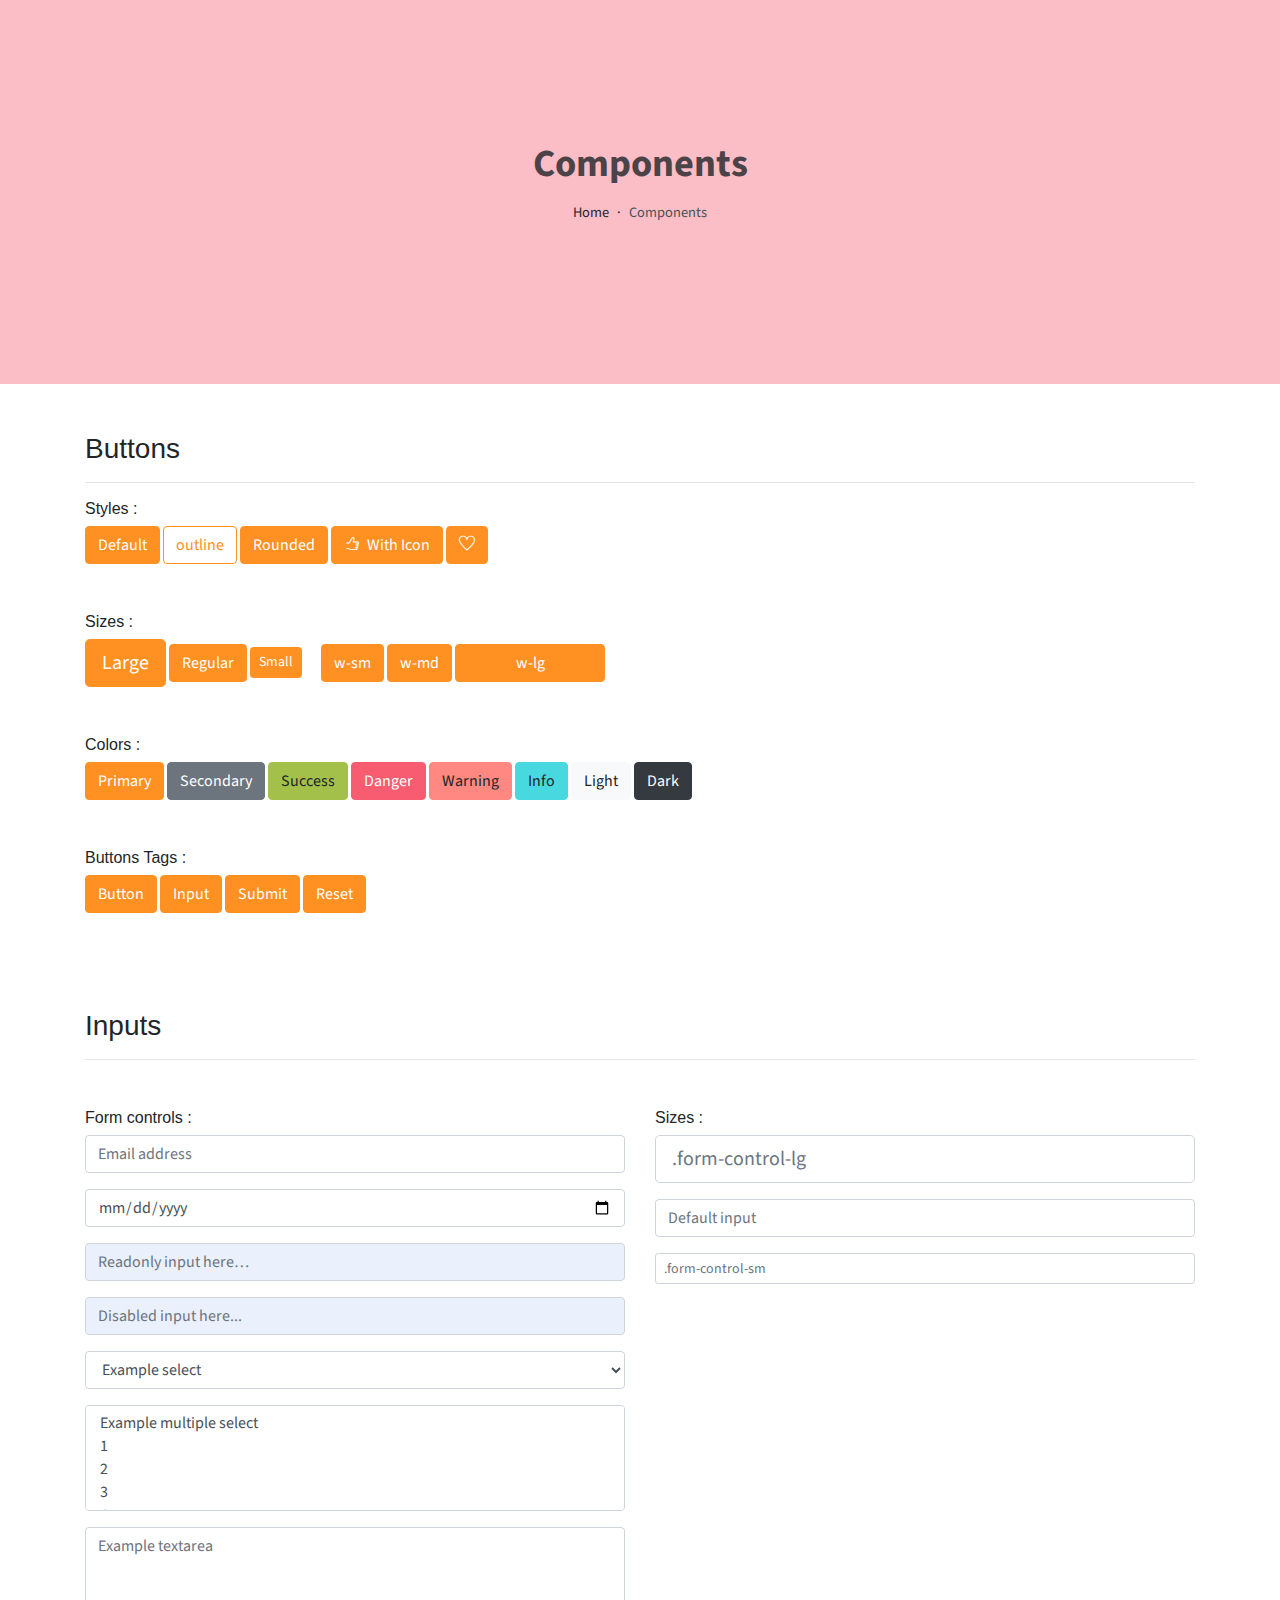
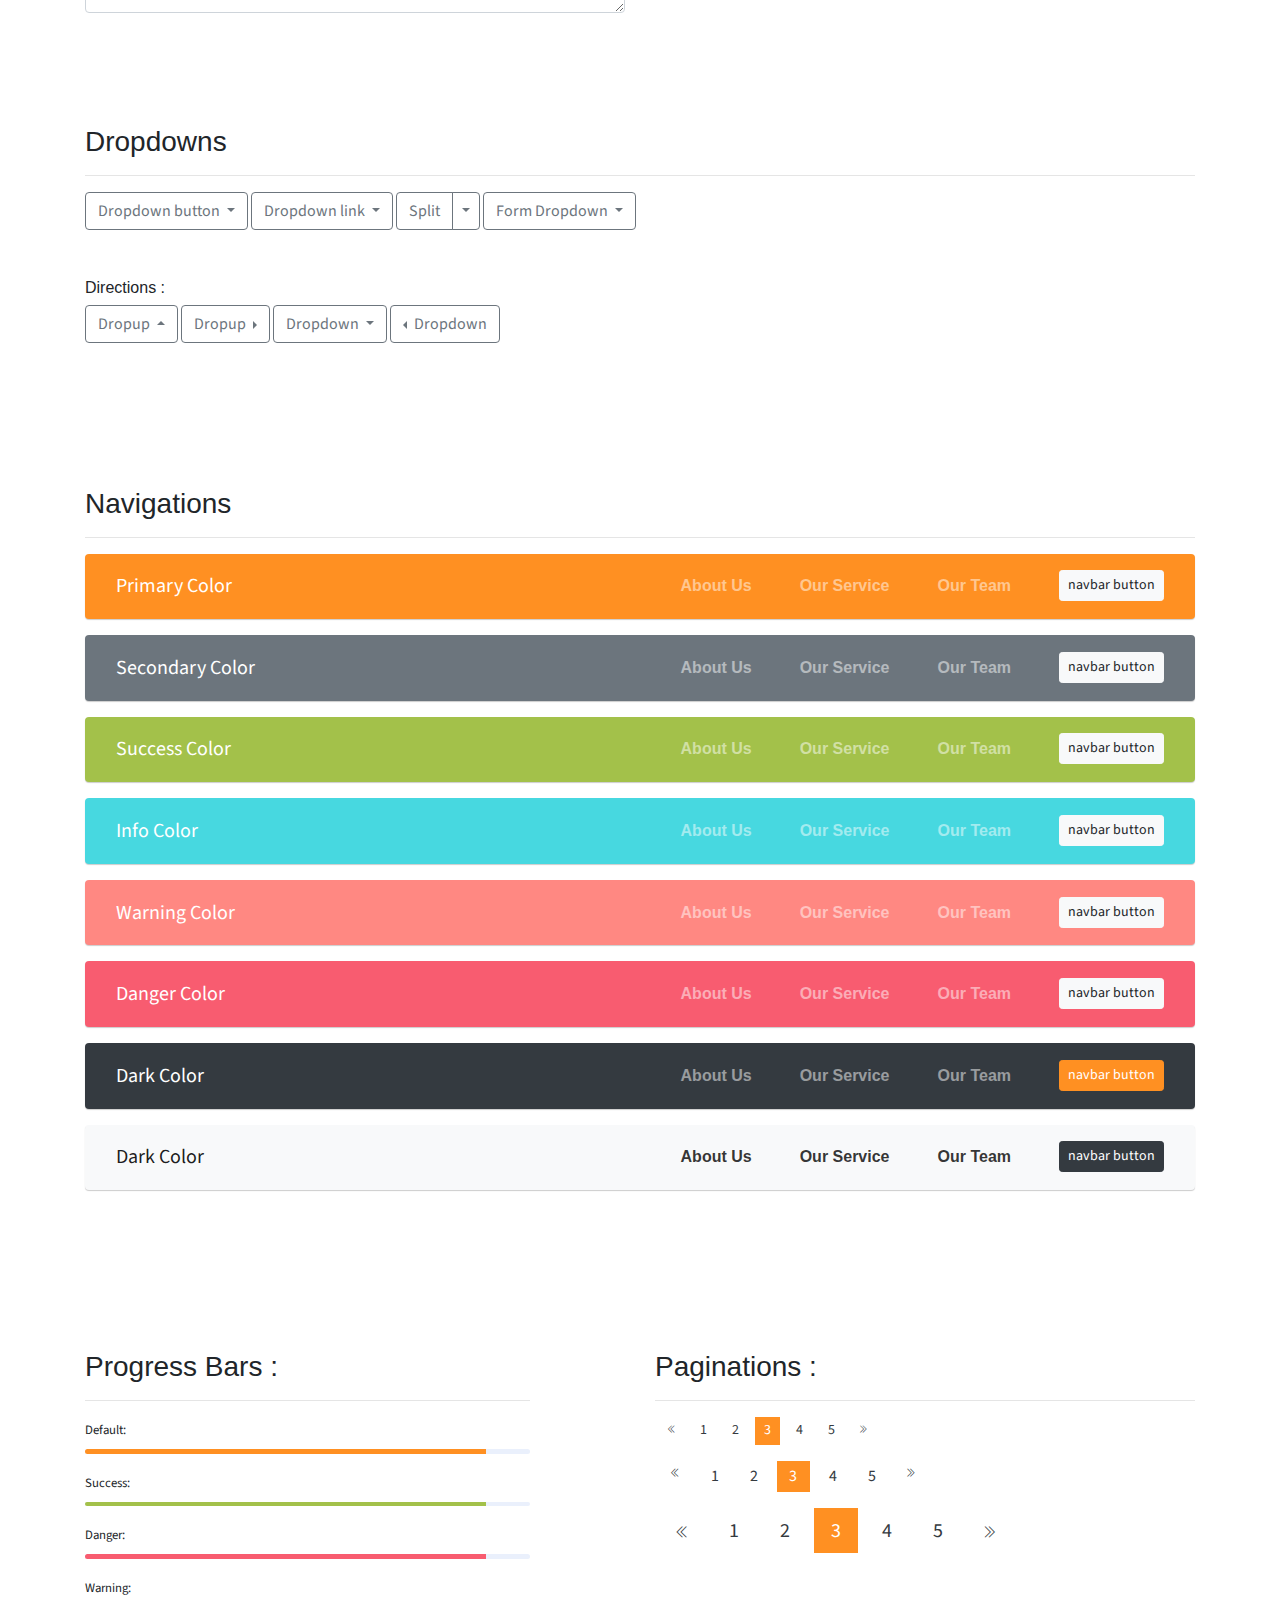
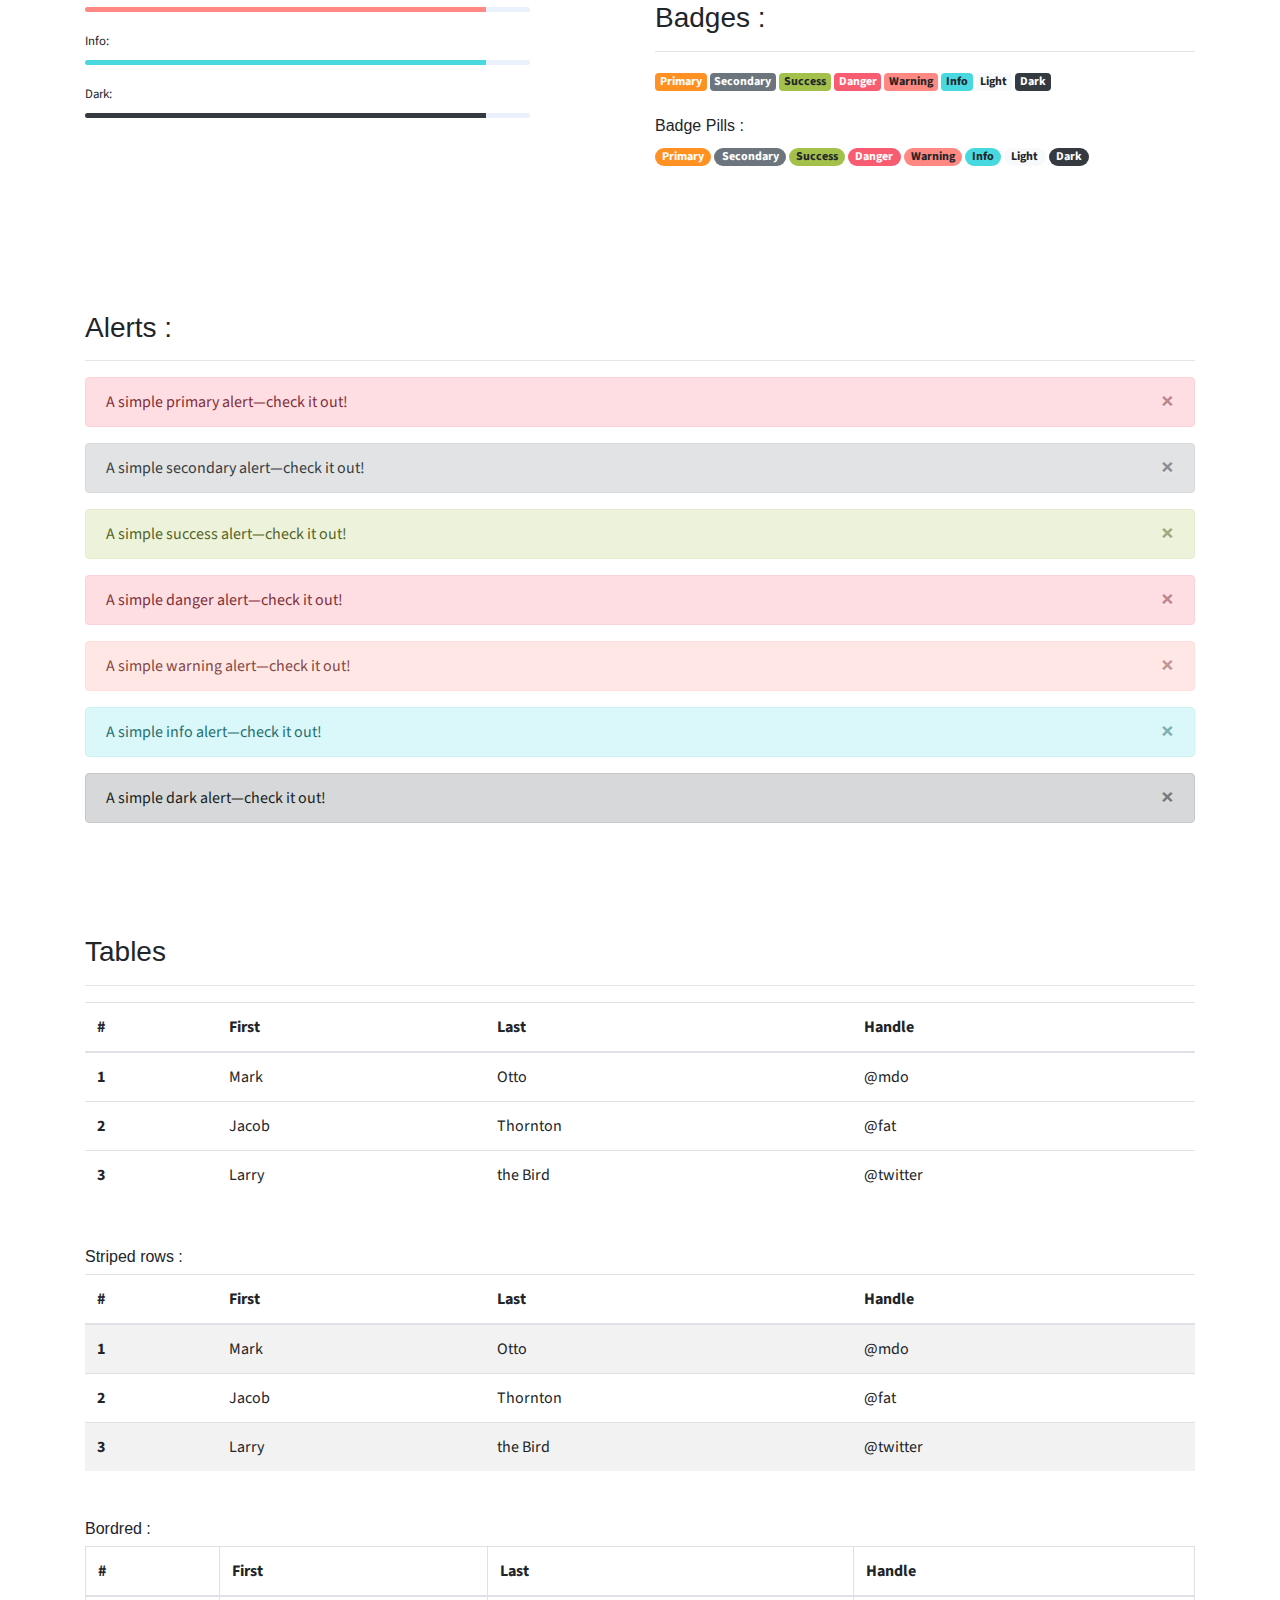
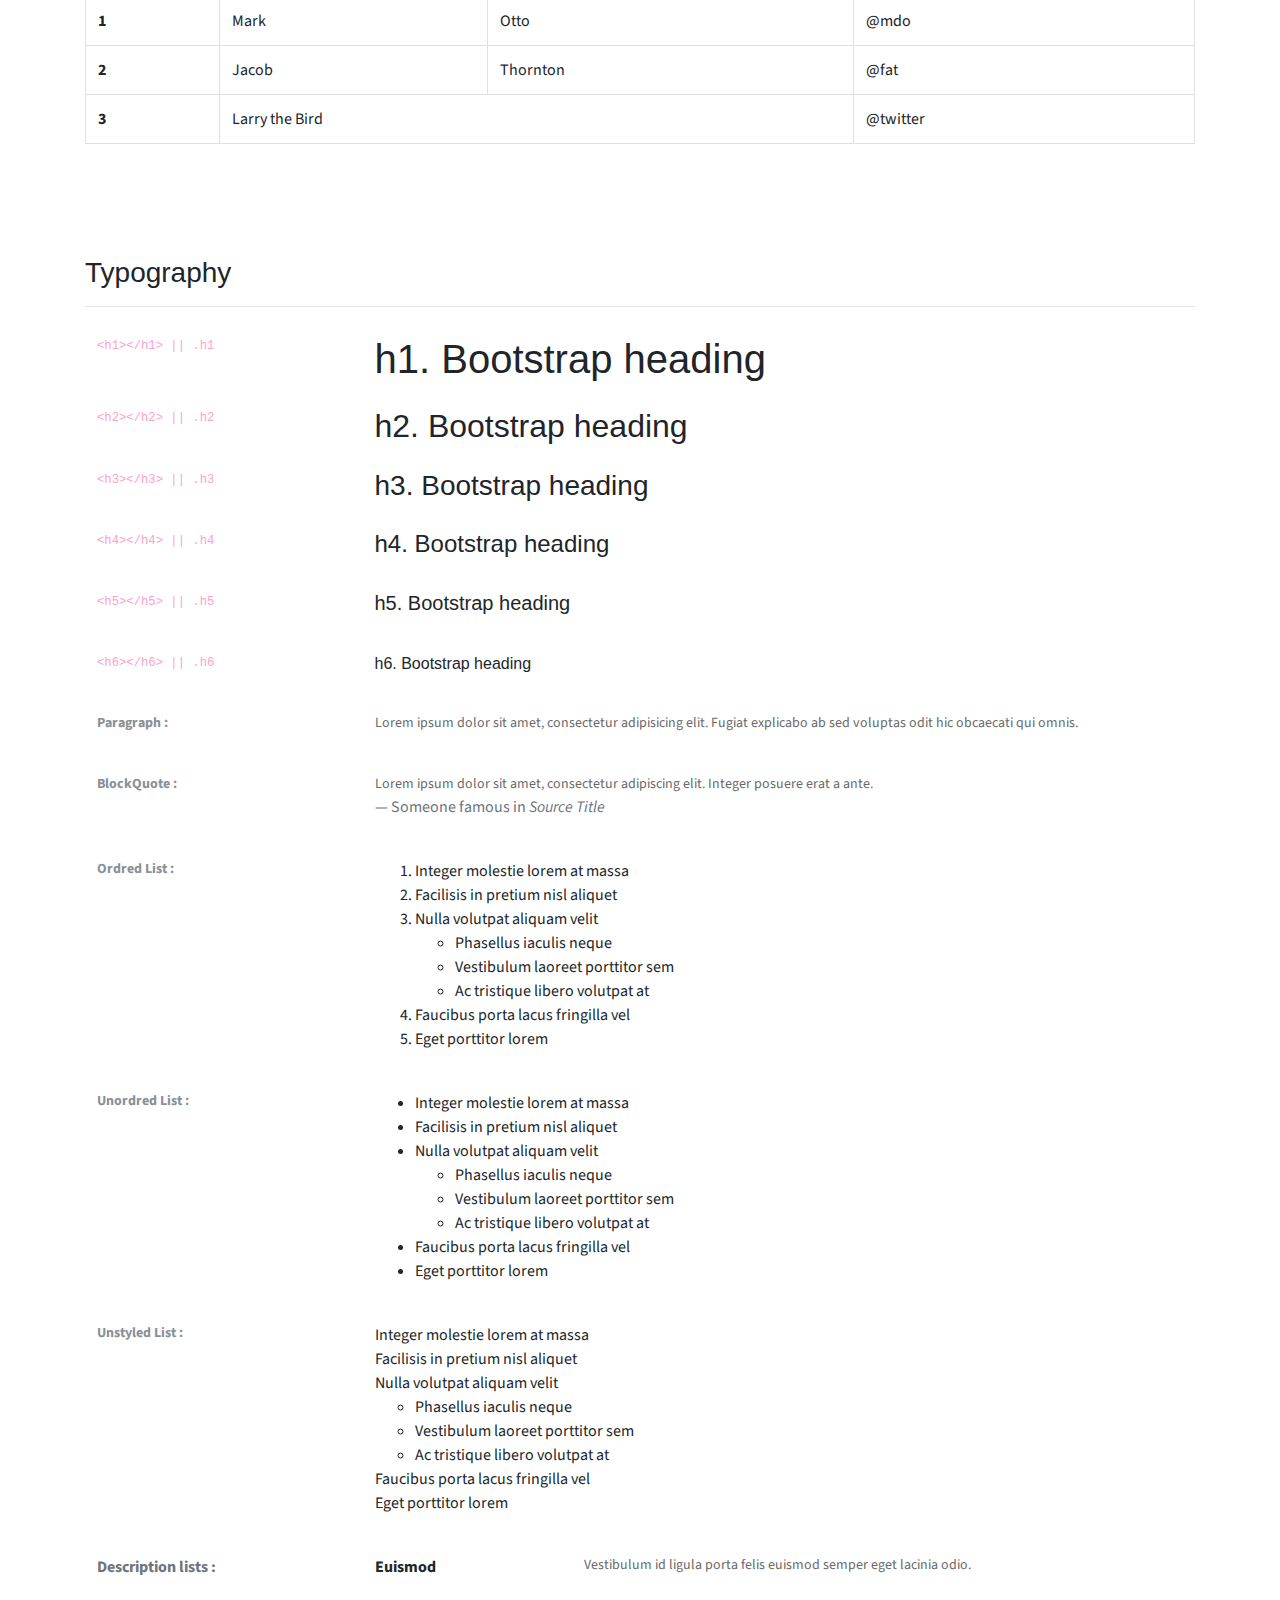
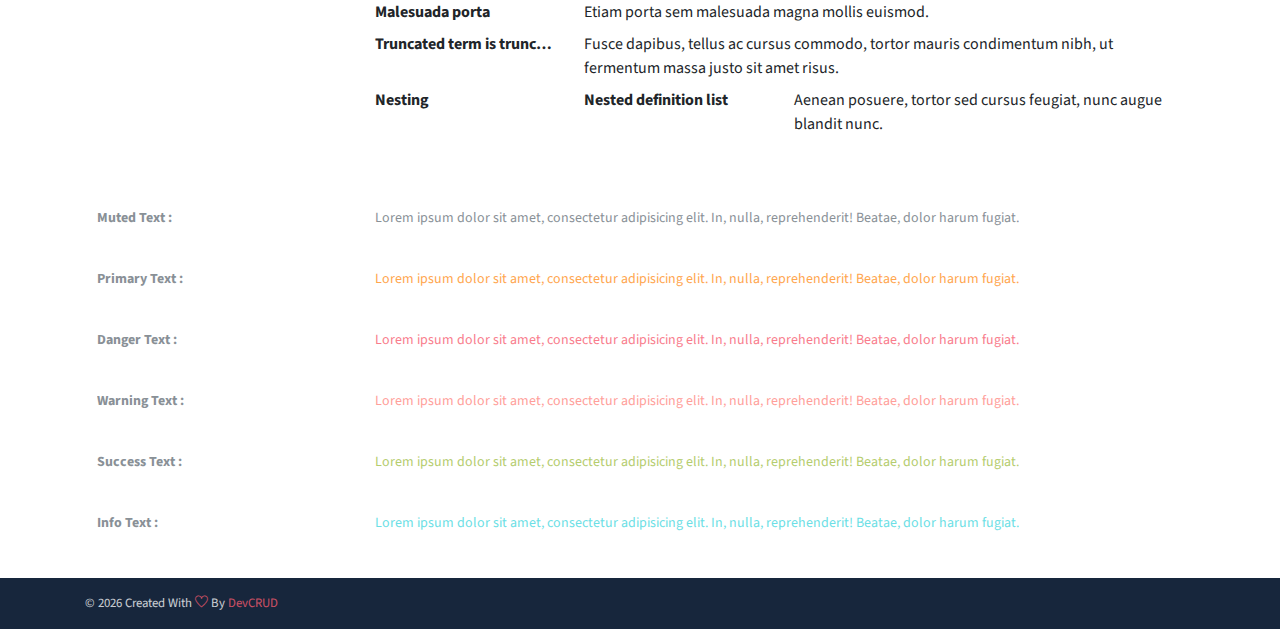
<file: components.html>
<!DOCTYPE html>
<html lang="en">
<head>
	<meta charset="utf-8">
    <meta name="viewport" content="width=device-width, initial-scale=1, shrink-to-fit=no">
    <meta name="description" content="Seu negócio quer crescer? Integre tecnologia, comunicação e desenvolvimento de pessoas. Sou Gabriel, entre em contato para alavancar seus empreendimentos.">
    <meta name="author" content="Devcrud">
    <title>Gabriel Mello | Componentes</title>
   <link rel="icon" href="assets/imgs/favicon.png" type="image/png">
   <!-- font icons -->
   <link rel="stylesheet" href="assets/vendors/themify-icons/css/themify-icons.css">
   <!-- Bootstrap + Steller  -->
   <link rel="stylesheet" href="assets/css/johndoe.css">
</head>
<body>

   <!-- Page Header -->
   <header class="header header-mini"> 
      <div class="header-title">Components</div> 
      <nav aria-label="breadcrumb">
         <ol class="breadcrumb">
            <li class="breadcrumb-item"><a href="/">Home</a></li>
            <li class="breadcrumb-item active" aria-current="page">Components</li>
         </ol>
      </nav>
   </header> <!-- End Of Page Header -->

   <!-- main content -->
   <div class="container">

      <!-- Buttons -->
      <h3 class="mt-5">Buttons</h3>
      <hr>
      <h6 class="section-secondary-title">Styles :</h6>
      <button class="btn btn-primary">Default</button>
      <button class="btn btn-outline-primary">outline</button>
      <button class="btn btn-primary rounded">Rounded</button>
      <button class="btn btn-primary rounded"><i class="ti-thumb-up pr-1"></i> With Icon</button>
      <button class="btn btn-primary circle"><i class="ti-heart"></i></button>

      <h6 class="section-secondary-title mt-5">Sizes :</h6>
      <button class="btn btn-primary btn-lg">Large</button>
      <button class="btn btn-primary ">Regular</button>
      <button class="btn btn-primary btn-sm">Small</button>
      <button class="btn btn-primary w-sm ml-3">w-sm</button>
      <button class="btn btn-primary w-md">w-md</button>
      <button class="btn btn-primary w-lg">w-lg</button>

      <h6 class="section-secondary-title mt-5">Colors :</h6>          
      <button type="button" class="btn btn-primary">Primary</button>
      <button type="button" class="btn btn-secondary">Secondary</button>
      <button type="button" class="btn btn-success">Success</button>
      <button type="button" class="btn btn-danger">Danger</button>
      <button type="button" class="btn btn-warning">Warning</button>
      <button type="button" class="btn btn-info">Info</button>
      <button type="button" class="btn btn-light">Light</button>
      <button type="button" class="btn btn-dark">Dark</button>

      <h6 class="section-secondary-title mt-5">Buttons Tags :</h6>
      <button class="btn btn-primary" type="submit">Button</button>
      <input class="btn btn-primary" type="button" value="Input">
      <input class="btn btn-primary" type="submit" value="Submit">
      <input class="btn btn-primary" type="reset" value="Reset">
      
      <!-- devider -->
      <div class="py-5"></div>

      <!-- Inputs -->
      <h3>Inputs</h3>
      <hr>
      <div class="row mt-5">
         <div class="col-md-6">
            <h6 class="section-secondary-title">Form controls :</h6>        
            <div class="form-group">
               <input type="email" class="form-control" id="exampleFormControlInput1" placeholder="Email address">
            </div>
            <div class="form-group">
               <input type="date" class="form-control" id="exampleFormControlInput1" placeholder="Date">
            </div>
            <div class="form-group">
               <input class="form-control" type="text" placeholder="Readonly input here…" readonly>
            </div>
            <div class="form-group">
               <input class="form-control" id="disabledInput" type="text" placeholder="Disabled input here..." disabled>
            </div>
            <div class="form-group">
               <select class="form-control" id="exampleFormControlSelect1">
                  <option>Example select</option>
                  <option>1</option>
                  <option>2</option>
                  <option>3</option>
                  <option>4</option>
                  <option>5</option>
               </select>
            </div>
            <div class="form-group">
               <select multiple class="form-control" id="exampleFormControlSelect2">
                  <option>Example multiple select</option>
                  <option>1</option>
                  <option>2</option>
                  <option>3</option>
                  <option>4</option>
                  <option>5</option>
               </select>
            </div>
            <div class="form-group">
               <textarea class="form-control" id="exampleFormControlTextarea1" rows="3" placeholder="Example textarea"></textarea>
            </div>
         </div>
         <div class="col-md-6">
            <h6 class="section-secondary-title">Sizes :</h6>    
            <div class="form-group">
               <input class="form-control form-control-lg" type="text" placeholder=".form-control-lg">             
            </div>
            <div class="form-group">
               <input class="form-control" type="text" placeholder="Default input">
            </div>
            <div class="form-group">
               <input class="form-control form-control-sm" type="text" placeholder=".form-control-sm"> 
            </div>
         </div>
      </div> <!-- end of inputs -->   

      <!-- devider -->
      <div class="py-5"></div>             

      <!-- Dropdowns -->
      <h3 class="components-section-title font-weight-normal">Dropdowns</h3>
      <hr>
      <div class="dropdown d-inline-block">
         <button class="btn btn-outline-secondary dropdown-toggle" type="button" id="dropdownMenuButton" data-toggle="dropdown" aria-haspopup="true" aria-expanded="false">
         Dropdown button
         </button>
         <div class="dropdown-menu" aria-labelledby="dropdownMenuButton">
         <a class="dropdown-item" href="#">Action</a>
         <a class="dropdown-item" href="#">Another action</a>
         <a class="dropdown-item" href="#">Something else here</a>
         </div>
      </div>
      <div class="dropdown d-inline-block">
         <a class="btn btn-outline-secondary dropdown-toggle" href="#" role="button" id="dropdownMenuLink" data-toggle="dropdown" aria-haspopup="true" aria-expanded="false">
            Dropdown link
         </a>
         <div class="dropdown-menu" aria-labelledby="dropdownMenuLink">
            <a class="dropdown-item" href="#">Action</a>
            <a class="dropdown-item" href="#">Another action</a>
            <a class="dropdown-item" href="#">Something else here</a>
         </div>
      </div>
      <div class="btn-group">
         <button type="button" class="btn btn-outline-secondary">Split</button>
         <button type="button" class="btn btn-outline-secondary dropdown-toggle dropdown-toggle-split" data-toggle="dropdown" aria-haspopup="true" aria-expanded="false">
         <span class="sr-only">Toggle Dropdown</span>
         </button>
         <div class="dropdown-menu">
            <a class="dropdown-item" href="#">Action</a>
            <a class="dropdown-item" href="#">Another action</a>
            <a class="dropdown-item" href="#">Something else here</a>
            <div class="dropdown-divider"></div>
            <a class="dropdown-item" href="#">Separated link</a>
         </div>
      </div>
      <div class="btn-group">
         <button class="btn btn-outline-secondary dropdown-toggle" type="button" id="dropdownMenuButton" data-toggle="dropdown" aria-haspopup="true" aria-expanded="false">
            Form Dropdown
         </button>
         <div class="dropdown-menu form">
            <form class="px-4 py-3">
               <div class="form-group">
                  <input type="email" class="form-control" id="exampleDropdownFormEmail1" placeholder="email@example.com">
               </div>
               <div class="form-group">
                  <input type="password" class="form-control" id="exampleDropdownFormPassword1" placeholder="Password">
               </div>
               <div class="form-check mb-3">
                  <input type="checkbox" class="form-check-input" id="dropdownCheck">
                  <label class="form-check-label" for="dropdownCheck">
                     Remember me
                  </label>
               </div>
               <button type="submit" class="btn btn-primary btn-block">Sign in</button>
            </form>
            <div class="dropdown-divider"></div>
            <a class="dropdown-item" href="#"><small>New around here? Sign up</small></a>
            <a class="dropdown-item" href="#"><small>Forgot password?</small></a>
         </div>
      </div>       
      <h6 class="section-secondary-title mt-5">Directions :</h6>  
      <div class="btn-group dropup">
         <button type="button" class="btn btn-outline-secondary dropdown-toggle" data-toggle="dropdown" aria-haspopup="true" aria-expanded="false">
            Dropup
         </button>
         <div class="dropdown-menu">
            <a class="dropdown-item" href="#">Action</a>
            <a class="dropdown-item" href="#">Another action</a>
            <a class="dropdown-item" href="#">Something else here</a>
            <div class="dropdown-divider"></div>
            <a class="dropdown-item" href="#">Separated link</a>
         </div>
      </div>
      <div class="btn-group dropright">
         <button type="button" class="btn btn-outline-secondary dropdown-toggle" data-toggle="dropdown" aria-haspopup="true" aria-expanded="false">
            Dropup
         </button>
         <div class="dropdown-menu">
            <a class="dropdown-item" href="#">Action</a>
            <a class="dropdown-item" href="#">Another action</a>
            <a class="dropdown-item" href="#">Something else here</a>
            <div class="dropdown-divider"></div>
            <a class="dropdown-item" href="#">Separated link</a>
         </div>
      </div>
      <div class="btn-group">
         <button type="button" class="btn btn-outline-secondary dropdown-toggle" data-toggle="dropdown" aria-haspopup="true" aria-expanded="false">
            Dropdown
         </button>
         <div class="dropdown-menu">
            <a class="dropdown-item" href="#">Action</a>
            <a class="dropdown-item" href="#">Another action</a>
            <a class="dropdown-item" href="#">Something else here</a>
            <div class="dropdown-divider"></div>
            <a class="dropdown-item" href="#">Separated link</a>
         </div>
      </div>
      <div class="btn-group dropleft">
         <button type="button" class="btn btn-outline-secondary dropdown-toggle" data-toggle="dropdown" aria-haspopup="true" aria-expanded="false">
            Dropdown
         </button>
         <div class="dropdown-menu">
            <a class="dropdown-item" href="#">Action</a>
            <a class="dropdown-item" href="#">Another action</a>
            <a class="dropdown-item" href="#">Something else here</a>
            <div class="dropdown-divider"></div>
            <a class="dropdown-item" href="#">Separated link</a>
         </div>
      </div> <!-- end of Dropdowns -->  

      <!-- devider -->
      <div class="py-5"></div>   

      <!-- navbars -->
      <h3 class="components-section-title font-weight-normal mt-5">Navigations</h3>
      <hr>
      <nav class="navbar navbar-expand-sm navbar-dark bg-primary rounded shadow mb-3">
         <div class="container">
            <a class="navbar-brand" href="#">Primary Color</a>
            <button class="navbar-toggler ml-auto" type="button" data-toggle="collapse" data-target="#navbarSupportedContent" aria-controls="navbarSupportedContent" aria-expanded="false" aria-label="Toggle navigation">
            <span class="navbar-toggler-icon"></span>
            </button>
            <div class="collapse navbar-collapse" id="navbarSupportedContent">
               <ul class="navbar-nav ml-auto"> 
                  <li class="nav-item">
                     <a class="nav-link" href="#about">About Us</a>
                  </li>
                  <li class="nav-item">
                     <a class="nav-link" href="#service">Our Service</a>
                  </li>
                  <li class="nav-item">
                     <a class="nav-link" href="#team">Our Team</a>
                  </li>
                  <li class="nav-item">
                     <a href="#book-table" class="ml-4 mt-1 btn btn-light btn-sm">navbar button</a>
                  </li>
               </ul>                       
            </div>
         </div>
      </nav>
      <nav class="navbar navbar-expand-sm navbar-dark bg-secondary rounded shadow mb-3">
         <div class="container">
            <a class="navbar-brand" href="#">Secondary Color</a>
            <button class="navbar-toggler ml-auto" type="button" data-toggle="collapse" data-target="#navbarSupportedContent" aria-controls="navbarSupportedContent" aria-expanded="false" aria-label="Toggle navigation">
            <span class="navbar-toggler-icon"></span>
            </button>
            <div class="collapse navbar-collapse" id="navbarSupportedContent">
               <ul class="navbar-nav ml-auto"> 
                  <li class="nav-item">
                     <a class="nav-link" href="#about">About Us</a>
                  </li>
                  <li class="nav-item">
                     <a class="nav-link" href="#service">Our Service</a>
                  </li>
                  <li class="nav-item">
                     <a class="nav-link" href="#team">Our Team</a>
                  </li>
                  <li class="nav-item">
                     <a href="#book-table" class="ml-4 mt-1 btn btn-light btn-sm">navbar button</a>
                  </li>
               </ul>                       
            </div>
         </div>
      </nav>
      <nav class="navbar navbar-expand-sm navbar-dark bg-success rounded shadow mb-3">
         <div class="container">
            <a class="navbar-brand" href="#">Success Color</a>
            <button class="navbar-toggler ml-auto" type="button" data-toggle="collapse" data-target="#navbarSupportedContent" aria-controls="navbarSupportedContent" aria-expanded="false" aria-label="Toggle navigation">
            <span class="navbar-toggler-icon"></span>
            </button>
            <div class="collapse navbar-collapse" id="navbarSupportedContent">
               <ul class="navbar-nav ml-auto"> 
                  <li class="nav-item">
                     <a class="nav-link" href="#about">About Us</a>
                  </li>
                  <li class="nav-item">
                     <a class="nav-link" href="#service">Our Service</a>
                  </li>
                  <li class="nav-item">
                     <a class="nav-link" href="#team">Our Team</a>
                  </li>
                  <li class="nav-item">
                     <a href="#book-table" class="ml-4 mt-1 btn btn-light btn-sm">navbar button</a>
                  </li>
               </ul>                       
            </div>
         </div>
      </nav>
      <nav class="navbar navbar-expand-sm navbar-dark bg-info rounded shadow mb-3">
         <div class="container">
            <a class="navbar-brand" href="#">Info Color</a>
            <button class="navbar-toggler ml-auto" type="button" data-toggle="collapse" data-target="#navbarSupportedContent" aria-controls="navbarSupportedContent" aria-expanded="false" aria-label="Toggle navigation">
            <span class="navbar-toggler-icon"></span>
            </button>
            <div class="collapse navbar-collapse" id="navbarSupportedContent">
               <ul class="navbar-nav ml-auto"> 
                  <li class="nav-item">
                     <a class="nav-link" href="#about">About Us</a>
                  </li>
                  <li class="nav-item">
                     <a class="nav-link" href="#service">Our Service</a>
                  </li>
                  <li class="nav-item">
                     <a class="nav-link" href="#team">Our Team</a>
                  </li>
                  <li class="nav-item">
                     <a href="#book-table" class="ml-4 mt-1 btn btn-light btn-sm">navbar button</a>
                  </li>
               </ul>                       
            </div>
         </div>
      </nav>
      <nav class="navbar navbar-expand-sm navbar-dark bg-warning rounded shadow mb-3">
         <div class="container">
            <a class="navbar-brand" href="#">Warning Color</a>
            <button class="navbar-toggler ml-auto" type="button" data-toggle="collapse" data-target="#navbarSupportedContent" aria-controls="navbarSupportedContent" aria-expanded="false" aria-label="Toggle navigation">
            <span class="navbar-toggler-icon"></span>
            </button>
            <div class="collapse navbar-collapse" id="navbarSupportedContent">
               <ul class="navbar-nav ml-auto"> 
                  <li class="nav-item">
                     <a class="nav-link" href="#about">About Us</a>
                  </li>
                  <li class="nav-item">
                     <a class="nav-link" href="#service">Our Service</a>
                  </li>
                  <li class="nav-item">
                     <a class="nav-link" href="#team">Our Team</a>
                  </li>
                  <li class="nav-item">
                     <a href="#book-table" class="ml-4 mt-1 btn btn-light btn-sm">navbar button</a>
                  </li>
               </ul>                       
            </div>
         </div>
      </nav>
      <nav class="navbar navbar-expand-sm navbar-dark bg-danger rounded shadow mb-3">
         <div class="container">
            <a class="navbar-brand" href="#">Danger Color</a>
            <button class="navbar-toggler ml-auto" type="button" data-toggle="collapse" data-target="#navbarSupportedContent" aria-controls="navbarSupportedContent" aria-expanded="false" aria-label="Toggle navigation">
            <span class="navbar-toggler-icon"></span>
            </button>
            <div class="collapse navbar-collapse" id="navbarSupportedContent">
               <ul class="navbar-nav ml-auto"> 
                  <li class="nav-item">
                     <a class="nav-link" href="#about">About Us</a>
                  </li>
                  <li class="nav-item">
                     <a class="nav-link" href="#service">Our Service</a>
                  </li>
                  <li class="nav-item">
                     <a class="nav-link" href="#team">Our Team</a>
                  </li>
                  <li class="nav-item">
                     <a href="#book-table" class="ml-4 mt-1 btn btn-light btn-sm">navbar button</a>
                  </li>
               </ul>                       
            </div>
         </div>
      </nav>
      <nav class="navbar navbar-expand-sm navbar-dark bg-dark rounded shadow mb-3">
         <div class="container">
            <a class="navbar-brand" href="#">Dark Color</a>
            <button class="navbar-toggler ml-auto" type="button" data-toggle="collapse" data-target="#navbarSupportedContent" aria-controls="navbarSupportedContent" aria-expanded="false" aria-label="Toggle navigation">
            <span class="navbar-toggler-icon"></span>
            </button>
            <div class="collapse navbar-collapse" id="navbarSupportedContent">
               <ul class="navbar-nav ml-auto"> 
                  <li class="nav-item">
                     <a class="nav-link" href="#about">About Us</a>
                  </li>
                  <li class="nav-item">
                     <a class="nav-link" href="#service">Our Service</a>
                  </li>
                  <li class="nav-item">
                     <a class="nav-link" href="#team">Our Team</a>
                  </li>
                  <li class="nav-item">
                     <a href="#book-table" class="ml-4 mt-1 btn btn-primary btn-sm">navbar button</a>
                  </li>
               </ul>                       
            </div>
         </div>
      </nav>
      <nav class="navbar navbar-expand-sm navbar-light bg-light rounded shadow mb-3">
         <div class="container">
            <a class="navbar-brand" href="#">Dark Color</a>
            <button class="navbar-toggler ml-auto" type="button" data-toggle="collapse" data-target="#navbarSupportedContent" aria-controls="navbarSupportedContent" aria-expanded="false" aria-label="Toggle navigation">
            <span class="navbar-toggler-icon"></span>
            </button>
            <div class="collapse navbar-collapse" id="navbarSupportedContent">
               <ul class="navbar-nav ml-auto"> 
                  <li class="nav-item">
                     <a class="nav-link" href="#about">About Us</a>
                  </li>
                  <li class="nav-item">
                     <a class="nav-link" href="#service">Our Service</a>
                  </li>
                  <li class="nav-item">
                     <a class="nav-link" href="#team">Our Team</a>
                  </li>
                  <li class="nav-item">
                     <a href="#book-table" class="ml-4 mt-1 btn btn-dark btn-sm">navbar button</a>
                  </li>
               </ul>                       
            </div>
         </div>
      </nav>
      <!-- End of navbars -->

      <!-- devider -->
      <div class="py-5"></div>   
      
      <!-- progress bars -->
      <div class="row justify-content-between">
         <div class="col-md-5">
            <h3 class="components-section-title font-weight-normal mt-5">Progress Bars :</h3>
            <hr>
            <small>Default: </small>
            <div class="progress mt-2 mb-3">
               <div class="progress-bar" role="progressbar" style="width: 90%" aria-valuenow="25" aria-valuemin="0" aria-valuemax="100"></div>
            </div>
            <small>Success:</small>
            <div class="progress mt-2 mb-3">
               <div class="progress-bar bg-success" role="progressbar" style="width: 90%" aria-valuenow="25" aria-valuemin="0" aria-valuemax="100"></div>
            </div>
            <small>Danger:</small>
            <div class="progress mt-2 mb-3">
               <div class="progress-bar bg-danger" role="progressbar" style="width: 90%" aria-valuenow="25" aria-valuemin="0" aria-valuemax="100"></div>
            </div>
            <small>Warning:</small>
            <div class="progress mt-2 mb-3">
               <div class="progress-bar bg-warning" role="progressbar" style="width: 90%" aria-valuenow="25" aria-valuemin="0" aria-valuemax="100"></div>
            </div>
            <small>Info:</small>
            <div class="progress mt-2 mb-3">
               <div class="progress-bar bg-info" role="progressbar" style="width: 90%" aria-valuenow="25" aria-valuemin="0" aria-valuemax="100"></div>
            </div>
            <small>Dark:</small>
            <div class="progress mt-2 mb-3">
               <div class="progress-bar bg-dark" role="progressbar" style="width: 90%" aria-valuenow="25" aria-valuemin="0" aria-valuemax="100"></div>
            </div>
         </div>
         <div class="col-md-6">
            <h3 class="components-section-title font-weight-normal mt-5">Paginations :</h3>
            <hr>
            <nav aria-label="Page navigation example">
               <ul class="pagination pagination-sm">
                  <li class="page-item"><a class="page-link" href="#"><i class="ti-angle-double-left"></i></a></li>
                  <li class="page-item"><a class="page-link" href="#">1</a></li>
                  <li class="page-item"><a class="page-link" href="#">2</a></li>
                  <li class="page-item active"><a class="page-link" href="#">3</a></li>
                  <li class="page-item"><a class="page-link" href="#">4</a></li>
                  <li class="page-item"><a class="page-link" href="#">5</a></li>
                  <li class="page-item"><a class="page-link" href="#"><i class="ti-angle-double-right"></i></a></li>
               </ul>
            </nav>
            <nav aria-label="Page navigation example">
               <ul class="pagination">
               <li class="page-item"><a class="page-link" href="#"><i class="ti-angle-double-left"></i></a></li>
                  <li class="page-item"><a class="page-link" href="#">1</a></li>
                  <li class="page-item"><a class="page-link" href="#">2</a></li>
                  <li class="page-item active"><a class="page-link" href="#">3</a></li>
                  <li class="page-item"><a class="page-link" href="#">4</a></li>
                  <li class="page-item"><a class="page-link" href="#">5</a></li>
                  <li class="page-item"><a class="page-link" href="#"><i class="ti-angle-double-right"></i></a></li>
               </ul>
            </nav>
            <nav aria-label="Page navigation example">
               <ul class="pagination pagination-lg">
                  <li class="page-item"><a class="page-link" href="#"><i class="ti-angle-double-left"></i></a></li>
                  <li class="page-item"><a class="page-link" href="#">1</a></li>
                  <li class="page-item"><a class="page-link" href="#">2</a></li>
                  <li class="page-item active"><a class="page-link" href="#">3</a></li>
                  <li class="page-item"><a class="page-link" href="#">4</a></li>
                  <li class="page-item"><a class="page-link" href="#">5</a></li>
                  <li class="page-item"><a class="page-link" href="#"><i class="ti-angle-double-right"></i></a></li>
               </ul>
            </nav>

            <!-- Badges -->
            <h3 class="components-section-title font-weight-normal mt-5">Badges :</h3>
            <hr>
            <span class="badge badge-primary">Primary</span>
            <span class="badge badge-secondary">Secondary</span>
            <span class="badge badge-success">Success</span>
            <span class="badge badge-danger">Danger</span>
            <span class="badge badge-warning">Warning</span>
            <span class="badge badge-info">Info</span>
            <span class="badge badge-light">Light</span>
            <span class="badge badge-dark">Dark</span>
            <h6 class="section-secondary-title mt-4 mb-2">Badge Pills :</h6>
            <span class="badge badge-pill badge-primary">Primary</span>
            <span class="badge badge-pill badge-secondary">Secondary</span>
            <span class="badge badge-pill badge-success">Success</span>
            <span class="badge badge-pill badge-danger">Danger</span>
            <span class="badge badge-pill badge-warning">Warning</span>
            <span class="badge badge-pill badge-info">Info</span>
            <span class="badge badge-pill badge-light">Light</span>
            <span class="badge badge-pill badge-dark">Dark</span>
         </div>
      </div> <!-- End of Progress bars -->

      <!-- devider -->
      <div class="py-5"></div>  

      <!-- Alerts -->
      <h3 class="components-section-title font-weight-normal mt-5">Alerts :</h3>
      <hr>
      <div class="alert alert-primary alert-dismissible fade show" role="alert">
         A simple primary alert—check it out!
         <button type="button" class="close" data-dismiss="alert" aria-label="Close">
            <span aria-hidden="true">&times;</span>
         </button>
      </div>
      <div class="alert alert-secondary alert-dismissible fade show" role="alert">
         A simple secondary alert—check it out!
         <button type="button" class="close" data-dismiss="alert" aria-label="Close">
            <span aria-hidden="true">&times;</span>
         </button>
      </div>
      <div class="alert alert-success alert-dismissible fade show" role="alert">
         A simple success alert—check it out!
         <button type="button" class="close" data-dismiss="alert" aria-label="Close">
            <span aria-hidden="true">&times;</span>
         </button>
      </div>
      <div class="alert alert-danger alert-dismissible fade show" role="alert">
         A simple danger alert—check it out!
         <button type="button" class="close" data-dismiss="alert" aria-label="Close">
            <span aria-hidden="true">&times;</span>
         </button>
      </div>
      <div class="alert alert-warning alert-dismissible fade show" role="alert">
         A simple warning alert—check it out!
         <button type="button" class="close" data-dismiss="alert" aria-label="Close">
            <span aria-hidden="true">&times;</span>
         </button>
      </div>
      <div class="alert alert-info alert-dismissible fade show" role="alert">
         A simple info alert—check it out!
         <button type="button" class="close" data-dismiss="alert" aria-label="Close">
            <span aria-hidden="true">&times;</span>
         </button>
      </div>
      <div class="alert alert-dark alert-dismissible fade show" role="alert">
         A simple dark alert—check it out!
         <button type="button" class="close" data-dismiss="alert" aria-label="Close">
            <span aria-hidden="true">&times;</span>
         </button>
      </div>
      <!-- end of alerts -->

      <!-- devider -->
      <div class="py-5"></div> 
   
      <!-- tables -->
      <h3 class="components-section-title">Tables</h3>
      <hr>
      <table class="table">
         <thead>
            <tr>
               <th scope="col">#</th>
               <th scope="col">First</th>
               <th scope="col">Last</th>
               <th scope="col">Handle</th>
            </tr>
         </thead>
         <tbody>
            <tr>
               <th scope="row">1</th>
               <td>Mark</td>
               <td>Otto</td>
               <td>@mdo</td>
            </tr>
            <tr>
               <th scope="row">2</th>
               <td>Jacob</td>
               <td>Thornton</td>
               <td>@fat</td>
            </tr>
            <tr>
               <th scope="row">3</th>
               <td>Larry</td>
               <td>the Bird</td>
               <td>@twitter</td>
            </tr>
         </tbody>
      </table>

      <h6 class="section-secondary-title mt-5">Striped rows :</h6>
      <table class="table table-striped">
         <thead>
            <tr>
               <th scope="col">#</th>
               <th scope="col">First</th>
               <th scope="col">Last</th>
               <th scope="col">Handle</th>
            </tr>
         </thead>
         <tbody>
            <tr>
               <th scope="row">1</th>
               <td>Mark</td>
               <td>Otto</td>
               <td>@mdo</td>
            </tr>
            <tr>
               <th scope="row">2</th>
               <td>Jacob</td>
               <td>Thornton</td>
               <td>@fat</td>
            </tr>
            <tr>
               <th scope="row">3</th>
               <td>Larry</td>
               <td>the Bird</td>
               <td>@twitter</td>
            </tr>
         </tbody>
      </table>

      <h6 class="section-secondary-title mt-5">Bordred :</h6>
      <table class="table table-bordered">
         <thead>
            <tr>
               <th scope="col">#</th>
               <th scope="col">First</th>
               <th scope="col">Last</th>
               <th scope="col">Handle</th>
            </tr>
         </thead>
         <tbody>
            <tr>
               <th scope="row">1</th>
               <td>Mark</td>
               <td>Otto</td>
               <td>@mdo</td>
            </tr>
            <tr>
               <th scope="row">2</th>
               <td>Jacob</td>
               <td>Thornton</td>
               <td>@fat</td>
            </tr>
            <tr>
               <th scope="row">3</th>
               <td colspan="2">Larry the Bird</td>
               <td>@twitter</td>
            </tr>
         </tbody>
      </table>
      <!-- end of tables -->

      <!-- devider -->
      <div class="py-5"></div> 

      <!-- typography -->
      <h3 class="components-section-title">Typography</h3>
      <hr>
     
      <table class="table table-borderless v-align-center">
         <tbody>
            <tr>
               <td>
                  <p><code class="highlighter-rouge">&lt;h1&gt;&lt;/h1&gt; || .h1</code></p>
               </td>
               <td class="w-75"><span class="h1">h1. Bootstrap heading</span></td>
            </tr>
            <tr>
               <td>
                  <p><code class="highlighter-rouge">&lt;h2&gt;&lt;/h2&gt; || .h2</code></p>
               </td>
               <td><span class="h2">h2. Bootstrap heading</span></td>
            </tr>
            <tr>
               <td>
                  <p><code class="highlighter-rouge">&lt;h3&gt;&lt;/h3&gt; || .h3</code></p>
               </td>
               <td><span class="h3">h3. Bootstrap heading</span></td>
            </tr>
            <tr>
               <td>
                  <p><code class="highlighter-rouge">&lt;h4&gt;&lt;/h4&gt; || .h4</code></p>
               </td>
               <td><span class="h4">h4. Bootstrap heading</span></td>
            </tr>
            <tr>
               <td>
                  <p><code class="highlighter-rouge">&lt;h5&gt;&lt;/h5&gt; || .h5</code></p>
               </td>
               <td><span class="h5">h5. Bootstrap heading</span></td>
            </tr>
            <tr>
               <td>
                  <p><code class="highlighter-rouge">&lt;h6&gt;&lt;/h6&gt; || .h6</code></p>
               </td>
               <td><span class="h6">h6. Bootstrap heading</span></td>
            </tr>
            <tr>
               <td>
                  <p class="font-weight-bold text-muted">Paragraph :</p>
               </td>
               <td><p>Lorem ipsum dolor sit amet, consectetur adipisicing elit. Fugiat explicabo ab sed voluptas odit hic obcaecati qui omnis.</p></td>
            </tr>
            <tr>
               <td>
                  <p class="font-weight-bold text-muted">BlockQuote :</p>
               </td>
               <td>
                  <blockquote class="blockquote">
                     <p class="mb-0">Lorem ipsum dolor sit amet, consectetur adipiscing elit. Integer posuere erat a ante.</p>
                     <footer class="blockquote-footer">Someone famous in <cite title="Source Title">Source Title</cite></footer>
                  </blockquote>
               </td>
            </tr>

            
            <tr>
               <td><p class="font-weight-bold text-muted">Ordred List :</p></td>
               <td>
                  <ol>
                     <li>Integer molestie lorem at massa</li>
                     <li>Facilisis in pretium nisl aliquet</li>
                     <li>Nulla volutpat aliquam velit
                        <ul>
                           <li>Phasellus iaculis neque</li>
                           <li>Vestibulum laoreet porttitor sem</li>
                           <li>Ac tristique libero volutpat at</li>
                        </ul>
                     </li>
                     <li>Faucibus porta lacus fringilla vel</li>
                     <li>Eget porttitor lorem</li>
                  </ol>
               </td>
            </tr>
            <tr>
               <td><p class="font-weight-bold text-muted">Unordred List :</p></td>
               <td>
                  <ul >
                     <li>Integer molestie lorem at massa</li>
                     <li>Facilisis in pretium nisl aliquet</li>
                     <li>Nulla volutpat aliquam velit
                        <ul>
                           <li>Phasellus iaculis neque</li>
                           <li>Vestibulum laoreet porttitor sem</li>
                           <li>Ac tristique libero volutpat at</li>
                        </ul>
                     </li>
                     <li>Faucibus porta lacus fringilla vel</li>
                     <li>Eget porttitor lorem</li>
                  </ul>
               </td>
            </tr>
            <tr>
               <td><p class="font-weight-bold text-muted">Unstyled List :</p></td>
               <td>
                  <ul class="list-unstyled">
                     <li>Integer molestie lorem at massa</li>
                     <li>Facilisis in pretium nisl aliquet</li>
                     <li>Nulla volutpat aliquam velit
                        <ul>
                           <li>Phasellus iaculis neque</li>
                           <li>Vestibulum laoreet porttitor sem</li>
                           <li>Ac tristique libero volutpat at</li>
                        </ul>
                     </li>
                     <li>Faucibus porta lacus fringilla vel</li>
                     <li>Eget porttitor lorem</li>
                  </ul>
               </td>
            </tr>
            <tr>
               <td class="font-weight-bold text-muted">Description lists : </td>
               <td>
                  <dl class="row">
                     <dt class="col-sm-3">Euismod</dt>
                     <dd class="col-sm-9">
                        <p>Vestibulum id ligula porta felis euismod semper eget lacinia odio.</p>
                     </dd>

                     <dt class="col-sm-3">Malesuada porta</dt>
                     <dd class="col-sm-9">Etiam porta sem malesuada magna mollis euismod.</dd>

                     <dt class="col-sm-3 text-truncate">Truncated term is truncated</dt>
                     <dd class="col-sm-9">Fusce dapibus, tellus ac cursus commodo, tortor mauris condimentum nibh, ut fermentum massa justo sit amet risus.</dd>

                     <dt class="col-sm-3">Nesting</dt>
                     <dd class="col-sm-9">
                        <dl class="row">
                           <dt class="col-sm-4">Nested definition list</dt>
                           <dd class="col-sm-8">Aenean posuere, tortor sed cursus feugiat, nunc augue blandit nunc.</dd>
                        </dl>
                     </dd>
                  </dl>
               </td>
            </tr>
            <tr>
               <td>
                  <p class="font-weight-bold text-muted">Muted Text :</p>
               </td>
               <td>
                  <p class="text-muted">Lorem ipsum dolor sit amet, consectetur adipisicing elit. In, nulla, reprehenderit! Beatae, dolor harum fugiat.</p>
               </td>
            </tr>
            <tr>
               <td>
                  <p class="font-weight-bold text-muted">Primary Text :</p>
               </td>
               <td>
                  <p class="text-primary">Lorem ipsum dolor sit amet, consectetur adipisicing elit. In, nulla, reprehenderit! Beatae, dolor harum fugiat.</p>
               </td>
            </tr>
            <tr>
               <td>
                  <p class="font-weight-bold text-muted">Danger Text :</p>
               </td>
               <td>
                  <p class="text-danger">Lorem ipsum dolor sit amet, consectetur adipisicing elit. In, nulla, reprehenderit! Beatae, dolor harum fugiat.</p>
               </td>
            </tr>
            <tr>
               <td>
                  <p class="font-weight-bold text-muted">Warning Text :</p>
               </td>
               <td>
                  <p class="text-warning">Lorem ipsum dolor sit amet, consectetur adipisicing elit. In, nulla, reprehenderit! Beatae, dolor harum fugiat.</p>
               </td>
            </tr>
            <tr>
               <td>
                  <p class="font-weight-bold text-muted">Success Text :</p>
               </td>
               <td>
                  <p class="text-success">Lorem ipsum dolor sit amet, consectetur adipisicing elit. In, nulla, reprehenderit! Beatae, dolor harum fugiat.</p>
               </td>
            </tr>
            <tr>
               <td>
                  <p class="font-weight-bold text-muted">Info Text :</p>
               </td>
               <td>
                  <p class="text-info">Lorem ipsum dolor sit amet, consectetur adipisicing elit. In, nulla, reprehenderit! Beatae, dolor harum fugiat.</p>
               </td>
            </tr>
         </tbody>
      </table>
   </div>
   <!-- end of typography -->

   <!-- Page Footer -->
   <footer class="footer py-3">
        <div class="container">
            <p class="small mb-0 text-light">
                &copy; <script>document.write(new Date().getFullYear())</script> Created With <i class="ti-heart text-danger"></i> By <a href="http://devcrud.com" target="_blank"><span class="text-danger" title="Bootstrap 4 Themes and Dashboards">DevCRUD</span></a> 
            </p>
        </div>
    </footer>
   <!-- End of Page Footer -->  
   
   <!-- core  -->
   <script src="assets/vendors/jquery/jquery-3.4.1.js"></script>
   <script src="assets/vendors/bootstrap/bootstrap.bundle.js"></script>

</body>
</html>
</file>
<file: assets/vendors/themify-icons/css/themify-icons.css>
@font-face {
	font-family: 'themify';
	src:url("../fonts/themify.eot?-fvbane");
	src:url("../fonts/themify.eot?#iefix-fvbane") format("embedded-opentype"),
		url("../fonts/themify.woff?-fvbane") format("woff"),
		url("../fonts/themify.ttf?-fvbane") format("truetype"),
		url("../fonts/themify.svg?-fvbane#themify") format("svg");
	font-weight: normal;
	font-style: normal;
}

[class^="ti-"], [class*=" ti-"] {
	font-family: 'themify';
	speak: none;
	font-style: normal;
	font-weight: normal;
	font-variant: normal;
	text-transform: none;
	line-height: 1;

	/* Better Font Rendering =========== */
	-webkit-font-smoothing: antialiased;
	-moz-osx-font-smoothing: grayscale;
}

.ti-wand:before {
	content: "\e600";
}
.ti-volume:before {
	content: "\e601";
}
.ti-user:before {
	content: "\e602";
}
.ti-unlock:before {
	content: "\e603";
}
.ti-unlink:before {
	content: "\e604";
}
.ti-trash:before {
	content: "\e605";
}
.ti-thought:before {
	content: "\e606";
}
.ti-target:before {
	content: "\e607";
}
.ti-tag:before {
	content: "\e608";
}
.ti-tablet:before {
	content: "\e609";
}
.ti-star:before {
	content: "\e60a";
}
.ti-spray:before {
	content: "\e60b";
}
.ti-signal:before {
	content: "\e60c";
}
.ti-shopping-cart:before {
	content: "\e60d";
}
.ti-shopping-cart-full:before {
	content: "\e60e";
}
.ti-settings:before {
	content: "\e60f";
}
.ti-search:before {
	content: "\e610";
}
.ti-zoom-in:before {
	content: "\e611";
}
.ti-zoom-out:before {
	content: "\e612";
}
.ti-cut:before {
	content: "\e613";
}
.ti-ruler:before {
	content: "\e614";
}
.ti-ruler-pencil:before {
	content: "\e615";
}
.ti-ruler-alt:before {
	content: "\e616";
}
.ti-bookmark:before {
	content: "\e617";
}
.ti-bookmark-alt:before {
	content: "\e618";
}
.ti-reload:before {
	content: "\e619";
}
.ti-plus:before {
	content: "\e61a";
}
.ti-pin:before {
	content: "\e61b";
}
.ti-pencil:before {
	content: "\e61c";
}
.ti-pencil-alt:before {
	content: "\e61d";
}
.ti-paint-roller:before {
	content: "\e61e";
}
.ti-paint-bucket:before {
	content: "\e61f";
}
.ti-na:before {
	content: "\e620";
}
.ti-mobile:before {
	content: "\e621";
}
.ti-minus:before {
	content: "\e622";
}
.ti-medall:before {
	content: "\e623";
}
.ti-medall-alt:before {
	content: "\e624";
}
.ti-marker:before {
	content: "\e625";
}
.ti-marker-alt:before {
	content: "\e626";
}
.ti-arrow-up:before {
	content: "\e627";
}
.ti-arrow-right:before {
	content: "\e628";
}
.ti-arrow-left:before {
	content: "\e629";
}
.ti-arrow-down:before {
	content: "\e62a";
}
.ti-lock:before {
	content: "\e62b";
}
.ti-location-arrow:before {
	content: "\e62c";
}
.ti-link:before {
	content: "\e62d";
}
.ti-layout:before {
	content: "\e62e";
}
.ti-layers:before {
	content: "\e62f";
}
.ti-layers-alt:before {
	content: "\e630";
}
.ti-key:before {
	content: "\e631";
}
.ti-import:before {
	content: "\e632";
}
.ti-image:before {
	content: "\e633";
}
.ti-heart:before {
	content: "\e634";
}
.ti-heart-broken:before {
	content: "\e635";
}
.ti-hand-stop:before {
	content: "\e636";
}
.ti-hand-open:before {
	content: "\e637";
}
.ti-hand-drag:before {
	content: "\e638";
}
.ti-folder:before {
	content: "\e639";
}
.ti-flag:before {
	content: "\e63a";
}
.ti-flag-alt:before {
	content: "\e63b";
}
.ti-flag-alt-2:before {
	content: "\e63c";
}
.ti-eye:before {
	content: "\e63d";
}
.ti-export:before {
	content: "\e63e";
}
.ti-exchange-vertical:before {
	content: "\e63f";
}
.ti-desktop:before {
	content: "\e640";
}
.ti-cup:before {
	content: "\e641";
}
.ti-crown:before {
	content: "\e642";
}
.ti-comments:before {
	content: "\e643";
}
.ti-comment:before {
	content: "\e644";
}
.ti-comment-alt:before {
	content: "\e645";
}
.ti-close:before {
	content: "\e646";
}
.ti-clip:before {
	content: "\e647";
}
.ti-angle-up:before {
	content: "\e648";
}
.ti-angle-right:before {
	content: "\e649";
}
.ti-angle-left:before {
	content: "\e64a";
}
.ti-angle-down:before {
	content: "\e64b";
}
.ti-check:before {
	content: "\e64c";
}
.ti-check-box:before {
	content: "\e64d";
}
.ti-camera:before {
	content: "\e64e";
}
.ti-announcement:before {
	content: "\e64f";
}
.ti-brush:before {
	content: "\e650";
}
.ti-briefcase:before {
	content: "\e651";
}
.ti-bolt:before {
	content: "\e652";
}
.ti-bolt-alt:before {
	content: "\e653";
}
.ti-blackboard:before {
	content: "\e654";
}
.ti-bag:before {
	content: "\e655";
}
.ti-move:before {
	content: "\e656";
}
.ti-arrows-vertical:before {
	content: "\e657";
}
.ti-arrows-horizontal:before {
	content: "\e658";
}
.ti-fullscreen:before {
	content: "\e659";
}
.ti-arrow-top-right:before {
	content: "\e65a";
}
.ti-arrow-top-left:before {
	content: "\e65b";
}
.ti-arrow-circle-up:before {
	content: "\e65c";
}
.ti-arrow-circle-right:before {
	content: "\e65d";
}
.ti-arrow-circle-left:before {
	content: "\e65e";
}
.ti-arrow-circle-down:before {
	content: "\e65f";
}
.ti-angle-double-up:before {
	content: "\e660";
}
.ti-angle-double-right:before {
	content: "\e661";
}
.ti-angle-double-left:before {
	content: "\e662";
}
.ti-angle-double-down:before {
	content: "\e663";
}
.ti-zip:before {
	content: "\e664";
}
.ti-world:before {
	content: "\e665";
}
.ti-wheelchair:before {
	content: "\e666";
}
.ti-view-list:before {
	content: "\e667";
}
.ti-view-list-alt:before {
	content: "\e668";
}
.ti-view-grid:before {
	content: "\e669";
}
.ti-uppercase:before {
	content: "\e66a";
}
.ti-upload:before {
	content: "\e66b";
}
.ti-underline:before {
	content: "\e66c";
}
.ti-truck:before {
	content: "\e66d";
}
.ti-timer:before {
	content: "\e66e";
}
.ti-ticket:before {
	content: "\e66f";
}
.ti-thumb-up:before {
	content: "\e670";
}
.ti-thumb-down:before {
	content: "\e671";
}
.ti-text:before {
	content: "\e672";
}
.ti-stats-up:before {
	content: "\e673";
}
.ti-stats-down:before {
	content: "\e674";
}
.ti-split-v:before {
	content: "\e675";
}
.ti-split-h:before {
	content: "\e676";
}
.ti-smallcap:before {
	content: "\e677";
}
.ti-shine:before {
	content: "\e678";
}
.ti-shift-right:before {
	content: "\e679";
}
.ti-shift-left:before {
	content: "\e67a";
}
.ti-shield:before {
	content: "\e67b";
}
.ti-notepad:before {
	content: "\e67c";
}
.ti-server:before {
	content: "\e67d";
}
.ti-quote-right:before {
	content: "\e67e";
}
.ti-quote-left:before {
	content: "\e67f";
}
.ti-pulse:before {
	content: "\e680";
}
.ti-printer:before {
	content: "\e681";
}
.ti-power-off:before {
	content: "\e682";
}
.ti-plug:before {
	content: "\e683";
}
.ti-pie-chart:before {
	content: "\e684";
}
.ti-paragraph:before {
	content: "\e685";
}
.ti-panel:before {
	content: "\e686";
}
.ti-package:before {
	content: "\e687";
}
.ti-music:before {
	content: "\e688";
}
.ti-music-alt:before {
	content: "\e689";
}
.ti-mouse:before {
	content: "\e68a";
}
.ti-mouse-alt:before {
	content: "\e68b";
}
.ti-money:before {
	content: "\e68c";
}
.ti-microphone:before {
	content: "\e68d";
}
.ti-menu:before {
	content: "\e68e";
}
.ti-menu-alt:before {
	content: "\e68f";
}
.ti-map:before {
	content: "\e690";
}
.ti-map-alt:before {
	content: "\e691";
}
.ti-loop:before {
	content: "\e692";
}
.ti-location-pin:before {
	content: "\e693";
}
.ti-list:before {
	content: "\e694";
}
.ti-light-bulb:before {
	content: "\e695";
}
.ti-Italic:before {
	content: "\e696";
}
.ti-info:before {
	content: "\e697";
}
.ti-infinite:before {
	content: "\e698";
}
.ti-id-badge:before {
	content: "\e699";
}
.ti-hummer:before {
	content: "\e69a";
}
.ti-home:before {
	content: "\e69b";
}
.ti-help:before {
	content: "\e69c";
}
.ti-headphone:before {
	content: "\e69d";
}
.ti-harddrives:before {
	content: "\e69e";
}
.ti-harddrive:before {
	content: "\e69f";
}
.ti-gift:before {
	content: "\e6a0";
}
.ti-game:before {
	content: "\e6a1";
}
.ti-filter:before {
	content: "\e6a2";
}
.ti-files:before {
	content: "\e6a3";
}
.ti-file:before {
	content: "\e6a4";
}
.ti-eraser:before {
	content: "\e6a5";
}
.ti-envelope:before {
	content: "\e6a6";
}
.ti-download:before {
	content: "\e6a7";
}
.ti-direction:before {
	content: "\e6a8";
}
.ti-direction-alt:before {
	content: "\e6a9";
}
.ti-dashboard:before {
	content: "\e6aa";
}
.ti-control-stop:before {
	content: "\e6ab";
}
.ti-control-shuffle:before {
	content: "\e6ac";
}
.ti-control-play:before {
	content: "\e6ad";
}
.ti-control-pause:before {
	content: "\e6ae";
}
.ti-control-forward:before {
	content: "\e6af";
}
.ti-control-backward:before {
	content: "\e6b0";
}
.ti-cloud:before {
	content: "\e6b1";
}
.ti-cloud-up:before {
	content: "\e6b2";
}
.ti-cloud-down:before {
	content: "\e6b3";
}
.ti-clipboard:before {
	content: "\e6b4";
}
.ti-car:before {
	content: "\e6b5";
}
.ti-calendar:before {
	content: "\e6b6";
}
.ti-book:before {
	content: "\e6b7";
}
.ti-bell:before {
	content: "\e6b8";
}
.ti-basketball:before {
	content: "\e6b9";
}
.ti-bar-chart:before {
	content: "\e6ba";
}
.ti-bar-chart-alt:before {
	content: "\e6bb";
}
.ti-back-right:before {
	content: "\e6bc";
}
.ti-back-left:before {
	content: "\e6bd";
}
.ti-arrows-corner:before {
	content: "\e6be";
}
.ti-archive:before {
	content: "\e6bf";
}
.ti-anchor:before {
	content: "\e6c0";
}
.ti-align-right:before {
	content: "\e6c1";
}
.ti-align-left:before {
	content: "\e6c2";
}
.ti-align-justify:before {
	content: "\e6c3";
}
.ti-align-center:before {
	content: "\e6c4";
}
.ti-alert:before {
	content: "\e6c5";
}
.ti-alarm-clock:before {
	content: "\e6c6";
}
.ti-agenda:before {
	content: "\e6c7";
}
.ti-write:before {
	content: "\e6c8";
}
.ti-window:before {
	content: "\e6c9";
}
.ti-widgetized:before {
	content: "\e6ca";
}
.ti-widget:before {
	content: "\e6cb";
}
.ti-widget-alt:before {
	content: "\e6cc";
}
.ti-wallet:before {
	content: "\e6cd";
}
.ti-video-clapper:before {
	content: "\e6ce";
}
.ti-video-camera:before {
	content: "\e6cf";
}
.ti-vector:before {
	content: "\e6d0";
}
.ti-themify-logo:before {
	content: "\e6d1";
}
.ti-themify-favicon:before {
	content: "\e6d2";
}
.ti-themify-favicon-alt:before {
	content: "\e6d3";
}
.ti-support:before {
	content: "\e6d4";
}
.ti-stamp:before {
	content: "\e6d5";
}
.ti-split-v-alt:before {
	content: "\e6d6";
}
.ti-slice:before {
	content: "\e6d7";
}
.ti-shortcode:before {
	content: "\e6d8";
}
.ti-shift-right-alt:before {
	content: "\e6d9";
}
.ti-shift-left-alt:before {
	content: "\e6da";
}
.ti-ruler-alt-2:before {
	content: "\e6db";
}
.ti-receipt:before {
	content: "\e6dc";
}
.ti-pin2:before {
	content: "\e6dd";
}
.ti-pin-alt:before {
	content: "\e6de";
}
.ti-pencil-alt2:before {
	content: "\e6df";
}
.ti-palette:before {
	content: "\e6e0";
}
.ti-more:before {
	content: "\e6e1";
}
.ti-more-alt:before {
	content: "\e6e2";
}
.ti-microphone-alt:before {
	content: "\e6e3";
}
.ti-magnet:before {
	content: "\e6e4";
}
.ti-line-double:before {
	content: "\e6e5";
}
.ti-line-dotted:before {
	content: "\e6e6";
}
.ti-line-dashed:before {
	content: "\e6e7";
}
.ti-layout-width-full:before {
	content: "\e6e8";
}
.ti-layout-width-default:before {
	content: "\e6e9";
}
.ti-layout-width-default-alt:before {
	content: "\e6ea";
}
.ti-layout-tab:before {
	content: "\e6eb";
}
.ti-layout-tab-window:before {
	content: "\e6ec";
}
.ti-layout-tab-v:before {
	content: "\e6ed";
}
.ti-layout-tab-min:before {
	content: "\e6ee";
}
.ti-layout-slider:before {
	content: "\e6ef";
}
.ti-layout-slider-alt:before {
	content: "\e6f0";
}
.ti-layout-sidebar-right:before {
	content: "\e6f1";
}
.ti-layout-sidebar-none:before {
	content: "\e6f2";
}
.ti-layout-sidebar-left:before {
	content: "\e6f3";
}
.ti-layout-placeholder:before {
	content: "\e6f4";
}
.ti-layout-menu:before {
	content: "\e6f5";
}
.ti-layout-menu-v:before {
	content: "\e6f6";
}
.ti-layout-menu-separated:before {
	content: "\e6f7";
}
.ti-layout-menu-full:before {
	content: "\e6f8";
}
.ti-layout-media-right-alt:before {
	content: "\e6f9";
}
.ti-layout-media-right:before {
	content: "\e6fa";
}
.ti-layout-media-overlay:before {
	content: "\e6fb";
}
.ti-layout-media-overlay-alt:before {
	content: "\e6fc";
}
.ti-layout-media-overlay-alt-2:before {
	content: "\e6fd";
}
.ti-layout-media-left-alt:before {
	content: "\e6fe";
}
.ti-layout-media-left:before {
	content: "\e6ff";
}
.ti-layout-media-center-alt:before {
	content: "\e700";
}
.ti-layout-media-center:before {
	content: "\e701";
}
.ti-layout-list-thumb:before {
	content: "\e702";
}
.ti-layout-list-thumb-alt:before {
	content: "\e703";
}
.ti-layout-list-post:before {
	content: "\e704";
}
.ti-layout-list-large-image:before {
	content: "\e705";
}
.ti-layout-line-solid:before {
	content: "\e706";
}
.ti-layout-grid4:before {
	content: "\e707";
}
.ti-layout-grid3:before {
	content: "\e708";
}
.ti-layout-grid2:before {
	content: "\e709";
}
.ti-layout-grid2-thumb:before {
	content: "\e70a";
}
.ti-layout-cta-right:before {
	content: "\e70b";
}
.ti-layout-cta-left:before {
	content: "\e70c";
}
.ti-layout-cta-center:before {
	content: "\e70d";
}
.ti-layout-cta-btn-right:before {
	content: "\e70e";
}
.ti-layout-cta-btn-left:before {
	content: "\e70f";
}
.ti-layout-column4:before {
	content: "\e710";
}
.ti-layout-column3:before {
	content: "\e711";
}
.ti-layout-column2:before {
	content: "\e712";
}
.ti-layout-accordion-separated:before {
	content: "\e713";
}
.ti-layout-accordion-merged:before {
	content: "\e714";
}
.ti-layout-accordion-list:before {
	content: "\e715";
}
.ti-ink-pen:before {
	content: "\e716";
}
.ti-info-alt:before {
	content: "\e717";
}
.ti-help-alt:before {
	content: "\e718";
}
.ti-headphone-alt:before {
	content: "\e719";
}
.ti-hand-point-up:before {
	content: "\e71a";
}
.ti-hand-point-right:before {
	content: "\e71b";
}
.ti-hand-point-left:before {
	content: "\e71c";
}
.ti-hand-point-down:before {
	content: "\e71d";
}
.ti-gallery:before {
	content: "\e71e";
}
.ti-face-smile:before {
	content: "\e71f";
}
.ti-face-sad:before {
	content: "\e720";
}
.ti-credit-card:before {
	content: "\e721";
}
.ti-control-skip-forward:before {
	content: "\e722";
}
.ti-control-skip-backward:before {
	content: "\e723";
}
.ti-control-record:before {
	content: "\e724";
}
.ti-control-eject:before {
	content: "\e725";
}
.ti-comments-smiley:before {
	content: "\e726";
}
.ti-brush-alt:before {
	content: "\e727";
}
.ti-youtube:before {
	content: "\e728";
}
.ti-vimeo:before {
	content: "\e729";
}
.ti-twitter:before {
	content: "\e72a";
}
.ti-time:before {
	content: "\e72b";
}
.ti-tumblr:before {
	content: "\e72c";
}
.ti-skype:before {
	content: "\e72d";
}
.ti-share:before {
	content: "\e72e";
}
.ti-share-alt:before {
	content: "\e72f";
}
.ti-rocket:before {
	content: "\e730";
}
.ti-pinterest:before {
	content: "\e731";
}
.ti-new-window:before {
	content: "\e732";
}
.ti-microsoft:before {
	content: "\e733";
}
.ti-list-ol:before {
	content: "\e734";
}
.ti-linkedin:before {
	content: "\e735";
}
.ti-layout-sidebar-2:before {
	content: "\e736";
}
.ti-layout-grid4-alt:before {
	content: "\e737";
}
.ti-layout-grid3-alt:before {
	content: "\e738";
}
.ti-layout-grid2-alt:before {
	content: "\e739";
}
.ti-layout-column4-alt:before {
	content: "\e73a";
}
.ti-layout-column3-alt:before {
	content: "\e73b";
}
.ti-layout-column2-alt:before {
	content: "\e73c";
}
.ti-instagram:before {
	content: "\e73d";
}
.ti-google:before {
	content: "\e73e";
}
.ti-github:before {
	content: "\e73f";
}
.ti-flickr:before {
	content: "\e740";
}
.ti-facebook:before {
	content: "\e741";
}
.ti-dropbox:before {
	content: "\e742";
}
.ti-dribbble:before {
	content: "\e743";
}
.ti-apple:before {
	content: "\e744";
}
.ti-android:before {
	content: "\e745";
}
.ti-save:before {
	content: "\e746";
}
.ti-save-alt:before {
	content: "\e747";
}
.ti-yahoo:before {
	content: "\e748";
}
.ti-wordpress:before {
	content: "\e749";
}
.ti-vimeo-alt:before {
	content: "\e74a";
}
.ti-twitter-alt:before {
	content: "\e74b";
}
.ti-tumblr-alt:before {
	content: "\e74c";
}
.ti-trello:before {
	content: "\e74d";
}
.ti-stack-overflow:before {
	content: "\e74e";
}
.ti-soundcloud:before {
	content: "\e74f";
}
.ti-sharethis:before {
	content: "\e750";
}
.ti-sharethis-alt:before {
	content: "\e751";
}
.ti-reddit:before {
	content: "\e752";
}
.ti-pinterest-alt:before {
	content: "\e753";
}
.ti-microsoft-alt:before {
	content: "\e754";
}
.ti-linux:before {
	content: "\e755";
}
.ti-jsfiddle:before {
	content: "\e756";
}
.ti-joomla:before {
	content: "\e757";
}
.ti-html5:before {
	content: "\e758";
}
.ti-flickr-alt:before {
	content: "\e759";
}
.ti-email:before {
	content: "\e75a";
}
.ti-drupal:before {
	content: "\e75b";
}
.ti-dropbox-alt:before {
	content: "\e75c";
}
.ti-css3:before {
	content: "\e75d";
}
.ti-rss:before {
	content: "\e75e";
}
.ti-rss-alt:before {
	content: "\e75f";
}
</file>
<file: assets/css/johndoe.css>
@charset "UTF-8";
/*!
=========================================================
* JohnDoe Landing page
=========================================================

* Copyright: 2019 DevCRUD (https://devcrud.com)
* Licensed: (https://devcrud.com/licenses)
* Coded by www.devcrud.com

=========================================================

* The above copyright notice and this permission notice shall be included in all copies or substantial portions of the Software.
*/
@import url("https://fonts.googleapis.com/css?family=Source+Sans+Pro:200,200i,300,300i,400,400i,600,600i,700,700i,900,900i&display=swap");
:root {
  --blue: #79A9F5;
  --indigo: #C45F90;
  --purple: #A16AE8;
  --pink: #FC8BC0;
  --red: #F85C70;
  --orange: #FF8882;
  --yellow: #FAD02C;
  --green: #A3C14A;
  --teal: #20c997;
  --cyan: #47D8E0;
  --white: #fff;
  --gray: #6c757d;
  --gray-dark: #343a40;
  --primary: #ff9022;
  --secondary: #6c757d;
  --success: #A3C14A;
  --info: #47D8E0;
  --warning: #FF8882;
  --danger: #F85C70;
  --light: #f8f9fa;
  --dark: #343a40;
  --breakpoint-xs: 0;
  --breakpoint-sm: 576px;
  --breakpoint-md: 768px;
  --breakpoint-lg: 992px;
  --breakpoint-xl: 1200px;
  --font-family-sans-serif: "Source Sans Pro", sans-serif;
  --font-family-monospace: SFMono-Regular, Menlo, Monaco, Consolas, "Liberation Mono", "Courier New", monospace;
}

*,
*::before,
*::after {
  box-sizing: border-box;
}

html {
  font-family: sans-serif;
  line-height: 1.15;
  -webkit-text-size-adjust: 100%;
  -webkit-tap-highlight-color: rgba(0, 0, 0, 0);
}

article, aside, figcaption, figure, footer, header, hgroup, main, nav, section {
  display: block;
}

body {
  margin: 0;
  font-family: "Source Sans Pro", sans-serif;
  font-size: 1rem;
  font-weight: 400;
  line-height: 1.5;
  color: #212529;
  text-align: left;
  background-color: #fff;
}

[tabindex="-1"]:focus {
  outline: 0 !important;
}

hr {
  box-sizing: content-box;
  height: 0;
  overflow: visible;
}

h1, h2, h3, h4, h5, h6 {
  margin-top: 0;
  margin-bottom: 0.5rem;
}

p {
  margin-top: 0;
  margin-bottom: 1rem;
}

abbr[title],
abbr[data-original-title] {
  text-decoration: underline;
  -webkit-text-decoration: underline dotted;
          text-decoration: underline dotted;
  cursor: help;
  border-bottom: 0;
  -webkit-text-decoration-skip-ink: none;
          text-decoration-skip-ink: none;
}

address {
  margin-bottom: 1rem;
  font-style: normal;
  line-height: inherit;
}

ol,
ul,
dl {
  margin-top: 0;
  margin-bottom: 1rem;
}

ol ol,
ul ul,
ol ul,
ul ol {
  margin-bottom: 0;
}

dt {
  font-weight: 700;
}

dd {
  margin-bottom: .5rem;
  margin-left: 0;
}

blockquote {
  margin: 0 0 1rem;
}

b,
strong {
  font-weight: bolder;
}

small {
  font-size: 80%;
}

sub,
sup {
  position: relative;
  font-size: 75%;
  line-height: 0;
  vertical-align: baseline;
}

sub {
  bottom: -.25em;
}

sup {
  top: -.5em;
}

a {
  color: #ff9022;
  text-decoration: none;
  background-color: transparent;
}

a:hover {
  color: #f51330;
  text-decoration: none;
}

a:not([href]):not([tabindex]) {
  color: inherit;
  text-decoration: none;
}

a:not([href]):not([tabindex]):hover, a:not([href]):not([tabindex]):focus {
  color: inherit;
  text-decoration: none;
}

a:not([href]):not([tabindex]):focus {
  outline: 0;
}

pre,
code,
kbd,
samp {
  font-family: SFMono-Regular, Menlo, Monaco, Consolas, "Liberation Mono", "Courier New", monospace;
  font-size: 1em;
}

pre {
  margin-top: 0;
  margin-bottom: 1rem;
  overflow: auto;
}

figure {
  margin: 0 0 1rem;
}

img {
  vertical-align: middle;
  border-style: none;
}

svg {
  overflow: hidden;
  vertical-align: middle;
}

table {
  border-collapse: collapse;
}

caption {
  padding-top: 0.75rem;
  padding-bottom: 0.75rem;
  color: #6c757d;
  text-align: left;
  caption-side: bottom;
}

th {
  text-align: inherit;
}

label {
  display: inline-block;
  margin-bottom: 0.5rem;
}

button {
  border-radius: 0;
}

button:focus {
  outline: 1px dotted;
  outline: 5px auto -webkit-focus-ring-color;
}

input,
button,
select,
optgroup,
textarea {
  margin: 0;
  font-family: inherit;
  font-size: inherit;
  line-height: inherit;
}

button,
input {
  overflow: visible;
}

button,
select {
  text-transform: none;
}

select {
  word-wrap: normal;
}

button,
[type="button"],
[type="reset"],
[type="submit"] {
  -webkit-appearance: button;
}

button:not(:disabled),
[type="button"]:not(:disabled),
[type="reset"]:not(:disabled),
[type="submit"]:not(:disabled) {
  cursor: pointer;
}

button::-moz-focus-inner,
[type="button"]::-moz-focus-inner,
[type="reset"]::-moz-focus-inner,
[type="submit"]::-moz-focus-inner {
  padding: 0;
  border-style: none;
}

input[type="radio"],
input[type="checkbox"] {
  box-sizing: border-box;
  padding: 0;
}

input[type="date"],
input[type="time"],
input[type="datetime-local"],
input[type="month"] {
  -webkit-appearance: listbox;
}

textarea {
  overflow: auto;
  resize: vertical;
}

fieldset {
  min-width: 0;
  padding: 0;
  margin: 0;
  border: 0;
}

legend {
  display: block;
  width: 100%;
  max-width: 100%;
  padding: 0;
  margin-bottom: .5rem;
  font-size: 1.5rem;
  line-height: inherit;
  color: inherit;
  white-space: normal;
}

progress {
  vertical-align: baseline;
}

[type="number"]::-webkit-inner-spin-button,
[type="number"]::-webkit-outer-spin-button {
  height: auto;
}

[type="search"] {
  outline-offset: -2px;
  -webkit-appearance: none;
}

[type="search"]::-webkit-search-decoration {
  -webkit-appearance: none;
}

::-webkit-file-upload-button {
  font: inherit;
  -webkit-appearance: button;
}

output {
  display: inline-block;
}

summary {
  display: list-item;
  cursor: pointer;
}

template {
  display: none;
}

[hidden] {
  display: none !important;
}

h1, h2, h3, h4, h5, h6,
.h1, .h2, .h3, .h4, .h5, .h6 {
  margin-bottom: 0.5rem;
  font-family: "Dosis", sans-serif;
  font-weight: 500;
  line-height: 1.2;
}

h1, .h1 {
  font-size: 2.5rem;
}

h2, .h2 {
  font-size: 2rem;
}

h3, .h3 {
  font-size: 1.75rem;
}

h4, .h4 {
  font-size: 1.5rem;
}

h5, .h5 {
  font-size: 1.25rem;
}

h6, .h6 {
  font-size: 1rem;
}

.lead {
  font-size: 1.25rem;
  font-weight: 300;
}

.display-1 {
  font-size: 6rem;
  font-weight: 300;
  line-height: 1.2;
}

.display-2 {
  font-size: 5.5rem;
  font-weight: 300;
  line-height: 1.2;
}

.display-3 {
  font-size: 4.5rem;
  font-weight: 300;
  line-height: 1.2;
}

.display-4 {
  font-size: 3.5rem;
  font-weight: 300;
  line-height: 1.2;
}

hr {
  margin-top: 1rem;
  margin-bottom: 1rem;
  border: 0;
  border-top: 1px solid rgba(0, 0, 0, 0.1);
}

small,
.small {
  font-size: 80%;
  font-weight: 400;
}

mark,
.mark {
  padding: 0.2em;
  background-color: #fcf8e3;
}

.list-unstyled {
  padding-left: 0;
  list-style: none;
}

.list-inline {
  padding-left: 0;
  list-style: none;
}

.list-inline-item {
  display: inline-block;
}

.list-inline-item:not(:last-child) {
  margin-right: 0.5rem;
}

.initialism {
  font-size: 90%;
  text-transform: uppercase;
}

.blockquote {
  margin-bottom: 1rem;
  font-size: 1.25rem;
}

.blockquote-footer {
  display: block;
  font-size: 80%;
  color: #6c757d;
}

.blockquote-footer::before {
  content: "\2014\00A0";
}

.img-fluid {
  max-width: 100%;
  height: auto;
}

.img-thumbnail {
  padding: 0.25rem;
  background-color: #fff;
  border: 1px solid #dee2e6;
  border-radius: 0.25rem;
  max-width: 100%;
  height: auto;
}

.figure {
  display: inline-block;
}

.figure-img {
  margin-bottom: 0.5rem;
  line-height: 1;
}

.figure-caption {
  font-size: 90%;
  color: #6c757d;
}

code {
  font-size: 87.5%;
  color: #FC8BC0;
  word-break: break-word;
}

a > code {
  color: inherit;
}

kbd {
  padding: 0.2rem 0.4rem;
  font-size: 87.5%;
  color: #fff;
  background-color: #212529;
  border-radius: 0.2rem;
}

kbd kbd {
  padding: 0;
  font-size: 100%;
  font-weight: 700;
}

pre {
  display: block;
  font-size: 87.5%;
  color: #212529;
}

pre code {
  font-size: inherit;
  color: inherit;
  word-break: normal;
}

.pre-scrollable {
  max-height: 340px;
  overflow-y: scroll;
}

.container {
  width: 100%;
  padding-right: 15px;
  padding-left: 15px;
  margin-right: auto;
  margin-left: auto;
}

@media (min-width: 576px) {
  .container {
    max-width: 540px;
  }
}

@media (min-width: 768px) {
  .container {
    max-width: 720px;
  }
}

@media (min-width: 992px) {
  .container {
    max-width: 960px;
  }
}

@media (min-width: 1200px) {
  .container {
    max-width: 1140px;
  }
}

.container-fluid {
  width: 100%;
  padding-right: 15px;
  padding-left: 15px;
  margin-right: auto;
  margin-left: auto;
}

.row {
  display: -webkit-box;
  display: -webkit-flex;
  display: -ms-flexbox;
  display: flex;
  -webkit-flex-wrap: wrap;
      -ms-flex-wrap: wrap;
          flex-wrap: wrap;
  margin-right: -15px;
  margin-left: -15px;
}

.no-gutters {
  margin-right: 0;
  margin-left: 0;
}

.no-gutters > .col,
.no-gutters > [class*="col-"] {
  padding-right: 0;
  padding-left: 0;
}

.col-1, .col-2, .col-3, .col-4, .col-5, .col-6, .col-7, .col-8, .col-9, .col-10, .col-11, .col-12, .col,
.col-auto, .col-sm-1, .col-sm-2, .col-sm-3, .col-sm-4, .col-sm-5, .col-sm-6, .col-sm-7, .col-sm-8, .col-sm-9, .col-sm-10, .col-sm-11, .col-sm-12, .col-sm,
.col-sm-auto, .col-md-1, .col-md-2, .col-md-3, .col-md-4, .col-md-5, .col-md-6, .col-md-7, .col-md-8, .col-md-9, .col-md-10, .col-md-11, .col-md-12, .col-md,
.col-md-auto, .col-lg-1, .col-lg-2, .col-lg-3, .col-lg-4, .col-lg-5, .col-lg-6, .col-lg-7, .col-lg-8, .col-lg-9, .col-lg-10, .col-lg-11, .col-lg-12, .col-lg,
.col-lg-auto, .col-xl-1, .col-xl-2, .col-xl-3, .col-xl-4, .col-xl-5, .col-xl-6, .col-xl-7, .col-xl-8, .col-xl-9, .col-xl-10, .col-xl-11, .col-xl-12, .col-xl,
.col-xl-auto {
  position: relative;
  width: 100%;
  padding-right: 15px;
  padding-left: 15px;
}

.col {
  -webkit-flex-basis: 0;
      -ms-flex-preferred-size: 0;
          flex-basis: 0;
  -webkit-box-flex: 1;
  -webkit-flex-grow: 1;
      -ms-flex-positive: 1;
          flex-grow: 1;
  max-width: 100%;
}

.col-auto {
  -webkit-box-flex: 0;
  -webkit-flex: 0 0 auto;
      -ms-flex: 0 0 auto;
          flex: 0 0 auto;
  width: auto;
  max-width: 100%;
}

.col-1 {
  -webkit-box-flex: 0;
  -webkit-flex: 0 0 8.33333%;
      -ms-flex: 0 0 8.33333%;
          flex: 0 0 8.33333%;
  max-width: 8.33333%;
}

.col-2 {
  -webkit-box-flex: 0;
  -webkit-flex: 0 0 16.66667%;
      -ms-flex: 0 0 16.66667%;
          flex: 0 0 16.66667%;
  max-width: 16.66667%;
}

.col-3 {
  -webkit-box-flex: 0;
  -webkit-flex: 0 0 25%;
      -ms-flex: 0 0 25%;
          flex: 0 0 25%;
  max-width: 25%;
}

.col-4 {
  -webkit-box-flex: 0;
  -webkit-flex: 0 0 33.33333%;
      -ms-flex: 0 0 33.33333%;
          flex: 0 0 33.33333%;
  max-width: 33.33333%;
}

.col-5 {
  -webkit-box-flex: 0;
  -webkit-flex: 0 0 41.66667%;
      -ms-flex: 0 0 41.66667%;
          flex: 0 0 41.66667%;
  max-width: 41.66667%;
}

.col-6 {
  -webkit-box-flex: 0;
  -webkit-flex: 0 0 50%;
      -ms-flex: 0 0 50%;
          flex: 0 0 50%;
  max-width: 50%;
}

.col-7 {
  -webkit-box-flex: 0;
  -webkit-flex: 0 0 58.33333%;
      -ms-flex: 0 0 58.33333%;
          flex: 0 0 58.33333%;
  max-width: 58.33333%;
}

.col-8 {
  -webkit-box-flex: 0;
  -webkit-flex: 0 0 66.66667%;
      -ms-flex: 0 0 66.66667%;
          flex: 0 0 66.66667%;
  max-width: 66.66667%;
}

.col-9 {
  -webkit-box-flex: 0;
  -webkit-flex: 0 0 75%;
      -ms-flex: 0 0 75%;
          flex: 0 0 75%;
  max-width: 75%;
}

.col-10 {
  -webkit-box-flex: 0;
  -webkit-flex: 0 0 83.33333%;
      -ms-flex: 0 0 83.33333%;
          flex: 0 0 83.33333%;
  max-width: 83.33333%;
}

.col-11 {
  -webkit-box-flex: 0;
  -webkit-flex: 0 0 91.66667%;
      -ms-flex: 0 0 91.66667%;
          flex: 0 0 91.66667%;
  max-width: 91.66667%;
}

.col-12 {
  -webkit-box-flex: 0;
  -webkit-flex: 0 0 100%;
      -ms-flex: 0 0 100%;
          flex: 0 0 100%;
  max-width: 100%;
}

.order-first {
  -webkit-box-ordinal-group: 0;
  -webkit-order: -1;
      -ms-flex-order: -1;
          order: -1;
}

.order-last {
  -webkit-box-ordinal-group: 14;
  -webkit-order: 13;
      -ms-flex-order: 13;
          order: 13;
}

.order-0 {
  -webkit-box-ordinal-group: 1;
  -webkit-order: 0;
      -ms-flex-order: 0;
          order: 0;
}

.order-1 {
  -webkit-box-ordinal-group: 2;
  -webkit-order: 1;
      -ms-flex-order: 1;
          order: 1;
}

.order-2 {
  -webkit-box-ordinal-group: 3;
  -webkit-order: 2;
      -ms-flex-order: 2;
          order: 2;
}

.order-3 {
  -webkit-box-ordinal-group: 4;
  -webkit-order: 3;
      -ms-flex-order: 3;
          order: 3;
}

.order-4 {
  -webkit-box-ordinal-group: 5;
  -webkit-order: 4;
      -ms-flex-order: 4;
          order: 4;
}

.order-5 {
  -webkit-box-ordinal-group: 6;
  -webkit-order: 5;
      -ms-flex-order: 5;
          order: 5;
}

.order-6 {
  -webkit-box-ordinal-group: 7;
  -webkit-order: 6;
      -ms-flex-order: 6;
          order: 6;
}

.order-7 {
  -webkit-box-ordinal-group: 8;
  -webkit-order: 7;
      -ms-flex-order: 7;
          order: 7;
}

.order-8 {
  -webkit-box-ordinal-group: 9;
  -webkit-order: 8;
      -ms-flex-order: 8;
          order: 8;
}

.order-9 {
  -webkit-box-ordinal-group: 10;
  -webkit-order: 9;
      -ms-flex-order: 9;
          order: 9;
}

.order-10 {
  -webkit-box-ordinal-group: 11;
  -webkit-order: 10;
      -ms-flex-order: 10;
          order: 10;
}

.order-11 {
  -webkit-box-ordinal-group: 12;
  -webkit-order: 11;
      -ms-flex-order: 11;
          order: 11;
}

.order-12 {
  -webkit-box-ordinal-group: 13;
  -webkit-order: 12;
      -ms-flex-order: 12;
          order: 12;
}

.offset-1 {
  margin-left: 8.33333%;
}

.offset-2 {
  margin-left: 16.66667%;
}

.offset-3 {
  margin-left: 25%;
}

.offset-4 {
  margin-left: 33.33333%;
}

.offset-5 {
  margin-left: 41.66667%;
}

.offset-6 {
  margin-left: 50%;
}

.offset-7 {
  margin-left: 58.33333%;
}

.offset-8 {
  margin-left: 66.66667%;
}

.offset-9 {
  margin-left: 75%;
}

.offset-10 {
  margin-left: 83.33333%;
}

.offset-11 {
  margin-left: 91.66667%;
}

@media (min-width: 576px) {
  .col-sm {
    -webkit-flex-basis: 0;
        -ms-flex-preferred-size: 0;
            flex-basis: 0;
    -webkit-box-flex: 1;
    -webkit-flex-grow: 1;
        -ms-flex-positive: 1;
            flex-grow: 1;
    max-width: 100%;
  }
  .col-sm-auto {
    -webkit-box-flex: 0;
    -webkit-flex: 0 0 auto;
        -ms-flex: 0 0 auto;
            flex: 0 0 auto;
    width: auto;
    max-width: 100%;
  }
  .col-sm-1 {
    -webkit-box-flex: 0;
    -webkit-flex: 0 0 8.33333%;
        -ms-flex: 0 0 8.33333%;
            flex: 0 0 8.33333%;
    max-width: 8.33333%;
  }
  .col-sm-2 {
    -webkit-box-flex: 0;
    -webkit-flex: 0 0 16.66667%;
        -ms-flex: 0 0 16.66667%;
            flex: 0 0 16.66667%;
    max-width: 16.66667%;
  }
  .col-sm-3 {
    -webkit-box-flex: 0;
    -webkit-flex: 0 0 25%;
        -ms-flex: 0 0 25%;
            flex: 0 0 25%;
    max-width: 25%;
  }
  .col-sm-4 {
    -webkit-box-flex: 0;
    -webkit-flex: 0 0 33.33333%;
        -ms-flex: 0 0 33.33333%;
            flex: 0 0 33.33333%;
    max-width: 33.33333%;
  }
  .col-sm-5 {
    -webkit-box-flex: 0;
    -webkit-flex: 0 0 41.66667%;
        -ms-flex: 0 0 41.66667%;
            flex: 0 0 41.66667%;
    max-width: 41.66667%;
  }
  .col-sm-6 {
    -webkit-box-flex: 0;
    -webkit-flex: 0 0 50%;
        -ms-flex: 0 0 50%;
            flex: 0 0 50%;
    max-width: 50%;
  }
  .col-sm-7 {
    -webkit-box-flex: 0;
    -webkit-flex: 0 0 58.33333%;
        -ms-flex: 0 0 58.33333%;
            flex: 0 0 58.33333%;
    max-width: 58.33333%;
  }
  .col-sm-8 {
    -webkit-box-flex: 0;
    -webkit-flex: 0 0 66.66667%;
        -ms-flex: 0 0 66.66667%;
            flex: 0 0 66.66667%;
    max-width: 66.66667%;
  }
  .col-sm-9 {
    -webkit-box-flex: 0;
    -webkit-flex: 0 0 75%;
        -ms-flex: 0 0 75%;
            flex: 0 0 75%;
    max-width: 75%;
  }
  .col-sm-10 {
    -webkit-box-flex: 0;
    -webkit-flex: 0 0 83.33333%;
        -ms-flex: 0 0 83.33333%;
            flex: 0 0 83.33333%;
    max-width: 83.33333%;
  }
  .col-sm-11 {
    -webkit-box-flex: 0;
    -webkit-flex: 0 0 91.66667%;
        -ms-flex: 0 0 91.66667%;
            flex: 0 0 91.66667%;
    max-width: 91.66667%;
  }
  .col-sm-12 {
    -webkit-box-flex: 0;
    -webkit-flex: 0 0 100%;
        -ms-flex: 0 0 100%;
            flex: 0 0 100%;
    max-width: 100%;
  }
  .order-sm-first {
    -webkit-box-ordinal-group: 0;
    -webkit-order: -1;
        -ms-flex-order: -1;
            order: -1;
  }
  .order-sm-last {
    -webkit-box-ordinal-group: 14;
    -webkit-order: 13;
        -ms-flex-order: 13;
            order: 13;
  }
  .order-sm-0 {
    -webkit-box-ordinal-group: 1;
    -webkit-order: 0;
        -ms-flex-order: 0;
            order: 0;
  }
  .order-sm-1 {
    -webkit-box-ordinal-group: 2;
    -webkit-order: 1;
        -ms-flex-order: 1;
            order: 1;
  }
  .order-sm-2 {
    -webkit-box-ordinal-group: 3;
    -webkit-order: 2;
        -ms-flex-order: 2;
            order: 2;
  }
  .order-sm-3 {
    -webkit-box-ordinal-group: 4;
    -webkit-order: 3;
        -ms-flex-order: 3;
            order: 3;
  }
  .order-sm-4 {
    -webkit-box-ordinal-group: 5;
    -webkit-order: 4;
        -ms-flex-order: 4;
            order: 4;
  }
  .order-sm-5 {
    -webkit-box-ordinal-group: 6;
    -webkit-order: 5;
        -ms-flex-order: 5;
            order: 5;
  }
  .order-sm-6 {
    -webkit-box-ordinal-group: 7;
    -webkit-order: 6;
        -ms-flex-order: 6;
            order: 6;
  }
  .order-sm-7 {
    -webkit-box-ordinal-group: 8;
    -webkit-order: 7;
        -ms-flex-order: 7;
            order: 7;
  }
  .order-sm-8 {
    -webkit-box-ordinal-group: 9;
    -webkit-order: 8;
        -ms-flex-order: 8;
            order: 8;
  }
  .order-sm-9 {
    -webkit-box-ordinal-group: 10;
    -webkit-order: 9;
        -ms-flex-order: 9;
            order: 9;
  }
  .order-sm-10 {
    -webkit-box-ordinal-group: 11;
    -webkit-order: 10;
        -ms-flex-order: 10;
            order: 10;
  }
  .order-sm-11 {
    -webkit-box-ordinal-group: 12;
    -webkit-order: 11;
        -ms-flex-order: 11;
            order: 11;
  }
  .order-sm-12 {
    -webkit-box-ordinal-group: 13;
    -webkit-order: 12;
        -ms-flex-order: 12;
            order: 12;
  }
  .offset-sm-0 {
    margin-left: 0;
  }
  .offset-sm-1 {
    margin-left: 8.33333%;
  }
  .offset-sm-2 {
    margin-left: 16.66667%;
  }
  .offset-sm-3 {
    margin-left: 25%;
  }
  .offset-sm-4 {
    margin-left: 33.33333%;
  }
  .offset-sm-5 {
    margin-left: 41.66667%;
  }
  .offset-sm-6 {
    margin-left: 50%;
  }
  .offset-sm-7 {
    margin-left: 58.33333%;
  }
  .offset-sm-8 {
    margin-left: 66.66667%;
  }
  .offset-sm-9 {
    margin-left: 75%;
  }
  .offset-sm-10 {
    margin-left: 83.33333%;
  }
  .offset-sm-11 {
    margin-left: 91.66667%;
  }
}

@media (min-width: 768px) {
  .col-md {
    -webkit-flex-basis: 0;
        -ms-flex-preferred-size: 0;
            flex-basis: 0;
    -webkit-box-flex: 1;
    -webkit-flex-grow: 1;
        -ms-flex-positive: 1;
            flex-grow: 1;
    max-width: 100%;
  }
  .col-md-auto {
    -webkit-box-flex: 0;
    -webkit-flex: 0 0 auto;
        -ms-flex: 0 0 auto;
            flex: 0 0 auto;
    width: auto;
    max-width: 100%;
  }
  .col-md-1 {
    -webkit-box-flex: 0;
    -webkit-flex: 0 0 8.33333%;
        -ms-flex: 0 0 8.33333%;
            flex: 0 0 8.33333%;
    max-width: 8.33333%;
  }
  .col-md-2 {
    -webkit-box-flex: 0;
    -webkit-flex: 0 0 16.66667%;
        -ms-flex: 0 0 16.66667%;
            flex: 0 0 16.66667%;
    max-width: 16.66667%;
  }
  .col-md-3 {
    -webkit-box-flex: 0;
    -webkit-flex: 0 0 25%;
        -ms-flex: 0 0 25%;
            flex: 0 0 25%;
    max-width: 25%;
  }
  .col-md-4 {
    -webkit-box-flex: 0;
    -webkit-flex: 0 0 33.33333%;
        -ms-flex: 0 0 33.33333%;
            flex: 0 0 33.33333%;
    max-width: 33.33333%;
  }
  .col-md-5 {
    -webkit-box-flex: 0;
    -webkit-flex: 0 0 41.66667%;
        -ms-flex: 0 0 41.66667%;
            flex: 0 0 41.66667%;
    max-width: 41.66667%;
  }
  .col-md-6 {
    -webkit-box-flex: 0;
    -webkit-flex: 0 0 50%;
        -ms-flex: 0 0 50%;
            flex: 0 0 50%;
    max-width: 50%;
  }
  .col-md-7 {
    -webkit-box-flex: 0;
    -webkit-flex: 0 0 58.33333%;
        -ms-flex: 0 0 58.33333%;
            flex: 0 0 58.33333%;
    max-width: 58.33333%;
  }
  .col-md-8 {
    -webkit-box-flex: 0;
    -webkit-flex: 0 0 66.66667%;
        -ms-flex: 0 0 66.66667%;
            flex: 0 0 66.66667%;
    max-width: 66.66667%;
  }
  .col-md-9 {
    -webkit-box-flex: 0;
    -webkit-flex: 0 0 75%;
        -ms-flex: 0 0 75%;
            flex: 0 0 75%;
    max-width: 75%;
  }
  .col-md-10 {
    -webkit-box-flex: 0;
    -webkit-flex: 0 0 83.33333%;
        -ms-flex: 0 0 83.33333%;
            flex: 0 0 83.33333%;
    max-width: 83.33333%;
  }
  .col-md-11 {
    -webkit-box-flex: 0;
    -webkit-flex: 0 0 91.66667%;
        -ms-flex: 0 0 91.66667%;
            flex: 0 0 91.66667%;
    max-width: 91.66667%;
  }
  .col-md-12 {
    -webkit-box-flex: 0;
    -webkit-flex: 0 0 100%;
        -ms-flex: 0 0 100%;
            flex: 0 0 100%;
    max-width: 100%;
  }
  .order-md-first {
    -webkit-box-ordinal-group: 0;
    -webkit-order: -1;
        -ms-flex-order: -1;
            order: -1;
  }
  .order-md-last {
    -webkit-box-ordinal-group: 14;
    -webkit-order: 13;
        -ms-flex-order: 13;
            order: 13;
  }
  .order-md-0 {
    -webkit-box-ordinal-group: 1;
    -webkit-order: 0;
        -ms-flex-order: 0;
            order: 0;
  }
  .order-md-1 {
    -webkit-box-ordinal-group: 2;
    -webkit-order: 1;
        -ms-flex-order: 1;
            order: 1;
  }
  .order-md-2 {
    -webkit-box-ordinal-group: 3;
    -webkit-order: 2;
        -ms-flex-order: 2;
            order: 2;
  }
  .order-md-3 {
    -webkit-box-ordinal-group: 4;
    -webkit-order: 3;
        -ms-flex-order: 3;
            order: 3;
  }
  .order-md-4 {
    -webkit-box-ordinal-group: 5;
    -webkit-order: 4;
        -ms-flex-order: 4;
            order: 4;
  }
  .order-md-5 {
    -webkit-box-ordinal-group: 6;
    -webkit-order: 5;
        -ms-flex-order: 5;
            order: 5;
  }
  .order-md-6 {
    -webkit-box-ordinal-group: 7;
    -webkit-order: 6;
        -ms-flex-order: 6;
            order: 6;
  }
  .order-md-7 {
    -webkit-box-ordinal-group: 8;
    -webkit-order: 7;
        -ms-flex-order: 7;
            order: 7;
  }
  .order-md-8 {
    -webkit-box-ordinal-group: 9;
    -webkit-order: 8;
        -ms-flex-order: 8;
            order: 8;
  }
  .order-md-9 {
    -webkit-box-ordinal-group: 10;
    -webkit-order: 9;
        -ms-flex-order: 9;
            order: 9;
  }
  .order-md-10 {
    -webkit-box-ordinal-group: 11;
    -webkit-order: 10;
        -ms-flex-order: 10;
            order: 10;
  }
  .order-md-11 {
    -webkit-box-ordinal-group: 12;
    -webkit-order: 11;
        -ms-flex-order: 11;
            order: 11;
  }
  .order-md-12 {
    -webkit-box-ordinal-group: 13;
    -webkit-order: 12;
        -ms-flex-order: 12;
            order: 12;
  }
  .offset-md-0 {
    margin-left: 0;
  }
  .offset-md-1 {
    margin-left: 8.33333%;
  }
  .offset-md-2 {
    margin-left: 16.66667%;
  }
  .offset-md-3 {
    margin-left: 25%;
  }
  .offset-md-4 {
    margin-left: 33.33333%;
  }
  .offset-md-5 {
    margin-left: 41.66667%;
  }
  .offset-md-6 {
    margin-left: 50%;
  }
  .offset-md-7 {
    margin-left: 58.33333%;
  }
  .offset-md-8 {
    margin-left: 66.66667%;
  }
  .offset-md-9 {
    margin-left: 75%;
  }
  .offset-md-10 {
    margin-left: 83.33333%;
  }
  .offset-md-11 {
    margin-left: 91.66667%;
  }
}

@media (min-width: 992px) {
  .col-lg {
    -webkit-flex-basis: 0;
        -ms-flex-preferred-size: 0;
            flex-basis: 0;
    -webkit-box-flex: 1;
    -webkit-flex-grow: 1;
        -ms-flex-positive: 1;
            flex-grow: 1;
    max-width: 100%;
  }
  .col-lg-auto {
    -webkit-box-flex: 0;
    -webkit-flex: 0 0 auto;
        -ms-flex: 0 0 auto;
            flex: 0 0 auto;
    width: auto;
    max-width: 100%;
  }
  .col-lg-1 {
    -webkit-box-flex: 0;
    -webkit-flex: 0 0 8.33333%;
        -ms-flex: 0 0 8.33333%;
            flex: 0 0 8.33333%;
    max-width: 8.33333%;
  }
  .col-lg-2 {
    -webkit-box-flex: 0;
    -webkit-flex: 0 0 16.66667%;
        -ms-flex: 0 0 16.66667%;
            flex: 0 0 16.66667%;
    max-width: 16.66667%;
  }
  .col-lg-3 {
    -webkit-box-flex: 0;
    -webkit-flex: 0 0 25%;
        -ms-flex: 0 0 25%;
            flex: 0 0 25%;
    max-width: 25%;
  }
  .col-lg-4 {
    -webkit-box-flex: 0;
    -webkit-flex: 0 0 33.33333%;
        -ms-flex: 0 0 33.33333%;
            flex: 0 0 33.33333%;
    max-width: 33.33333%;
  }
  .col-lg-5 {
    -webkit-box-flex: 0;
    -webkit-flex: 0 0 41.66667%;
        -ms-flex: 0 0 41.66667%;
            flex: 0 0 41.66667%;
    max-width: 41.66667%;
  }
  .col-lg-6 {
    -webkit-box-flex: 0;
    -webkit-flex: 0 0 50%;
        -ms-flex: 0 0 50%;
            flex: 0 0 50%;
    max-width: 50%;
  }
  .col-lg-7 {
    -webkit-box-flex: 0;
    -webkit-flex: 0 0 58.33333%;
        -ms-flex: 0 0 58.33333%;
            flex: 0 0 58.33333%;
    max-width: 58.33333%;
  }
  .col-lg-8 {
    -webkit-box-flex: 0;
    -webkit-flex: 0 0 66.66667%;
        -ms-flex: 0 0 66.66667%;
            flex: 0 0 66.66667%;
    max-width: 66.66667%;
  }
  .col-lg-9 {
    -webkit-box-flex: 0;
    -webkit-flex: 0 0 75%;
        -ms-flex: 0 0 75%;
            flex: 0 0 75%;
    max-width: 75%;
  }
  .col-lg-10 {
    -webkit-box-flex: 0;
    -webkit-flex: 0 0 83.33333%;
        -ms-flex: 0 0 83.33333%;
            flex: 0 0 83.33333%;
    max-width: 83.33333%;
  }
  .col-lg-11 {
    -webkit-box-flex: 0;
    -webkit-flex: 0 0 91.66667%;
        -ms-flex: 0 0 91.66667%;
            flex: 0 0 91.66667%;
    max-width: 91.66667%;
  }
  .col-lg-12 {
    -webkit-box-flex: 0;
    -webkit-flex: 0 0 100%;
        -ms-flex: 0 0 100%;
            flex: 0 0 100%;
    max-width: 100%;
  }
  .order-lg-first {
    -webkit-box-ordinal-group: 0;
    -webkit-order: -1;
        -ms-flex-order: -1;
            order: -1;
  }
  .order-lg-last {
    -webkit-box-ordinal-group: 14;
    -webkit-order: 13;
        -ms-flex-order: 13;
            order: 13;
  }
  .order-lg-0 {
    -webkit-box-ordinal-group: 1;
    -webkit-order: 0;
        -ms-flex-order: 0;
            order: 0;
  }
  .order-lg-1 {
    -webkit-box-ordinal-group: 2;
    -webkit-order: 1;
        -ms-flex-order: 1;
            order: 1;
  }
  .order-lg-2 {
    -webkit-box-ordinal-group: 3;
    -webkit-order: 2;
        -ms-flex-order: 2;
            order: 2;
  }
  .order-lg-3 {
    -webkit-box-ordinal-group: 4;
    -webkit-order: 3;
        -ms-flex-order: 3;
            order: 3;
  }
  .order-lg-4 {
    -webkit-box-ordinal-group: 5;
    -webkit-order: 4;
        -ms-flex-order: 4;
            order: 4;
  }
  .order-lg-5 {
    -webkit-box-ordinal-group: 6;
    -webkit-order: 5;
        -ms-flex-order: 5;
            order: 5;
  }
  .order-lg-6 {
    -webkit-box-ordinal-group: 7;
    -webkit-order: 6;
        -ms-flex-order: 6;
            order: 6;
  }
  .order-lg-7 {
    -webkit-box-ordinal-group: 8;
    -webkit-order: 7;
        -ms-flex-order: 7;
            order: 7;
  }
  .order-lg-8 {
    -webkit-box-ordinal-group: 9;
    -webkit-order: 8;
        -ms-flex-order: 8;
            order: 8;
  }
  .order-lg-9 {
    -webkit-box-ordinal-group: 10;
    -webkit-order: 9;
        -ms-flex-order: 9;
            order: 9;
  }
  .order-lg-10 {
    -webkit-box-ordinal-group: 11;
    -webkit-order: 10;
        -ms-flex-order: 10;
            order: 10;
  }
  .order-lg-11 {
    -webkit-box-ordinal-group: 12;
    -webkit-order: 11;
        -ms-flex-order: 11;
            order: 11;
  }
  .order-lg-12 {
    -webkit-box-ordinal-group: 13;
    -webkit-order: 12;
        -ms-flex-order: 12;
            order: 12;
  }
  .offset-lg-0 {
    margin-left: 0;
  }
  .offset-lg-1 {
    margin-left: 8.33333%;
  }
  .offset-lg-2 {
    margin-left: 16.66667%;
  }
  .offset-lg-3 {
    margin-left: 25%;
  }
  .offset-lg-4 {
    margin-left: 33.33333%;
  }
  .offset-lg-5 {
    margin-left: 41.66667%;
  }
  .offset-lg-6 {
    margin-left: 50%;
  }
  .offset-lg-7 {
    margin-left: 58.33333%;
  }
  .offset-lg-8 {
    margin-left: 66.66667%;
  }
  .offset-lg-9 {
    margin-left: 75%;
  }
  .offset-lg-10 {
    margin-left: 83.33333%;
  }
  .offset-lg-11 {
    margin-left: 91.66667%;
  }
}

@media (min-width: 1200px) {
  .col-xl {
    -webkit-flex-basis: 0;
        -ms-flex-preferred-size: 0;
            flex-basis: 0;
    -webkit-box-flex: 1;
    -webkit-flex-grow: 1;
        -ms-flex-positive: 1;
            flex-grow: 1;
    max-width: 100%;
  }
  .col-xl-auto {
    -webkit-box-flex: 0;
    -webkit-flex: 0 0 auto;
        -ms-flex: 0 0 auto;
            flex: 0 0 auto;
    width: auto;
    max-width: 100%;
  }
  .col-xl-1 {
    -webkit-box-flex: 0;
    -webkit-flex: 0 0 8.33333%;
        -ms-flex: 0 0 8.33333%;
            flex: 0 0 8.33333%;
    max-width: 8.33333%;
  }
  .col-xl-2 {
    -webkit-box-flex: 0;
    -webkit-flex: 0 0 16.66667%;
        -ms-flex: 0 0 16.66667%;
            flex: 0 0 16.66667%;
    max-width: 16.66667%;
  }
  .col-xl-3 {
    -webkit-box-flex: 0;
    -webkit-flex: 0 0 25%;
        -ms-flex: 0 0 25%;
            flex: 0 0 25%;
    max-width: 25%;
  }
  .col-xl-4 {
    -webkit-box-flex: 0;
    -webkit-flex: 0 0 33.33333%;
        -ms-flex: 0 0 33.33333%;
            flex: 0 0 33.33333%;
    max-width: 33.33333%;
  }
  .col-xl-5 {
    -webkit-box-flex: 0;
    -webkit-flex: 0 0 41.66667%;
        -ms-flex: 0 0 41.66667%;
            flex: 0 0 41.66667%;
    max-width: 41.66667%;
  }
  .col-xl-6 {
    -webkit-box-flex: 0;
    -webkit-flex: 0 0 50%;
        -ms-flex: 0 0 50%;
            flex: 0 0 50%;
    max-width: 50%;
  }
  .col-xl-7 {
    -webkit-box-flex: 0;
    -webkit-flex: 0 0 58.33333%;
        -ms-flex: 0 0 58.33333%;
            flex: 0 0 58.33333%;
    max-width: 58.33333%;
  }
  .col-xl-8 {
    -webkit-box-flex: 0;
    -webkit-flex: 0 0 66.66667%;
        -ms-flex: 0 0 66.66667%;
            flex: 0 0 66.66667%;
    max-width: 66.66667%;
  }
  .col-xl-9 {
    -webkit-box-flex: 0;
    -webkit-flex: 0 0 75%;
        -ms-flex: 0 0 75%;
            flex: 0 0 75%;
    max-width: 75%;
  }
  .col-xl-10 {
    -webkit-box-flex: 0;
    -webkit-flex: 0 0 83.33333%;
        -ms-flex: 0 0 83.33333%;
            flex: 0 0 83.33333%;
    max-width: 83.33333%;
  }
  .col-xl-11 {
    -webkit-box-flex: 0;
    -webkit-flex: 0 0 91.66667%;
        -ms-flex: 0 0 91.66667%;
            flex: 0 0 91.66667%;
    max-width: 91.66667%;
  }
  .col-xl-12 {
    -webkit-box-flex: 0;
    -webkit-flex: 0 0 100%;
        -ms-flex: 0 0 100%;
            flex: 0 0 100%;
    max-width: 100%;
  }
  .order-xl-first {
    -webkit-box-ordinal-group: 0;
    -webkit-order: -1;
        -ms-flex-order: -1;
            order: -1;
  }
  .order-xl-last {
    -webkit-box-ordinal-group: 14;
    -webkit-order: 13;
        -ms-flex-order: 13;
            order: 13;
  }
  .order-xl-0 {
    -webkit-box-ordinal-group: 1;
    -webkit-order: 0;
        -ms-flex-order: 0;
            order: 0;
  }
  .order-xl-1 {
    -webkit-box-ordinal-group: 2;
    -webkit-order: 1;
        -ms-flex-order: 1;
            order: 1;
  }
  .order-xl-2 {
    -webkit-box-ordinal-group: 3;
    -webkit-order: 2;
        -ms-flex-order: 2;
            order: 2;
  }
  .order-xl-3 {
    -webkit-box-ordinal-group: 4;
    -webkit-order: 3;
        -ms-flex-order: 3;
            order: 3;
  }
  .order-xl-4 {
    -webkit-box-ordinal-group: 5;
    -webkit-order: 4;
        -ms-flex-order: 4;
            order: 4;
  }
  .order-xl-5 {
    -webkit-box-ordinal-group: 6;
    -webkit-order: 5;
        -ms-flex-order: 5;
            order: 5;
  }
  .order-xl-6 {
    -webkit-box-ordinal-group: 7;
    -webkit-order: 6;
        -ms-flex-order: 6;
            order: 6;
  }
  .order-xl-7 {
    -webkit-box-ordinal-group: 8;
    -webkit-order: 7;
        -ms-flex-order: 7;
            order: 7;
  }
  .order-xl-8 {
    -webkit-box-ordinal-group: 9;
    -webkit-order: 8;
        -ms-flex-order: 8;
            order: 8;
  }
  .order-xl-9 {
    -webkit-box-ordinal-group: 10;
    -webkit-order: 9;
        -ms-flex-order: 9;
            order: 9;
  }
  .order-xl-10 {
    -webkit-box-ordinal-group: 11;
    -webkit-order: 10;
        -ms-flex-order: 10;
            order: 10;
  }
  .order-xl-11 {
    -webkit-box-ordinal-group: 12;
    -webkit-order: 11;
        -ms-flex-order: 11;
            order: 11;
  }
  .order-xl-12 {
    -webkit-box-ordinal-group: 13;
    -webkit-order: 12;
        -ms-flex-order: 12;
            order: 12;
  }
  .offset-xl-0 {
    margin-left: 0;
  }
  .offset-xl-1 {
    margin-left: 8.33333%;
  }
  .offset-xl-2 {
    margin-left: 16.66667%;
  }
  .offset-xl-3 {
    margin-left: 25%;
  }
  .offset-xl-4 {
    margin-left: 33.33333%;
  }
  .offset-xl-5 {
    margin-left: 41.66667%;
  }
  .offset-xl-6 {
    margin-left: 50%;
  }
  .offset-xl-7 {
    margin-left: 58.33333%;
  }
  .offset-xl-8 {
    margin-left: 66.66667%;
  }
  .offset-xl-9 {
    margin-left: 75%;
  }
  .offset-xl-10 {
    margin-left: 83.33333%;
  }
  .offset-xl-11 {
    margin-left: 91.66667%;
  }
}

.table {
  width: 100%;
  margin-bottom: 1rem;
  color: #212529;
}

.table th,
.table td {
  padding: 0.75rem;
  vertical-align: top;
  border-top: 1px solid #dee2e6;
}

.table thead th {
  vertical-align: bottom;
  border-bottom: 2px solid #dee2e6;
}

.table tbody + tbody {
  border-top: 2px solid #dee2e6;
}

.table-sm th,
.table-sm td {
  padding: 0.3rem;
}

.table-bordered {
  border: 1px solid #dee2e6;
}

.table-bordered th,
.table-bordered td {
  border: 1px solid #dee2e6;
}

.table-bordered thead th,
.table-bordered thead td {
  border-bottom-width: 2px;
}

.table-borderless th,
.table-borderless td,
.table-borderless thead th,
.table-borderless tbody + tbody {
  border: 0;
}

.table-striped tbody tr:nth-of-type(odd) {
  background-color: rgba(0, 0, 0, 0.05);
}

.table-hover tbody tr:hover {
  color: #212529;
  background-color: rgba(0, 0, 0, 0.075);
}

.table-primary,
.table-primary > th,
.table-primary > td {
  background-color: #fdd1d7;
}

.table-primary th,
.table-primary td,
.table-primary thead th,
.table-primary tbody + tbody {
  border-color: #fbaab5;
}

.table-hover .table-primary:hover {
  background-color: #fcb9c2;
}

.table-hover .table-primary:hover > td,
.table-hover .table-primary:hover > th {
  background-color: #fcb9c2;
}

.table-secondary,
.table-secondary > th,
.table-secondary > td {
  background-color: #d6d8db;
}

.table-secondary th,
.table-secondary td,
.table-secondary thead th,
.table-secondary tbody + tbody {
  border-color: #b3b7bb;
}

.table-hover .table-secondary:hover {
  background-color: #c8cbcf;
}

.table-hover .table-secondary:hover > td,
.table-hover .table-secondary:hover > th {
  background-color: #c8cbcf;
}

.table-success,
.table-success > th,
.table-success > td {
  background-color: #e5eecc;
}

.table-success th,
.table-success td,
.table-success thead th,
.table-success tbody + tbody {
  border-color: #cfdfa1;
}

.table-hover .table-success:hover {
  background-color: #dbe8b9;
}

.table-hover .table-success:hover > td,
.table-hover .table-success:hover > th {
  background-color: #dbe8b9;
}

.table-info,
.table-info > th,
.table-info > td {
  background-color: #cbf4f6;
}

.table-info th,
.table-info td,
.table-info thead th,
.table-info tbody + tbody {
  border-color: #9febef;
}

.table-hover .table-info:hover {
  background-color: #b5eff2;
}

.table-hover .table-info:hover > td,
.table-hover .table-info:hover > th {
  background-color: #b5eff2;
}

.table-warning,
.table-warning > th,
.table-warning > td {
  background-color: #ffdedc;
}

.table-warning th,
.table-warning td,
.table-warning thead th,
.table-warning tbody + tbody {
  border-color: #ffc1be;
}

.table-hover .table-warning:hover {
  background-color: #ffc6c3;
}

.table-hover .table-warning:hover > td,
.table-hover .table-warning:hover > th {
  background-color: #ffc6c3;
}

.table-danger,
.table-danger > th,
.table-danger > td {
  background-color: #fdd1d7;
}

.table-danger th,
.table-danger td,
.table-danger thead th,
.table-danger tbody + tbody {
  border-color: #fbaab5;
}

.table-hover .table-danger:hover {
  background-color: #fcb9c2;
}

.table-hover .table-danger:hover > td,
.table-hover .table-danger:hover > th {
  background-color: #fcb9c2;
}

.table-light,
.table-light > th,
.table-light > td {
  background-color: #fdfdfe;
}

.table-light th,
.table-light td,
.table-light thead th,
.table-light tbody + tbody {
  border-color: #fbfcfc;
}

.table-hover .table-light:hover {
  background-color: #ececf6;
}

.table-hover .table-light:hover > td,
.table-hover .table-light:hover > th {
  background-color: #ececf6;
}

.table-dark,
.table-dark > th,
.table-dark > td {
  background-color: #c6c8ca;
}

.table-dark th,
.table-dark td,
.table-dark thead th,
.table-dark tbody + tbody {
  border-color: #95999c;
}

.table-hover .table-dark:hover {
  background-color: #b9bbbe;
}

.table-hover .table-dark:hover > td,
.table-hover .table-dark:hover > th {
  background-color: #b9bbbe;
}

.table-active,
.table-active > th,
.table-active > td {
  background-color: rgba(0, 0, 0, 0.075);
}

.table-hover .table-active:hover {
  background-color: rgba(0, 0, 0, 0.075);
}

.table-hover .table-active:hover > td,
.table-hover .table-active:hover > th {
  background-color: rgba(0, 0, 0, 0.075);
}

.table .thead-dark th {
  color: #fff;
  background-color: #343a40;
  border-color: #454d55;
}

.table .thead-light th {
  color: #495057;
  background-color: #eaf0fc;
  border-color: #dee2e6;
}

.table-dark {
  color: #fff;
  background-color: #343a40;
}

.table-dark th,
.table-dark td,
.table-dark thead th {
  border-color: #454d55;
}

.table-dark.table-bordered {
  border: 0;
}

.table-dark.table-striped tbody tr:nth-of-type(odd) {
  background-color: rgba(255, 255, 255, 0.05);
}

.table-dark.table-hover tbody tr:hover {
  color: #fff;
  background-color: rgba(255, 255, 255, 0.075);
}

@media (max-width: 575.98px) {
  .table-responsive-sm {
    display: block;
    width: 100%;
    overflow-x: auto;
    -webkit-overflow-scrolling: touch;
  }
  .table-responsive-sm > .table-bordered {
    border: 0;
  }
}

@media (max-width: 767.98px) {
  .table-responsive-md {
    display: block;
    width: 100%;
    overflow-x: auto;
    -webkit-overflow-scrolling: touch;
  }
  .table-responsive-md > .table-bordered {
    border: 0;
  }
}

@media (max-width: 991.98px) {
  .table-responsive-lg {
    display: block;
    width: 100%;
    overflow-x: auto;
    -webkit-overflow-scrolling: touch;
  }
  .table-responsive-lg > .table-bordered {
    border: 0;
  }
}

@media (max-width: 1199.98px) {
  .table-responsive-xl {
    display: block;
    width: 100%;
    overflow-x: auto;
    -webkit-overflow-scrolling: touch;
  }
  .table-responsive-xl > .table-bordered {
    border: 0;
  }
}

.table-responsive {
  display: block;
  width: 100%;
  overflow-x: auto;
  -webkit-overflow-scrolling: touch;
}

.table-responsive > .table-bordered {
  border: 0;
}

.form-control {
  display: block;
  width: 100%;
  height: calc(1.5em + 0.75rem + 2px);
  padding: 0.375rem 0.75rem;
  font-size: 1rem;
  font-weight: 400;
  line-height: 1.5;
  color: #495057;
  background-color: #fff;
  background-clip: padding-box;
  border: 1px solid #ced4da;
  border-radius: 0.25rem;
  -webkit-transition: border-color 0.15s ease-in-out, box-shadow 0.15s ease-in-out;
  transition: border-color 0.15s ease-in-out, box-shadow 0.15s ease-in-out;
}

@media (prefers-reduced-motion: reduce) {
  .form-control {
    -webkit-transition: none;
    transition: none;
  }
}

.form-control::-ms-expand {
  background-color: transparent;
  border: 0;
}

.form-control:focus {
  color: #495057;
  background-color: #fff;
  border-color: #fdd6db;
  outline: 0;
  box-shadow: 0 0 0 0.2rem rgba(248, 92, 112, 0.25);
}

.form-control::-webkit-input-placeholder {
  color: #6c757d;
  opacity: 1;
}

.form-control::-moz-placeholder {
  color: #6c757d;
  opacity: 1;
}

.form-control:-ms-input-placeholder {
  color: #6c757d;
  opacity: 1;
}

.form-control::-ms-input-placeholder {
  color: #6c757d;
  opacity: 1;
}

.form-control::placeholder {
  color: #6c757d;
  opacity: 1;
}

.form-control:disabled, .form-control[readonly] {
  background-color: #eaf0fc;
  opacity: 1;
}

select.form-control:focus::-ms-value {
  color: #495057;
  background-color: #fff;
}

.form-control-file,
.form-control-range {
  display: block;
  width: 100%;
}

.col-form-label {
  padding-top: calc(0.375rem + 1px);
  padding-bottom: calc(0.375rem + 1px);
  margin-bottom: 0;
  font-size: inherit;
  line-height: 1.5;
}

.col-form-label-lg {
  padding-top: calc(0.5rem + 1px);
  padding-bottom: calc(0.5rem + 1px);
  font-size: 1.25rem;
  line-height: 1.5;
}

.col-form-label-sm {
  padding-top: calc(0.25rem + 1px);
  padding-bottom: calc(0.25rem + 1px);
  font-size: 0.875rem;
  line-height: 1.5;
}

.form-control-plaintext {
  display: block;
  width: 100%;
  padding-top: 0.375rem;
  padding-bottom: 0.375rem;
  margin-bottom: 0;
  line-height: 1.5;
  color: #212529;
  background-color: transparent;
  border: solid transparent;
  border-width: 1px 0;
}

.form-control-plaintext.form-control-sm, .form-control-plaintext.form-control-lg {
  padding-right: 0;
  padding-left: 0;
}

.form-control-sm {
  height: calc(1.5em + 0.5rem + 2px);
  padding: 0.25rem 0.5rem;
  font-size: 0.875rem;
  line-height: 1.5;
  border-radius: 0.2rem;
}

.form-control-lg {
  height: calc(1.5em + 1rem + 2px);
  padding: 0.5rem 1rem;
  font-size: 1.25rem;
  line-height: 1.5;
  border-radius: 0.3rem;
}

select.form-control[size], select.form-control[multiple] {
  height: auto;
}

textarea.form-control {
  height: auto;
}

.form-group {
  margin-bottom: 1rem;
}

.form-text {
  display: block;
  margin-top: 0.25rem;
}

.form-row {
  display: -webkit-box;
  display: -webkit-flex;
  display: -ms-flexbox;
  display: flex;
  -webkit-flex-wrap: wrap;
      -ms-flex-wrap: wrap;
          flex-wrap: wrap;
  margin-right: -5px;
  margin-left: -5px;
}

.form-row > .col,
.form-row > [class*="col-"] {
  padding-right: 5px;
  padding-left: 5px;
}

.form-check {
  position: relative;
  display: block;
  padding-left: 1.25rem;
}

.form-check-input {
  position: absolute;
  margin-top: 0.3rem;
  margin-left: -1.25rem;
}

.form-check-input:disabled ~ .form-check-label {
  color: #6c757d;
}

.form-check-label {
  margin-bottom: 0;
}

.form-check-inline {
  display: -webkit-inline-box;
  display: -webkit-inline-flex;
  display: -ms-inline-flexbox;
  display: inline-flex;
  -webkit-box-align: center;
  -webkit-align-items: center;
      -ms-flex-align: center;
          align-items: center;
  padding-left: 0;
  margin-right: 0.75rem;
}

.form-check-inline .form-check-input {
  position: static;
  margin-top: 0;
  margin-right: 0.3125rem;
  margin-left: 0;
}

.valid-feedback {
  display: none;
  width: 100%;
  margin-top: 0.25rem;
  font-size: 80%;
  color: #A3C14A;
}

.valid-tooltip {
  position: absolute;
  top: 100%;
  z-index: 5;
  display: none;
  max-width: 100%;
  padding: 0.25rem 0.5rem;
  margin-top: .1rem;
  font-size: 0.875rem;
  line-height: 1.5;
  color: #212529;
  background-color: rgba(163, 193, 74, 0.9);
  border-radius: 0.25rem;
}

.was-validated .form-control:valid, .form-control.is-valid {
  border-color: #A3C14A;
  padding-right: calc(1.5em + 0.75rem);
  background-image: url("data:image/svg+xml,%3csvg xmlns='http://www.w3.org/2000/svg' viewBox='0 0 8 8'%3e%3cpath fill='%23A3C14A' d='M2.3 6.73L.6 4.53c-.4-1.04.46-1.4 1.1-.8l1.1 1.4 3.4-3.8c.6-.63 1.6-.27 1.2.7l-4 4.6c-.43.5-.8.4-1.1.1z'/%3e%3c/svg%3e");
  background-repeat: no-repeat;
  background-position: center right calc(0.375em + 0.1875rem);
  background-size: calc(0.75em + 0.375rem) calc(0.75em + 0.375rem);
}

.was-validated .form-control:valid:focus, .form-control.is-valid:focus {
  border-color: #A3C14A;
  box-shadow: 0 0 0 0.2rem rgba(163, 193, 74, 0.25);
}

.was-validated .form-control:valid ~ .valid-feedback,
.was-validated .form-control:valid ~ .valid-tooltip, .form-control.is-valid ~ .valid-feedback,
.form-control.is-valid ~ .valid-tooltip {
  display: block;
}

.was-validated textarea.form-control:valid, textarea.form-control.is-valid {
  padding-right: calc(1.5em + 0.75rem);
  background-position: top calc(0.375em + 0.1875rem) right calc(0.375em + 0.1875rem);
}

.was-validated .custom-select:valid, .custom-select.is-valid {
  border-color: #A3C14A;
  padding-right: calc((1em + 0.75rem) * 3 / 4 + 1.75rem);
  background: url("data:image/svg+xml,%3csvg xmlns='http://www.w3.org/2000/svg' viewBox='0 0 4 5'%3e%3cpath fill='%23343a40' d='M2 0L0 2h4zm0 5L0 3h4z'/%3e%3c/svg%3e") no-repeat right 0.75rem center/8px 10px, url("data:image/svg+xml,%3csvg xmlns='http://www.w3.org/2000/svg' viewBox='0 0 8 8'%3e%3cpath fill='%23A3C14A' d='M2.3 6.73L.6 4.53c-.4-1.04.46-1.4 1.1-.8l1.1 1.4 3.4-3.8c.6-.63 1.6-.27 1.2.7l-4 4.6c-.43.5-.8.4-1.1.1z'/%3e%3c/svg%3e") #fff no-repeat center right 1.75rem/calc(0.75em + 0.375rem) calc(0.75em + 0.375rem);
}

.was-validated .custom-select:valid:focus, .custom-select.is-valid:focus {
  border-color: #A3C14A;
  box-shadow: 0 0 0 0.2rem rgba(163, 193, 74, 0.25);
}

.was-validated .custom-select:valid ~ .valid-feedback,
.was-validated .custom-select:valid ~ .valid-tooltip, .custom-select.is-valid ~ .valid-feedback,
.custom-select.is-valid ~ .valid-tooltip {
  display: block;
}

.was-validated .form-control-file:valid ~ .valid-feedback,
.was-validated .form-control-file:valid ~ .valid-tooltip, .form-control-file.is-valid ~ .valid-feedback,
.form-control-file.is-valid ~ .valid-tooltip {
  display: block;
}

.was-validated .form-check-input:valid ~ .form-check-label, .form-check-input.is-valid ~ .form-check-label {
  color: #A3C14A;
}

.was-validated .form-check-input:valid ~ .valid-feedback,
.was-validated .form-check-input:valid ~ .valid-tooltip, .form-check-input.is-valid ~ .valid-feedback,
.form-check-input.is-valid ~ .valid-tooltip {
  display: block;
}

.was-validated .custom-control-input:valid ~ .custom-control-label, .custom-control-input.is-valid ~ .custom-control-label {
  color: #A3C14A;
}

.was-validated .custom-control-input:valid ~ .custom-control-label::before, .custom-control-input.is-valid ~ .custom-control-label::before {
  border-color: #A3C14A;
}

.was-validated .custom-control-input:valid ~ .valid-feedback,
.was-validated .custom-control-input:valid ~ .valid-tooltip, .custom-control-input.is-valid ~ .valid-feedback,
.custom-control-input.is-valid ~ .valid-tooltip {
  display: block;
}

.was-validated .custom-control-input:valid:checked ~ .custom-control-label::before, .custom-control-input.is-valid:checked ~ .custom-control-label::before {
  border-color: #b6ce70;
  background-color: #b6ce70;
}

.was-validated .custom-control-input:valid:focus ~ .custom-control-label::before, .custom-control-input.is-valid:focus ~ .custom-control-label::before {
  box-shadow: 0 0 0 0.2rem rgba(163, 193, 74, 0.25);
}

.was-validated .custom-control-input:valid:focus:not(:checked) ~ .custom-control-label::before, .custom-control-input.is-valid:focus:not(:checked) ~ .custom-control-label::before {
  border-color: #A3C14A;
}

.was-validated .custom-file-input:valid ~ .custom-file-label, .custom-file-input.is-valid ~ .custom-file-label {
  border-color: #A3C14A;
}

.was-validated .custom-file-input:valid ~ .valid-feedback,
.was-validated .custom-file-input:valid ~ .valid-tooltip, .custom-file-input.is-valid ~ .valid-feedback,
.custom-file-input.is-valid ~ .valid-tooltip {
  display: block;
}

.was-validated .custom-file-input:valid:focus ~ .custom-file-label, .custom-file-input.is-valid:focus ~ .custom-file-label {
  border-color: #A3C14A;
  box-shadow: 0 0 0 0.2rem rgba(163, 193, 74, 0.25);
}

.invalid-feedback {
  display: none;
  width: 100%;
  margin-top: 0.25rem;
  font-size: 80%;
  color: #F85C70;
}

.invalid-tooltip {
  position: absolute;
  top: 100%;
  z-index: 5;
  display: none;
  max-width: 100%;
  padding: 0.25rem 0.5rem;
  margin-top: .1rem;
  font-size: 0.875rem;
  line-height: 1.5;
  color: #fff;
  background-color: rgba(248, 92, 112, 0.9);
  border-radius: 0.25rem;
}

.was-validated .form-control:invalid, .form-control.is-invalid {
  border-color: #F85C70;
  padding-right: calc(1.5em + 0.75rem);
  background-image: url("data:image/svg+xml,%3csvg xmlns='http://www.w3.org/2000/svg' fill='%23F85C70' viewBox='-2 -2 7 7'%3e%3cpath stroke='%23F85C70' d='M0 0l3 3m0-3L0 3'/%3e%3ccircle r='.5'/%3e%3ccircle cx='3' r='.5'/%3e%3ccircle cy='3' r='.5'/%3e%3ccircle cx='3' cy='3' r='.5'/%3e%3c/svg%3E");
  background-repeat: no-repeat;
  background-position: center right calc(0.375em + 0.1875rem);
  background-size: calc(0.75em + 0.375rem) calc(0.75em + 0.375rem);
}

.was-validated .form-control:invalid:focus, .form-control.is-invalid:focus {
  border-color: #F85C70;
  box-shadow: 0 0 0 0.2rem rgba(248, 92, 112, 0.25);
}

.was-validated .form-control:invalid ~ .invalid-feedback,
.was-validated .form-control:invalid ~ .invalid-tooltip, .form-control.is-invalid ~ .invalid-feedback,
.form-control.is-invalid ~ .invalid-tooltip {
  display: block;
}

.was-validated textarea.form-control:invalid, textarea.form-control.is-invalid {
  padding-right: calc(1.5em + 0.75rem);
  background-position: top calc(0.375em + 0.1875rem) right calc(0.375em + 0.1875rem);
}

.was-validated .custom-select:invalid, .custom-select.is-invalid {
  border-color: #F85C70;
  padding-right: calc((1em + 0.75rem) * 3 / 4 + 1.75rem);
  background: url("data:image/svg+xml,%3csvg xmlns='http://www.w3.org/2000/svg' viewBox='0 0 4 5'%3e%3cpath fill='%23343a40' d='M2 0L0 2h4zm0 5L0 3h4z'/%3e%3c/svg%3e") no-repeat right 0.75rem center/8px 10px, url("data:image/svg+xml,%3csvg xmlns='http://www.w3.org/2000/svg' fill='%23F85C70' viewBox='-2 -2 7 7'%3e%3cpath stroke='%23F85C70' d='M0 0l3 3m0-3L0 3'/%3e%3ccircle r='.5'/%3e%3ccircle cx='3' r='.5'/%3e%3ccircle cy='3' r='.5'/%3e%3ccircle cx='3' cy='3' r='.5'/%3e%3c/svg%3E") #fff no-repeat center right 1.75rem/calc(0.75em + 0.375rem) calc(0.75em + 0.375rem);
}

.was-validated .custom-select:invalid:focus, .custom-select.is-invalid:focus {
  border-color: #F85C70;
  box-shadow: 0 0 0 0.2rem rgba(248, 92, 112, 0.25);
}

.was-validated .custom-select:invalid ~ .invalid-feedback,
.was-validated .custom-select:invalid ~ .invalid-tooltip, .custom-select.is-invalid ~ .invalid-feedback,
.custom-select.is-invalid ~ .invalid-tooltip {
  display: block;
}

.was-validated .form-control-file:invalid ~ .invalid-feedback,
.was-validated .form-control-file:invalid ~ .invalid-tooltip, .form-control-file.is-invalid ~ .invalid-feedback,
.form-control-file.is-invalid ~ .invalid-tooltip {
  display: block;
}

.was-validated .form-check-input:invalid ~ .form-check-label, .form-check-input.is-invalid ~ .form-check-label {
  color: #F85C70;
}

.was-validated .form-check-input:invalid ~ .invalid-feedback,
.was-validated .form-check-input:invalid ~ .invalid-tooltip, .form-check-input.is-invalid ~ .invalid-feedback,
.form-check-input.is-invalid ~ .invalid-tooltip {
  display: block;
}

.was-validated .custom-control-input:invalid ~ .custom-control-label, .custom-control-input.is-invalid ~ .custom-control-label {
  color: #F85C70;
}

.was-validated .custom-control-input:invalid ~ .custom-control-label::before, .custom-control-input.is-invalid ~ .custom-control-label::before {
  border-color: #F85C70;
}

.was-validated .custom-control-input:invalid ~ .invalid-feedback,
.was-validated .custom-control-input:invalid ~ .invalid-tooltip, .custom-control-input.is-invalid ~ .invalid-feedback,
.custom-control-input.is-invalid ~ .invalid-tooltip {
  display: block;
}

.was-validated .custom-control-input:invalid:checked ~ .custom-control-label::before, .custom-control-input.is-invalid:checked ~ .custom-control-label::before {
  border-color: #fa8d9b;
  background-color: #fa8d9b;
}

.was-validated .custom-control-input:invalid:focus ~ .custom-control-label::before, .custom-control-input.is-invalid:focus ~ .custom-control-label::before {
  box-shadow: 0 0 0 0.2rem rgba(248, 92, 112, 0.25);
}

.was-validated .custom-control-input:invalid:focus:not(:checked) ~ .custom-control-label::before, .custom-control-input.is-invalid:focus:not(:checked) ~ .custom-control-label::before {
  border-color: #F85C70;
}

.was-validated .custom-file-input:invalid ~ .custom-file-label, .custom-file-input.is-invalid ~ .custom-file-label {
  border-color: #F85C70;
}

.was-validated .custom-file-input:invalid ~ .invalid-feedback,
.was-validated .custom-file-input:invalid ~ .invalid-tooltip, .custom-file-input.is-invalid ~ .invalid-feedback,
.custom-file-input.is-invalid ~ .invalid-tooltip {
  display: block;
}

.was-validated .custom-file-input:invalid:focus ~ .custom-file-label, .custom-file-input.is-invalid:focus ~ .custom-file-label {
  border-color: #F85C70;
  box-shadow: 0 0 0 0.2rem rgba(248, 92, 112, 0.25);
}

.form-inline {
  display: -webkit-box;
  display: -webkit-flex;
  display: -ms-flexbox;
  display: flex;
  -webkit-box-orient: horizontal;
  -webkit-box-direction: normal;
  -webkit-flex-flow: row wrap;
      -ms-flex-flow: row wrap;
          flex-flow: row wrap;
  -webkit-box-align: center;
  -webkit-align-items: center;
      -ms-flex-align: center;
          align-items: center;
}

.form-inline .form-check {
  width: 100%;
}

@media (min-width: 576px) {
  .form-inline label {
    display: -webkit-box;
    display: -webkit-flex;
    display: -ms-flexbox;
    display: flex;
    -webkit-box-align: center;
    -webkit-align-items: center;
        -ms-flex-align: center;
            align-items: center;
    -webkit-box-pack: center;
    -webkit-justify-content: center;
        -ms-flex-pack: center;
            justify-content: center;
    margin-bottom: 0;
  }
  .form-inline .form-group {
    display: -webkit-box;
    display: -webkit-flex;
    display: -ms-flexbox;
    display: flex;
    -webkit-box-flex: 0;
    -webkit-flex: 0 0 auto;
        -ms-flex: 0 0 auto;
            flex: 0 0 auto;
    -webkit-box-orient: horizontal;
    -webkit-box-direction: normal;
    -webkit-flex-flow: row wrap;
        -ms-flex-flow: row wrap;
            flex-flow: row wrap;
    -webkit-box-align: center;
    -webkit-align-items: center;
        -ms-flex-align: center;
            align-items: center;
    margin-bottom: 0;
  }
  .form-inline .form-control {
    display: inline-block;
    width: auto;
    vertical-align: middle;
  }
  .form-inline .form-control-plaintext {
    display: inline-block;
  }
  .form-inline .input-group,
  .form-inline .custom-select {
    width: auto;
  }
  .form-inline .form-check {
    display: -webkit-box;
    display: -webkit-flex;
    display: -ms-flexbox;
    display: flex;
    -webkit-box-align: center;
    -webkit-align-items: center;
        -ms-flex-align: center;
            align-items: center;
    -webkit-box-pack: center;
    -webkit-justify-content: center;
        -ms-flex-pack: center;
            justify-content: center;
    width: auto;
    padding-left: 0;
  }
  .form-inline .form-check-input {
    position: relative;
    -webkit-flex-shrink: 0;
        -ms-flex-negative: 0;
            flex-shrink: 0;
    margin-top: 0;
    margin-right: 0.25rem;
    margin-left: 0;
  }
  .form-inline .custom-control {
    -webkit-box-align: center;
    -webkit-align-items: center;
        -ms-flex-align: center;
            align-items: center;
    -webkit-box-pack: center;
    -webkit-justify-content: center;
        -ms-flex-pack: center;
            justify-content: center;
  }
  .form-inline .custom-control-label {
    margin-bottom: 0;
  }
}

.btn {
  display: inline-block;
  font-weight: 400;
  color: #212529;
  text-align: center;
  vertical-align: middle;
  -webkit-user-select: none;
     -moz-user-select: none;
      -ms-user-select: none;
          user-select: none;
  background-color: transparent;
  border: 1px solid transparent;
  padding: 0.375rem 0.75rem;
  font-size: 1rem;
  line-height: 1.5;
  border-radius: 0.25rem;
  -webkit-transition: color 0.15s ease-in-out, background-color 0.15s ease-in-out, border-color 0.15s ease-in-out, box-shadow 0.15s ease-in-out;
  transition: color 0.15s ease-in-out, background-color 0.15s ease-in-out, border-color 0.15s ease-in-out, box-shadow 0.15s ease-in-out;
}

@media (prefers-reduced-motion: reduce) {
  .btn {
    -webkit-transition: none;
    transition: none;
  }
}

.btn:hover {
  color: #212529;
  text-decoration: none;
}

.btn:focus, .btn.focus {
  outline: 0;
  box-shadow: 0 0 0 0.2rem rgba(248, 92, 112, 0.25);
}

.btn.disabled, .btn:disabled {
  opacity: 0.65;
}

a.btn.disabled,
fieldset:disabled a.btn {
  pointer-events: none;
}

.btn-primary {
  color: #fff;
  background-color: #ff9022;
  border-color: #ff9022;
}

.btn-primary:hover {
  color: #fff;
  background-color: #f63750;
  border-color: #f62b45;
}

.btn-primary:focus, .btn-primary.focus {
  box-shadow: 0 0 0 0.2rem rgba(249, 116, 133, 0.5);
}

.btn-primary.disabled, .btn-primary:disabled {
  color: #fff;
  background-color: #ff9022;
  border-color: #ff9022;
}

.btn-primary:not(:disabled):not(.disabled):active, .btn-primary:not(:disabled):not(.disabled).active,
.show > .btn-primary.dropdown-toggle {
  color: #fff;
  background-color: #f62b45;
  border-color: #f51f3a;
}

.btn-primary:not(:disabled):not(.disabled):active:focus, .btn-primary:not(:disabled):not(.disabled).active:focus,
.show > .btn-primary.dropdown-toggle:focus {
  box-shadow: 0 0 0 0.2rem rgba(249, 116, 133, 0.5);
}

.btn-secondary {
  color: #fff;
  background-color: #6c757d;
  border-color: #6c757d;
}

.btn-secondary:hover {
  color: #fff;
  background-color: #5a6268;
  border-color: #545b62;
}

.btn-secondary:focus, .btn-secondary.focus {
  box-shadow: 0 0 0 0.2rem rgba(130, 138, 145, 0.5);
}

.btn-secondary.disabled, .btn-secondary:disabled {
  color: #fff;
  background-color: #6c757d;
  border-color: #6c757d;
}

.btn-secondary:not(:disabled):not(.disabled):active, .btn-secondary:not(:disabled):not(.disabled).active,
.show > .btn-secondary.dropdown-toggle {
  color: #fff;
  background-color: #545b62;
  border-color: #4e555b;
}

.btn-secondary:not(:disabled):not(.disabled):active:focus, .btn-secondary:not(:disabled):not(.disabled).active:focus,
.show > .btn-secondary.dropdown-toggle:focus {
  box-shadow: 0 0 0 0.2rem rgba(130, 138, 145, 0.5);
}

.btn-success {
  color: #212529;
  background-color: #A3C14A;
  border-color: #A3C14A;
}

.btn-success:hover {
  color: #fff;
  background-color: #8eaa3a;
  border-color: #86a137;
}

.btn-success:focus, .btn-success.focus {
  box-shadow: 0 0 0 0.2rem rgba(144, 170, 69, 0.5);
}

.btn-success.disabled, .btn-success:disabled {
  color: #212529;
  background-color: #A3C14A;
  border-color: #A3C14A;
}

.btn-success:not(:disabled):not(.disabled):active, .btn-success:not(:disabled):not(.disabled).active,
.show > .btn-success.dropdown-toggle {
  color: #fff;
  background-color: #86a137;
  border-color: #7e9734;
}

.btn-success:not(:disabled):not(.disabled):active:focus, .btn-success:not(:disabled):not(.disabled).active:focus,
.show > .btn-success.dropdown-toggle:focus {
  box-shadow: 0 0 0 0.2rem rgba(144, 170, 69, 0.5);
}

.btn-info {
  color: #212529;
  background-color: #47D8E0;
  border-color: #47D8E0;
}

.btn-info:hover {
  color: #212529;
  background-color: #26d1da;
  border-color: #23c8d1;
}

.btn-info:focus, .btn-info.focus {
  box-shadow: 0 0 0 0.2rem rgba(65, 189, 197, 0.5);
}

.btn-info.disabled, .btn-info:disabled {
  color: #212529;
  background-color: #47D8E0;
  border-color: #47D8E0;
}

.btn-info:not(:disabled):not(.disabled):active, .btn-info:not(:disabled):not(.disabled).active,
.show > .btn-info.dropdown-toggle {
  color: #212529;
  background-color: #23c8d1;
  border-color: #21bdc6;
}

.btn-info:not(:disabled):not(.disabled):active:focus, .btn-info:not(:disabled):not(.disabled).active:focus,
.show > .btn-info.dropdown-toggle:focus {
  box-shadow: 0 0 0 0.2rem rgba(65, 189, 197, 0.5);
}

.btn-warning {
  color: #212529;
  background-color: #FF8882;
  border-color: #FF8882;
}

.btn-warning:hover {
  color: #fff;
  background-color: #ff645c;
  border-color: #ff574f;
}

.btn-warning:focus, .btn-warning.focus {
  box-shadow: 0 0 0 0.2rem rgba(222, 121, 117, 0.5);
}

.btn-warning.disabled, .btn-warning:disabled {
  color: #212529;
  background-color: #FF8882;
  border-color: #FF8882;
}

.btn-warning:not(:disabled):not(.disabled):active, .btn-warning:not(:disabled):not(.disabled).active,
.show > .btn-warning.dropdown-toggle {
  color: #fff;
  background-color: #ff574f;
  border-color: #ff4b42;
}

.btn-warning:not(:disabled):not(.disabled):active:focus, .btn-warning:not(:disabled):not(.disabled).active:focus,
.show > .btn-warning.dropdown-toggle:focus {
  box-shadow: 0 0 0 0.2rem rgba(222, 121, 117, 0.5);
}

.btn-danger {
  color: #fff;
  background-color: #F85C70;
  border-color: #F85C70;
}

.btn-danger:hover {
  color: #fff;
  background-color: #f63750;
  border-color: #f62b45;
}

.btn-danger:focus, .btn-danger.focus {
  box-shadow: 0 0 0 0.2rem rgba(249, 116, 133, 0.5);
}

.btn-danger.disabled, .btn-danger:disabled {
  color: #fff;
  background-color: #F85C70;
  border-color: #F85C70;
}

.btn-danger:not(:disabled):not(.disabled):active, .btn-danger:not(:disabled):not(.disabled).active,
.show > .btn-danger.dropdown-toggle {
  color: #fff;
  background-color: #f62b45;
  border-color: #f51f3a;
}

.btn-danger:not(:disabled):not(.disabled):active:focus, .btn-danger:not(:disabled):not(.disabled).active:focus,
.show > .btn-danger.dropdown-toggle:focus {
  box-shadow: 0 0 0 0.2rem rgba(249, 116, 133, 0.5);
}

.btn-light {
  color: #212529;
  background-color: #f8f9fa;
  border-color: #f8f9fa;
}

.btn-light:hover {
  color: #212529;
  background-color: #e2e6ea;
  border-color: #dae0e5;
}

.btn-light:focus, .btn-light.focus {
  box-shadow: 0 0 0 0.2rem rgba(216, 217, 219, 0.5);
}

.btn-light.disabled, .btn-light:disabled {
  color: #212529;
  background-color: #f8f9fa;
  border-color: #f8f9fa;
}

.btn-light:not(:disabled):not(.disabled):active, .btn-light:not(:disabled):not(.disabled).active,
.show > .btn-light.dropdown-toggle {
  color: #212529;
  background-color: #dae0e5;
  border-color: #d3d9df;
}

.btn-light:not(:disabled):not(.disabled):active:focus, .btn-light:not(:disabled):not(.disabled).active:focus,
.show > .btn-light.dropdown-toggle:focus {
  box-shadow: 0 0 0 0.2rem rgba(216, 217, 219, 0.5);
}

.btn-dark {
  color: #fff;
  background-color: #343a40;
  border-color: #343a40;
}

.btn-dark:hover {
  color: #fff;
  background-color: #23272b;
  border-color: #1d2124;
}

.btn-dark:focus, .btn-dark.focus {
  box-shadow: 0 0 0 0.2rem rgba(82, 88, 93, 0.5);
}

.btn-dark.disabled, .btn-dark:disabled {
  color: #fff;
  background-color: #343a40;
  border-color: #343a40;
}

.btn-dark:not(:disabled):not(.disabled):active, .btn-dark:not(:disabled):not(.disabled).active,
.show > .btn-dark.dropdown-toggle {
  color: #fff;
  background-color: #1d2124;
  border-color: #171a1d;
}

.btn-dark:not(:disabled):not(.disabled):active:focus, .btn-dark:not(:disabled):not(.disabled).active:focus,
.show > .btn-dark.dropdown-toggle:focus {
  box-shadow: 0 0 0 0.2rem rgba(82, 88, 93, 0.5);
}

.btn-outline-primary {
  color: #ff9022;
  border-color: #ff9022;
}

.btn-outline-primary:hover {
  color: #fff;
  background-color: #ff9022;
  border-color: #ff9022;
}

.btn-outline-primary:focus, .btn-outline-primary.focus {
  box-shadow: 0 0 0 0.2rem rgba(248, 92, 112, 0.5);
}

.btn-outline-primary.disabled, .btn-outline-primary:disabled {
  color: #ff9022;
  background-color: transparent;
}

.btn-outline-primary:not(:disabled):not(.disabled):active, .btn-outline-primary:not(:disabled):not(.disabled).active,
.show > .btn-outline-primary.dropdown-toggle {
  color: #fff;
  background-color: #ff9022;
  border-color: #ff9022;
}

.btn-outline-primary:not(:disabled):not(.disabled):active:focus, .btn-outline-primary:not(:disabled):not(.disabled).active:focus,
.show > .btn-outline-primary.dropdown-toggle:focus {
  box-shadow: 0 0 0 0.2rem rgba(248, 92, 112, 0.5);
}

.btn-outline-secondary {
  color: #6c757d;
  border-color: #6c757d;
}

.btn-outline-secondary:hover {
  color: #fff;
  background-color: #6c757d;
  border-color: #6c757d;
}

.btn-outline-secondary:focus, .btn-outline-secondary.focus {
  box-shadow: 0 0 0 0.2rem rgba(108, 117, 125, 0.5);
}

.btn-outline-secondary.disabled, .btn-outline-secondary:disabled {
  color: #6c757d;
  background-color: transparent;
}

.btn-outline-secondary:not(:disabled):not(.disabled):active, .btn-outline-secondary:not(:disabled):not(.disabled).active,
.show > .btn-outline-secondary.dropdown-toggle {
  color: #fff;
  background-color: #6c757d;
  border-color: #6c757d;
}

.btn-outline-secondary:not(:disabled):not(.disabled):active:focus, .btn-outline-secondary:not(:disabled):not(.disabled).active:focus,
.show > .btn-outline-secondary.dropdown-toggle:focus {
  box-shadow: 0 0 0 0.2rem rgba(108, 117, 125, 0.5);
}

.btn-outline-success {
  color: #A3C14A;
  border-color: #A3C14A;
}

.btn-outline-success:hover {
  color: #212529;
  background-color: #A3C14A;
  border-color: #A3C14A;
}

.btn-outline-success:focus, .btn-outline-success.focus {
  box-shadow: 0 0 0 0.2rem rgba(163, 193, 74, 0.5);
}

.btn-outline-success.disabled, .btn-outline-success:disabled {
  color: #A3C14A;
  background-color: transparent;
}

.btn-outline-success:not(:disabled):not(.disabled):active, .btn-outline-success:not(:disabled):not(.disabled).active,
.show > .btn-outline-success.dropdown-toggle {
  color: #212529;
  background-color: #A3C14A;
  border-color: #A3C14A;
}

.btn-outline-success:not(:disabled):not(.disabled):active:focus, .btn-outline-success:not(:disabled):not(.disabled).active:focus,
.show > .btn-outline-success.dropdown-toggle:focus {
  box-shadow: 0 0 0 0.2rem rgba(163, 193, 74, 0.5);
}

.btn-outline-info {
  color: #47D8E0;
  border-color: #47D8E0;
}

.btn-outline-info:hover {
  color: #212529;
  background-color: #47D8E0;
  border-color: #47D8E0;
}

.btn-outline-info:focus, .btn-outline-info.focus {
  box-shadow: 0 0 0 0.2rem rgba(71, 216, 224, 0.5);
}

.btn-outline-info.disabled, .btn-outline-info:disabled {
  color: #47D8E0;
  background-color: transparent;
}

.btn-outline-info:not(:disabled):not(.disabled):active, .btn-outline-info:not(:disabled):not(.disabled).active,
.show > .btn-outline-info.dropdown-toggle {
  color: #212529;
  background-color: #47D8E0;
  border-color: #47D8E0;
}

.btn-outline-info:not(:disabled):not(.disabled):active:focus, .btn-outline-info:not(:disabled):not(.disabled).active:focus,
.show > .btn-outline-info.dropdown-toggle:focus {
  box-shadow: 0 0 0 0.2rem rgba(71, 216, 224, 0.5);
}

.btn-outline-warning {
  color: #FF8882;
  border-color: #FF8882;
}

.btn-outline-warning:hover {
  color: #212529;
  background-color: #FF8882;
  border-color: #FF8882;
}

.btn-outline-warning:focus, .btn-outline-warning.focus {
  box-shadow: 0 0 0 0.2rem rgba(255, 136, 130, 0.5);
}

.btn-outline-warning.disabled, .btn-outline-warning:disabled {
  color: #FF8882;
  background-color: transparent;
}

.btn-outline-warning:not(:disabled):not(.disabled):active, .btn-outline-warning:not(:disabled):not(.disabled).active,
.show > .btn-outline-warning.dropdown-toggle {
  color: #212529;
  background-color: #FF8882;
  border-color: #FF8882;
}

.btn-outline-warning:not(:disabled):not(.disabled):active:focus, .btn-outline-warning:not(:disabled):not(.disabled).active:focus,
.show > .btn-outline-warning.dropdown-toggle:focus {
  box-shadow: 0 0 0 0.2rem rgba(255, 136, 130, 0.5);
}

.btn-outline-danger {
  color: #F85C70;
  border-color: #F85C70;
}

.btn-outline-danger:hover {
  color: #fff;
  background-color: #F85C70;
  border-color: #F85C70;
}

.btn-outline-danger:focus, .btn-outline-danger.focus {
  box-shadow: 0 0 0 0.2rem rgba(248, 92, 112, 0.5);
}

.btn-outline-danger.disabled, .btn-outline-danger:disabled {
  color: #F85C70;
  background-color: transparent;
}

.btn-outline-danger:not(:disabled):not(.disabled):active, .btn-outline-danger:not(:disabled):not(.disabled).active,
.show > .btn-outline-danger.dropdown-toggle {
  color: #fff;
  background-color: #F85C70;
  border-color: #F85C70;
}

.btn-outline-danger:not(:disabled):not(.disabled):active:focus, .btn-outline-danger:not(:disabled):not(.disabled).active:focus,
.show > .btn-outline-danger.dropdown-toggle:focus {
  box-shadow: 0 0 0 0.2rem rgba(248, 92, 112, 0.5);
}

.btn-outline-light {
  color: #f8f9fa;
  border-color: #f8f9fa;
}

.btn-outline-light:hover {
  color: #212529;
  background-color: #f8f9fa;
  border-color: #f8f9fa;
}

.btn-outline-light:focus, .btn-outline-light.focus {
  box-shadow: 0 0 0 0.2rem rgba(248, 249, 250, 0.5);
}

.btn-outline-light.disabled, .btn-outline-light:disabled {
  color: #f8f9fa;
  background-color: transparent;
}

.btn-outline-light:not(:disabled):not(.disabled):active, .btn-outline-light:not(:disabled):not(.disabled).active,
.show > .btn-outline-light.dropdown-toggle {
  color: #212529;
  background-color: #f8f9fa;
  border-color: #f8f9fa;
}

.btn-outline-light:not(:disabled):not(.disabled):active:focus, .btn-outline-light:not(:disabled):not(.disabled).active:focus,
.show > .btn-outline-light.dropdown-toggle:focus {
  box-shadow: 0 0 0 0.2rem rgba(248, 249, 250, 0.5);
}

.btn-outline-dark {
  color: #343a40;
  border-color: #343a40;
}

.btn-outline-dark:hover {
  color: #fff;
  background-color: #343a40;
  border-color: #343a40;
}

.btn-outline-dark:focus, .btn-outline-dark.focus {
  box-shadow: 0 0 0 0.2rem rgba(52, 58, 64, 0.5);
}

.btn-outline-dark.disabled, .btn-outline-dark:disabled {
  color: #343a40;
  background-color: transparent;
}

.btn-outline-dark:not(:disabled):not(.disabled):active, .btn-outline-dark:not(:disabled):not(.disabled).active,
.show > .btn-outline-dark.dropdown-toggle {
  color: #fff;
  background-color: #343a40;
  border-color: #343a40;
}

.btn-outline-dark:not(:disabled):not(.disabled):active:focus, .btn-outline-dark:not(:disabled):not(.disabled).active:focus,
.show > .btn-outline-dark.dropdown-toggle:focus {
  box-shadow: 0 0 0 0.2rem rgba(52, 58, 64, 0.5);
}

.btn-link {
  font-weight: 400;
  color: #ff9022;
  text-decoration: none;
}

.btn-link:hover {
  color: #f77c00;
  text-decoration: none;
}

.btn-link:focus, .btn-link.focus {
  text-decoration: none;
  box-shadow: none;
}

.btn-link:disabled, .btn-link.disabled {
  color: #6c757d;
  pointer-events: none;
}

.btn-lg, .btn-group-lg > .btn {
  padding: 0.5rem 1rem;
  font-size: 1.25rem;
  line-height: 1.5;
  border-radius: 0.3rem;
}

.btn-sm, .btn-group-sm > .btn {
  padding: 0.25rem 0.5rem;
  font-size: 0.875rem;
  line-height: 1.5;
  border-radius: 0.2rem;
}

.btn-block {
  display: block;
  width: 100%;
}

.btn-block + .btn-block {
  margin-top: 0.5rem;
}

input[type="submit"].btn-block,
input[type="reset"].btn-block,
input[type="button"].btn-block {
  width: 100%;
}

.fade {
  -webkit-transition: opacity 0.15s linear;
  transition: opacity 0.15s linear;
}

@media (prefers-reduced-motion: reduce) {
  .fade {
    -webkit-transition: none;
    transition: none;
  }
}

.fade:not(.show) {
  opacity: 0;
}

.collapse:not(.show) {
  display: none;
}

.collapsing {
  position: relative;
  height: 0;
  overflow: hidden;
  -webkit-transition: height 0.35s ease;
  transition: height 0.35s ease;
}

@media (prefers-reduced-motion: reduce) {
  .collapsing {
    -webkit-transition: none;
    transition: none;
  }
}

.dropup,
.dropright,
.dropdown,
.dropleft {
  position: relative;
}

.dropdown-toggle {
  white-space: nowrap;
}

.dropdown-toggle::after {
  display: inline-block;
  margin-left: 0.255em;
  vertical-align: 0.255em;
  content: "";
  border-top: 0.3em solid;
  border-right: 0.3em solid transparent;
  border-bottom: 0;
  border-left: 0.3em solid transparent;
}

.dropdown-toggle:empty::after {
  margin-left: 0;
}

.dropdown-menu {
  position: absolute;
  top: 100%;
  left: 0;
  z-index: 1000;
  display: none;
  float: left;
  min-width: 10rem;
  padding: 0.5rem 0;
  margin: 0.125rem 0 0;
  font-size: 1rem;
  color: #212529;
  text-align: left;
  list-style: none;
  background-color: #fff;
  background-clip: padding-box;
  border: 1px solid rgba(0, 0, 0, 0.15);
  border-radius: 0.25rem;
}

.dropdown-menu-left {
  right: auto;
  left: 0;
}

.dropdown-menu-right {
  right: 0;
  left: auto;
}

@media (min-width: 576px) {
  .dropdown-menu-sm-left {
    right: auto;
    left: 0;
  }
  .dropdown-menu-sm-right {
    right: 0;
    left: auto;
  }
}

@media (min-width: 768px) {
  .dropdown-menu-md-left {
    right: auto;
    left: 0;
  }
  .dropdown-menu-md-right {
    right: 0;
    left: auto;
  }
}

@media (min-width: 992px) {
  .dropdown-menu-lg-left {
    right: auto;
    left: 0;
  }
  .dropdown-menu-lg-right {
    right: 0;
    left: auto;
  }
}

@media (min-width: 1200px) {
  .dropdown-menu-xl-left {
    right: auto;
    left: 0;
  }
  .dropdown-menu-xl-right {
    right: 0;
    left: auto;
  }
}

.dropup .dropdown-menu {
  top: auto;
  bottom: 100%;
  margin-top: 0;
  margin-bottom: 0.125rem;
}

.dropup .dropdown-toggle::after {
  display: inline-block;
  margin-left: 0.255em;
  vertical-align: 0.255em;
  content: "";
  border-top: 0;
  border-right: 0.3em solid transparent;
  border-bottom: 0.3em solid;
  border-left: 0.3em solid transparent;
}

.dropup .dropdown-toggle:empty::after {
  margin-left: 0;
}

.dropright .dropdown-menu {
  top: 0;
  right: auto;
  left: 100%;
  margin-top: 0;
  margin-left: 0.125rem;
}

.dropright .dropdown-toggle::after {
  display: inline-block;
  margin-left: 0.255em;
  vertical-align: 0.255em;
  content: "";
  border-top: 0.3em solid transparent;
  border-right: 0;
  border-bottom: 0.3em solid transparent;
  border-left: 0.3em solid;
}

.dropright .dropdown-toggle:empty::after {
  margin-left: 0;
}

.dropright .dropdown-toggle::after {
  vertical-align: 0;
}

.dropleft .dropdown-menu {
  top: 0;
  right: 100%;
  left: auto;
  margin-top: 0;
  margin-right: 0.125rem;
}

.dropleft .dropdown-toggle::after {
  display: inline-block;
  margin-left: 0.255em;
  vertical-align: 0.255em;
  content: "";
}

.dropleft .dropdown-toggle::after {
  display: none;
}

.dropleft .dropdown-toggle::before {
  display: inline-block;
  margin-right: 0.255em;
  vertical-align: 0.255em;
  content: "";
  border-top: 0.3em solid transparent;
  border-right: 0.3em solid;
  border-bottom: 0.3em solid transparent;
}

.dropleft .dropdown-toggle:empty::after {
  margin-left: 0;
}

.dropleft .dropdown-toggle::before {
  vertical-align: 0;
}

.dropdown-menu[x-placement^="top"], .dropdown-menu[x-placement^="right"], .dropdown-menu[x-placement^="bottom"], .dropdown-menu[x-placement^="left"] {
  right: auto;
  bottom: auto;
}

.dropdown-divider {
  height: 0;
  margin: 0.5rem 0;
  overflow: hidden;
  border-top: 1px solid #eaf0fc;
}

.dropdown-item {
  display: block;
  width: 100%;
  padding: 0.25rem 1.5rem;
  clear: both;
  font-weight: 400;
  color: #212529;
  text-align: inherit;
  white-space: nowrap;
  background-color: transparent;
  border: 0;
}

.dropdown-item:hover, .dropdown-item:focus {
  color: #16181b;
  text-decoration: none;
  background-color: #f8f9fa;
}

.dropdown-item.active, .dropdown-item:active {
  color: #fff;
  text-decoration: none;
  background-color: #ff9022;
}

.dropdown-item.disabled, .dropdown-item:disabled {
  color: #6c757d;
  pointer-events: none;
  background-color: transparent;
}

.dropdown-menu.show {
  display: block;
}

.dropdown-header {
  display: block;
  padding: 0.5rem 1.5rem;
  margin-bottom: 0;
  font-size: 0.875rem;
  color: #6c757d;
  white-space: nowrap;
}

.dropdown-item-text {
  display: block;
  padding: 0.25rem 1.5rem;
  color: #212529;
}

.btn-group,
.btn-group-vertical {
  position: relative;
  display: -webkit-inline-box;
  display: -webkit-inline-flex;
  display: -ms-inline-flexbox;
  display: inline-flex;
  vertical-align: middle;
}

.btn-group > .btn,
.btn-group-vertical > .btn {
  position: relative;
  -webkit-box-flex: 1;
  -webkit-flex: 1 1 auto;
      -ms-flex: 1 1 auto;
          flex: 1 1 auto;
}

.btn-group > .btn:hover,
.btn-group-vertical > .btn:hover {
  z-index: 1;
}

.btn-group > .btn:focus, .btn-group > .btn:active, .btn-group > .btn.active,
.btn-group-vertical > .btn:focus,
.btn-group-vertical > .btn:active,
.btn-group-vertical > .btn.active {
  z-index: 1;
}

.btn-toolbar {
  display: -webkit-box;
  display: -webkit-flex;
  display: -ms-flexbox;
  display: flex;
  -webkit-flex-wrap: wrap;
      -ms-flex-wrap: wrap;
          flex-wrap: wrap;
  -webkit-box-pack: start;
  -webkit-justify-content: flex-start;
      -ms-flex-pack: start;
          justify-content: flex-start;
}

.btn-toolbar .input-group {
  width: auto;
}

.btn-group > .btn:not(:first-child),
.btn-group > .btn-group:not(:first-child) {
  margin-left: -1px;
}

.btn-group > .btn:not(:last-child):not(.dropdown-toggle),
.btn-group > .btn-group:not(:last-child) > .btn {
  border-top-right-radius: 0;
  border-bottom-right-radius: 0;
}

.btn-group > .btn:not(:first-child),
.btn-group > .btn-group:not(:first-child) > .btn {
  border-top-left-radius: 0;
  border-bottom-left-radius: 0;
}

.dropdown-toggle-split {
  padding-right: 0.5625rem;
  padding-left: 0.5625rem;
}

.dropdown-toggle-split::after,
.dropup .dropdown-toggle-split::after,
.dropright .dropdown-toggle-split::after {
  margin-left: 0;
}

.dropleft .dropdown-toggle-split::before {
  margin-right: 0;
}

.btn-sm + .dropdown-toggle-split, .btn-group-sm > .btn + .dropdown-toggle-split {
  padding-right: 0.375rem;
  padding-left: 0.375rem;
}

.btn-lg + .dropdown-toggle-split, .btn-group-lg > .btn + .dropdown-toggle-split {
  padding-right: 0.75rem;
  padding-left: 0.75rem;
}

.btn-group-vertical {
  -webkit-box-orient: vertical;
  -webkit-box-direction: normal;
  -webkit-flex-direction: column;
      -ms-flex-direction: column;
          flex-direction: column;
  -webkit-box-align: start;
  -webkit-align-items: flex-start;
      -ms-flex-align: start;
          align-items: flex-start;
  -webkit-box-pack: center;
  -webkit-justify-content: center;
      -ms-flex-pack: center;
          justify-content: center;
}

.btn-group-vertical > .btn,
.btn-group-vertical > .btn-group {
  width: 100%;
}

.btn-group-vertical > .btn:not(:first-child),
.btn-group-vertical > .btn-group:not(:first-child) {
  margin-top: -1px;
}

.btn-group-vertical > .btn:not(:last-child):not(.dropdown-toggle),
.btn-group-vertical > .btn-group:not(:last-child) > .btn {
  border-bottom-right-radius: 0;
  border-bottom-left-radius: 0;
}

.btn-group-vertical > .btn:not(:first-child),
.btn-group-vertical > .btn-group:not(:first-child) > .btn {
  border-top-left-radius: 0;
  border-top-right-radius: 0;
}

.btn-group-toggle > .btn,
.btn-group-toggle > .btn-group > .btn {
  margin-bottom: 0;
}

.btn-group-toggle > .btn input[type="radio"],
.btn-group-toggle > .btn input[type="checkbox"],
.btn-group-toggle > .btn-group > .btn input[type="radio"],
.btn-group-toggle > .btn-group > .btn input[type="checkbox"] {
  position: absolute;
  clip: rect(0, 0, 0, 0);
  pointer-events: none;
}

.input-group {
  position: relative;
  display: -webkit-box;
  display: -webkit-flex;
  display: -ms-flexbox;
  display: flex;
  -webkit-flex-wrap: wrap;
      -ms-flex-wrap: wrap;
          flex-wrap: wrap;
  -webkit-box-align: stretch;
  -webkit-align-items: stretch;
      -ms-flex-align: stretch;
          align-items: stretch;
  width: 100%;
}

.input-group > .form-control,
.input-group > .form-control-plaintext,
.input-group > .custom-select,
.input-group > .custom-file {
  position: relative;
  -webkit-box-flex: 1;
  -webkit-flex: 1 1 auto;
      -ms-flex: 1 1 auto;
          flex: 1 1 auto;
  width: 1%;
  margin-bottom: 0;
}

.input-group > .form-control + .form-control,
.input-group > .form-control + .custom-select,
.input-group > .form-control + .custom-file,
.input-group > .form-control-plaintext + .form-control,
.input-group > .form-control-plaintext + .custom-select,
.input-group > .form-control-plaintext + .custom-file,
.input-group > .custom-select + .form-control,
.input-group > .custom-select + .custom-select,
.input-group > .custom-select + .custom-file,
.input-group > .custom-file + .form-control,
.input-group > .custom-file + .custom-select,
.input-group > .custom-file + .custom-file {
  margin-left: -1px;
}

.input-group > .form-control:focus,
.input-group > .custom-select:focus,
.input-group > .custom-file .custom-file-input:focus ~ .custom-file-label {
  z-index: 3;
}

.input-group > .custom-file .custom-file-input:focus {
  z-index: 4;
}

.input-group > .form-control:not(:last-child),
.input-group > .custom-select:not(:last-child) {
  border-top-right-radius: 0;
  border-bottom-right-radius: 0;
}

.input-group > .form-control:not(:first-child),
.input-group > .custom-select:not(:first-child) {
  border-top-left-radius: 0;
  border-bottom-left-radius: 0;
}

.input-group > .custom-file {
  display: -webkit-box;
  display: -webkit-flex;
  display: -ms-flexbox;
  display: flex;
  -webkit-box-align: center;
  -webkit-align-items: center;
      -ms-flex-align: center;
          align-items: center;
}

.input-group > .custom-file:not(:last-child) .custom-file-label,
.input-group > .custom-file:not(:last-child) .custom-file-label::after {
  border-top-right-radius: 0;
  border-bottom-right-radius: 0;
}

.input-group > .custom-file:not(:first-child) .custom-file-label {
  border-top-left-radius: 0;
  border-bottom-left-radius: 0;
}

.input-group-prepend,
.input-group-append {
  display: -webkit-box;
  display: -webkit-flex;
  display: -ms-flexbox;
  display: flex;
}

.input-group-prepend .btn,
.input-group-append .btn {
  position: relative;
  z-index: 2;
}

.input-group-prepend .btn:focus,
.input-group-append .btn:focus {
  z-index: 3;
}

.input-group-prepend .btn + .btn,
.input-group-prepend .btn + .input-group-text,
.input-group-prepend .input-group-text + .input-group-text,
.input-group-prepend .input-group-text + .btn,
.input-group-append .btn + .btn,
.input-group-append .btn + .input-group-text,
.input-group-append .input-group-text + .input-group-text,
.input-group-append .input-group-text + .btn {
  margin-left: -1px;
}

.input-group-prepend {
  margin-right: -1px;
}

.input-group-append {
  margin-left: -1px;
}

.input-group-text {
  display: -webkit-box;
  display: -webkit-flex;
  display: -ms-flexbox;
  display: flex;
  -webkit-box-align: center;
  -webkit-align-items: center;
      -ms-flex-align: center;
          align-items: center;
  padding: 0.375rem 0.75rem;
  margin-bottom: 0;
  font-size: 1rem;
  font-weight: 400;
  line-height: 1.5;
  color: #495057;
  text-align: center;
  white-space: nowrap;
  background-color: #eaf0fc;
  border: 1px solid #ced4da;
  border-radius: 0.25rem;
}

.input-group-text input[type="radio"],
.input-group-text input[type="checkbox"] {
  margin-top: 0;
}

.input-group-lg > .form-control:not(textarea),
.input-group-lg > .custom-select {
  height: calc(1.5em + 1rem + 2px);
}

.input-group-lg > .form-control,
.input-group-lg > .custom-select,
.input-group-lg > .input-group-prepend > .input-group-text,
.input-group-lg > .input-group-append > .input-group-text,
.input-group-lg > .input-group-prepend > .btn,
.input-group-lg > .input-group-append > .btn {
  padding: 0.5rem 1rem;
  font-size: 1.25rem;
  line-height: 1.5;
  border-radius: 0.3rem;
}

.input-group-sm > .form-control:not(textarea),
.input-group-sm > .custom-select {
  height: calc(1.5em + 0.5rem + 2px);
}

.input-group-sm > .form-control,
.input-group-sm > .custom-select,
.input-group-sm > .input-group-prepend > .input-group-text,
.input-group-sm > .input-group-append > .input-group-text,
.input-group-sm > .input-group-prepend > .btn,
.input-group-sm > .input-group-append > .btn {
  padding: 0.25rem 0.5rem;
  font-size: 0.875rem;
  line-height: 1.5;
  border-radius: 0.2rem;
}

.input-group-lg > .custom-select,
.input-group-sm > .custom-select {
  padding-right: 1.75rem;
}

.input-group > .input-group-prepend > .btn,
.input-group > .input-group-prepend > .input-group-text,
.input-group > .input-group-append:not(:last-child) > .btn,
.input-group > .input-group-append:not(:last-child) > .input-group-text,
.input-group > .input-group-append:last-child > .btn:not(:last-child):not(.dropdown-toggle),
.input-group > .input-group-append:last-child > .input-group-text:not(:last-child) {
  border-top-right-radius: 0;
  border-bottom-right-radius: 0;
}

.input-group > .input-group-append > .btn,
.input-group > .input-group-append > .input-group-text,
.input-group > .input-group-prepend:not(:first-child) > .btn,
.input-group > .input-group-prepend:not(:first-child) > .input-group-text,
.input-group > .input-group-prepend:first-child > .btn:not(:first-child),
.input-group > .input-group-prepend:first-child > .input-group-text:not(:first-child) {
  border-top-left-radius: 0;
  border-bottom-left-radius: 0;
}

.custom-control {
  position: relative;
  display: block;
  min-height: 1.5rem;
  padding-left: 1.5rem;
}

.custom-control-inline {
  display: -webkit-inline-box;
  display: -webkit-inline-flex;
  display: -ms-inline-flexbox;
  display: inline-flex;
  margin-right: 1rem;
}

.custom-control-input {
  position: absolute;
  z-index: -1;
  opacity: 0;
}

.custom-control-input:checked ~ .custom-control-label::before {
  color: #fff;
  border-color: #ff9022;
  background-color: #ff9022;
}

.custom-control-input:focus ~ .custom-control-label::before {
  box-shadow: 0 0 0 0.2rem rgba(248, 92, 112, 0.25);
}

.custom-control-input:focus:not(:checked) ~ .custom-control-label::before {
  border-color: #fdd6db;
}

.custom-control-input:not(:disabled):active ~ .custom-control-label::before {
  color: #fff;
  background-color: white;
  border-color: white;
}

.custom-control-input:disabled ~ .custom-control-label {
  color: #6c757d;
}

.custom-control-input:disabled ~ .custom-control-label::before {
  background-color: #eaf0fc;
}

.custom-control-label {
  position: relative;
  margin-bottom: 0;
  vertical-align: top;
}

.custom-control-label::before {
  position: absolute;
  top: 0.25rem;
  left: -1.5rem;
  display: block;
  width: 1rem;
  height: 1rem;
  pointer-events: none;
  content: "";
  background-color: #fff;
  border: #adb5bd solid 1px;
}

.custom-control-label::after {
  position: absolute;
  top: 0.25rem;
  left: -1.5rem;
  display: block;
  width: 1rem;
  height: 1rem;
  content: "";
  background: no-repeat 50% / 50% 50%;
}

.custom-checkbox .custom-control-label::before {
  border-radius: 0.25rem;
}

.custom-checkbox .custom-control-input:checked ~ .custom-control-label::after {
  background-image: url("data:image/svg+xml,%3csvg xmlns='http://www.w3.org/2000/svg' viewBox='0 0 8 8'%3e%3cpath fill='%23fff' d='M6.564.75l-3.59 3.612-1.538-1.55L0 4.26 2.974 7.25 8 2.193z'/%3e%3c/svg%3e");
}

.custom-checkbox .custom-control-input:indeterminate ~ .custom-control-label::before {
  border-color: #ff9022;
  background-color: #ff9022;
}

.custom-checkbox .custom-control-input:indeterminate ~ .custom-control-label::after {
  background-image: url("data:image/svg+xml,%3csvg xmlns='http://www.w3.org/2000/svg' viewBox='0 0 4 4'%3e%3cpath stroke='%23fff' d='M0 2h4'/%3e%3c/svg%3e");
}

.custom-checkbox .custom-control-input:disabled:checked ~ .custom-control-label::before {
  background-color: rgba(248, 92, 112, 0.5);
}

.custom-checkbox .custom-control-input:disabled:indeterminate ~ .custom-control-label::before {
  background-color: rgba(248, 92, 112, 0.5);
}

.custom-radio .custom-control-label::before {
  border-radius: 50%;
}

.custom-radio .custom-control-input:checked ~ .custom-control-label::after {
  background-image: url("data:image/svg+xml,%3csvg xmlns='http://www.w3.org/2000/svg' viewBox='-4 -4 8 8'%3e%3ccircle r='3' fill='%23fff'/%3e%3c/svg%3e");
}

.custom-radio .custom-control-input:disabled:checked ~ .custom-control-label::before {
  background-color: rgba(248, 92, 112, 0.5);
}

.custom-switch {
  padding-left: 2.25rem;
}

.custom-switch .custom-control-label::before {
  left: -2.25rem;
  width: 1.75rem;
  pointer-events: all;
  border-radius: 0.5rem;
}

.custom-switch .custom-control-label::after {
  top: calc(0.25rem + 2px);
  left: calc(-2.25rem + 2px);
  width: calc(1rem - 4px);
  height: calc(1rem - 4px);
  background-color: #adb5bd;
  border-radius: 0.5rem;
  -webkit-transition: background-color 0.15s ease-in-out, border-color 0.15s ease-in-out, box-shadow 0.15s ease-in-out, -webkit-transform 0.15s ease-in-out;
  transition: background-color 0.15s ease-in-out, border-color 0.15s ease-in-out, box-shadow 0.15s ease-in-out, -webkit-transform 0.15s ease-in-out;
  transition: transform 0.15s ease-in-out, background-color 0.15s ease-in-out, border-color 0.15s ease-in-out, box-shadow 0.15s ease-in-out;
  transition: transform 0.15s ease-in-out, background-color 0.15s ease-in-out, border-color 0.15s ease-in-out, box-shadow 0.15s ease-in-out, -webkit-transform 0.15s ease-in-out;
}

@media (prefers-reduced-motion: reduce) {
  .custom-switch .custom-control-label::after {
    -webkit-transition: none;
    transition: none;
  }
}

.custom-switch .custom-control-input:checked ~ .custom-control-label::after {
  background-color: #fff;
  -webkit-transform: translateX(0.75rem);
      -ms-transform: translateX(0.75rem);
          transform: translateX(0.75rem);
}

.custom-switch .custom-control-input:disabled:checked ~ .custom-control-label::before {
  background-color: rgba(248, 92, 112, 0.5);
}

.custom-select {
  display: inline-block;
  width: 100%;
  height: calc(1.5em + 0.75rem + 2px);
  padding: 0.375rem 1.75rem 0.375rem 0.75rem;
  font-size: 1rem;
  font-weight: 400;
  line-height: 1.5;
  color: #495057;
  vertical-align: middle;
  background: url("data:image/svg+xml,%3csvg xmlns='http://www.w3.org/2000/svg' viewBox='0 0 4 5'%3e%3cpath fill='%23343a40' d='M2 0L0 2h4zm0 5L0 3h4z'/%3e%3c/svg%3e") no-repeat right 0.75rem center/8px 10px;
  background-color: #fff;
  border: 1px solid #ced4da;
  border-radius: 0.25rem;
  -webkit-appearance: none;
     -moz-appearance: none;
          appearance: none;
}

.custom-select:focus {
  border-color: #fdd6db;
  outline: 0;
  box-shadow: 0 0 0 0.2rem rgba(248, 92, 112, 0.25);
}

.custom-select:focus::-ms-value {
  color: #495057;
  background-color: #fff;
}

.custom-select[multiple], .custom-select[size]:not([size="1"]) {
  height: auto;
  padding-right: 0.75rem;
  background-image: none;
}

.custom-select:disabled {
  color: #6c757d;
  background-color: #eaf0fc;
}

.custom-select::-ms-expand {
  display: none;
}

.custom-select-sm {
  height: calc(1.5em + 0.5rem + 2px);
  padding-top: 0.25rem;
  padding-bottom: 0.25rem;
  padding-left: 0.5rem;
  font-size: 0.875rem;
}

.custom-select-lg {
  height: calc(1.5em + 1rem + 2px);
  padding-top: 0.5rem;
  padding-bottom: 0.5rem;
  padding-left: 1rem;
  font-size: 1.25rem;
}

.custom-file {
  position: relative;
  display: inline-block;
  width: 100%;
  height: calc(1.5em + 0.75rem + 2px);
  margin-bottom: 0;
}

.custom-file-input {
  position: relative;
  z-index: 2;
  width: 100%;
  height: calc(1.5em + 0.75rem + 2px);
  margin: 0;
  opacity: 0;
}

.custom-file-input:focus ~ .custom-file-label {
  border-color: #fdd6db;
  box-shadow: 0 0 0 0.2rem rgba(248, 92, 112, 0.25);
}

.custom-file-input:disabled ~ .custom-file-label {
  background-color: #eaf0fc;
}

.custom-file-input:lang(en) ~ .custom-file-label::after {
  content: "Browse";
}

.custom-file-input ~ .custom-file-label[data-browse]::after {
  content: attr(data-browse);
}

.custom-file-label {
  position: absolute;
  top: 0;
  right: 0;
  left: 0;
  z-index: 1;
  height: calc(1.5em + 0.75rem + 2px);
  padding: 0.375rem 0.75rem;
  font-weight: 400;
  line-height: 1.5;
  color: #495057;
  background-color: #fff;
  border: 1px solid #ced4da;
  border-radius: 0.25rem;
}

.custom-file-label::after {
  position: absolute;
  top: 0;
  right: 0;
  bottom: 0;
  z-index: 3;
  display: block;
  height: calc(1.5em + 0.75rem);
  padding: 0.375rem 0.75rem;
  line-height: 1.5;
  color: #495057;
  content: "Browse";
  background-color: #eaf0fc;
  border-left: inherit;
  border-radius: 0 0.25rem 0.25rem 0;
}

.custom-range {
  width: 100%;
  height: calc(1rem + 0.4rem);
  padding: 0;
  background-color: transparent;
  -webkit-appearance: none;
     -moz-appearance: none;
          appearance: none;
}

.custom-range:focus {
  outline: none;
}

.custom-range:focus::-webkit-slider-thumb {
  box-shadow: 0 0 0 1px #fff, 0 0 0 0.2rem rgba(248, 92, 112, 0.25);
}

.custom-range:focus::-moz-range-thumb {
  box-shadow: 0 0 0 1px #fff, 0 0 0 0.2rem rgba(248, 92, 112, 0.25);
}

.custom-range:focus::-ms-thumb {
  box-shadow: 0 0 0 1px #fff, 0 0 0 0.2rem rgba(248, 92, 112, 0.25);
}

.custom-range::-moz-focus-outer {
  border: 0;
}

.custom-range::-webkit-slider-thumb {
  width: 1rem;
  height: 1rem;
  margin-top: -0.25rem;
  background-color: #ff9022;
  border: 0;
  border-radius: 1rem;
  -webkit-transition: background-color 0.15s ease-in-out, border-color 0.15s ease-in-out, box-shadow 0.15s ease-in-out;
  transition: background-color 0.15s ease-in-out, border-color 0.15s ease-in-out, box-shadow 0.15s ease-in-out;
  -webkit-appearance: none;
          appearance: none;
}

@media (prefers-reduced-motion: reduce) {
  .custom-range::-webkit-slider-thumb {
    -webkit-transition: none;
    transition: none;
  }
}

.custom-range::-webkit-slider-thumb:active {
  background-color: white;
}

.custom-range::-webkit-slider-runnable-track {
  width: 100%;
  height: 0.5rem;
  color: transparent;
  cursor: pointer;
  background-color: #dee2e6;
  border-color: transparent;
  border-radius: 1rem;
}

.custom-range::-moz-range-thumb {
  width: 1rem;
  height: 1rem;
  background-color: #ff9022;
  border: 0;
  border-radius: 1rem;
  -webkit-transition: background-color 0.15s ease-in-out, border-color 0.15s ease-in-out, box-shadow 0.15s ease-in-out;
  transition: background-color 0.15s ease-in-out, border-color 0.15s ease-in-out, box-shadow 0.15s ease-in-out;
  -moz-appearance: none;
       appearance: none;
}

@media (prefers-reduced-motion: reduce) {
  .custom-range::-moz-range-thumb {
    -webkit-transition: none;
    transition: none;
  }
}

.custom-range::-moz-range-thumb:active {
  background-color: white;
}

.custom-range::-moz-range-track {
  width: 100%;
  height: 0.5rem;
  color: transparent;
  cursor: pointer;
  background-color: #dee2e6;
  border-color: transparent;
  border-radius: 1rem;
}

.custom-range::-ms-thumb {
  width: 1rem;
  height: 1rem;
  margin-top: 0;
  margin-right: 0.2rem;
  margin-left: 0.2rem;
  background-color: #ff9022;
  border: 0;
  border-radius: 1rem;
  -webkit-transition: background-color 0.15s ease-in-out, border-color 0.15s ease-in-out, box-shadow 0.15s ease-in-out;
  transition: background-color 0.15s ease-in-out, border-color 0.15s ease-in-out, box-shadow 0.15s ease-in-out;
  appearance: none;
}

@media (prefers-reduced-motion: reduce) {
  .custom-range::-ms-thumb {
    -webkit-transition: none;
    transition: none;
  }
}

.custom-range::-ms-thumb:active {
  background-color: white;
}

.custom-range::-ms-track {
  width: 100%;
  height: 0.5rem;
  color: transparent;
  cursor: pointer;
  background-color: transparent;
  border-color: transparent;
  border-width: 0.5rem;
}

.custom-range::-ms-fill-lower {
  background-color: #dee2e6;
  border-radius: 1rem;
}

.custom-range::-ms-fill-upper {
  margin-right: 15px;
  background-color: #dee2e6;
  border-radius: 1rem;
}

.custom-range:disabled::-webkit-slider-thumb {
  background-color: #adb5bd;
}

.custom-range:disabled::-webkit-slider-runnable-track {
  cursor: default;
}

.custom-range:disabled::-moz-range-thumb {
  background-color: #adb5bd;
}

.custom-range:disabled::-moz-range-track {
  cursor: default;
}

.custom-range:disabled::-ms-thumb {
  background-color: #adb5bd;
}

.custom-control-label::before,
.custom-file-label,
.custom-select {
  -webkit-transition: background-color 0.15s ease-in-out, border-color 0.15s ease-in-out, box-shadow 0.15s ease-in-out;
  transition: background-color 0.15s ease-in-out, border-color 0.15s ease-in-out, box-shadow 0.15s ease-in-out;
}

@media (prefers-reduced-motion: reduce) {
  .custom-control-label::before,
  .custom-file-label,
  .custom-select {
    -webkit-transition: none;
    transition: none;
  }
}

.nav {
  display: -webkit-box;
  display: -webkit-flex;
  display: -ms-flexbox;
  display: flex;
  -webkit-flex-wrap: wrap;
      -ms-flex-wrap: wrap;
          flex-wrap: wrap;
  padding-left: 0;
  margin-bottom: 0;
  list-style: none;
}

.nav-link {
  display: block;
  padding: 0.5rem 1rem;
}

.nav-link:hover, .nav-link:focus {
  text-decoration: none;
}

.nav-link.disabled {
  color: #6c757d;
  pointer-events: none;
  cursor: default;
}

.nav-tabs {
  border-bottom: 1px solid #dee2e6;
}

.nav-tabs .nav-item {
  margin-bottom: -1px;
}

.nav-tabs .nav-link {
  border: 1px solid transparent;
  border-top-left-radius: 0.25rem;
  border-top-right-radius: 0.25rem;
}

.nav-tabs .nav-link:hover, .nav-tabs .nav-link:focus {
  border-color: #eaf0fc #eaf0fc #dee2e6;
}

.nav-tabs .nav-link.disabled {
  color: #6c757d;
  background-color: transparent;
  border-color: transparent;
}

.nav-tabs .nav-link.active,
.nav-tabs .nav-item.show .nav-link {
  color: #495057;
  background-color: #fff;
  border-color: #dee2e6 #dee2e6 #fff;
}

.nav-tabs .dropdown-menu {
  margin-top: -1px;
  border-top-left-radius: 0;
  border-top-right-radius: 0;
}

.nav-pills .nav-link {
  border-radius: 0.25rem;
}

.nav-pills .nav-link.active,
.nav-pills .show > .nav-link {
  color: #fff;
  background-color: #ff9022;
}

.nav-fill .nav-item {
  -webkit-box-flex: 1;
  -webkit-flex: 1 1 auto;
      -ms-flex: 1 1 auto;
          flex: 1 1 auto;
  text-align: center;
}

.nav-justified .nav-item {
  -webkit-flex-basis: 0;
      -ms-flex-preferred-size: 0;
          flex-basis: 0;
  -webkit-box-flex: 1;
  -webkit-flex-grow: 1;
      -ms-flex-positive: 1;
          flex-grow: 1;
  text-align: center;
}

.tab-content > .tab-pane {
  display: none;
}

.tab-content > .active {
  display: block;
}

.navbar {
  position: relative;
  display: -webkit-box;
  display: -webkit-flex;
  display: -ms-flexbox;
  display: flex;
  -webkit-flex-wrap: wrap;
      -ms-flex-wrap: wrap;
          flex-wrap: wrap;
  -webkit-box-align: center;
  -webkit-align-items: center;
      -ms-flex-align: center;
          align-items: center;
  -webkit-box-pack: justify;
  -webkit-justify-content: space-between;
      -ms-flex-pack: justify;
          justify-content: space-between;
  padding: 0.8rem 1rem;
}

.navbar > .container,
.navbar > .container-fluid {
  display: -webkit-box;
  display: -webkit-flex;
  display: -ms-flexbox;
  display: flex;
  -webkit-flex-wrap: wrap;
      -ms-flex-wrap: wrap;
          flex-wrap: wrap;
  -webkit-box-align: center;
  -webkit-align-items: center;
      -ms-flex-align: center;
          align-items: center;
  -webkit-box-pack: justify;
  -webkit-justify-content: space-between;
      -ms-flex-pack: justify;
          justify-content: space-between;
}

.navbar-brand {
  display: inline-block;
  padding-top: 0.3125rem;
  padding-bottom: 0.3125rem;
  margin-right: 1rem;
  font-size: 1.25rem;
  line-height: inherit;
  white-space: nowrap;
}

.navbar-brand:hover, .navbar-brand:focus {
  text-decoration: none;
}

.navbar-nav {
  display: -webkit-box;
  display: -webkit-flex;
  display: -ms-flexbox;
  display: flex;
  -webkit-box-orient: vertical;
  -webkit-box-direction: normal;
  -webkit-flex-direction: column;
      -ms-flex-direction: column;
          flex-direction: column;
  padding-left: 0;
  margin-bottom: 0;
  list-style: none;
}

.navbar-nav .nav-link {
  padding-right: 0;
  padding-left: 0;
}

.navbar-nav .dropdown-menu {
  position: static;
  float: none;
}

.navbar-text {
  display: inline-block;
  padding-top: 0.5rem;
  padding-bottom: 0.5rem;
}

.navbar-collapse {
  -webkit-flex-basis: 100%;
      -ms-flex-preferred-size: 100%;
          flex-basis: 100%;
  -webkit-box-flex: 1;
  -webkit-flex-grow: 1;
      -ms-flex-positive: 1;
          flex-grow: 1;
  -webkit-box-align: center;
  -webkit-align-items: center;
      -ms-flex-align: center;
          align-items: center;
}

.navbar-toggler {
  padding: 0.25rem 0.75rem;
  font-size: 1.25rem;
  line-height: 1;
  background-color: transparent;
  border: 1px solid transparent;
  border-radius: 0.25rem;
}

.navbar-toggler:hover, .navbar-toggler:focus {
  text-decoration: none;
}

.navbar-toggler-icon {
  display: inline-block;
  width: 1.5em;
  height: 1.5em;
  vertical-align: middle;
  content: "";
  background: no-repeat center center;
  background-size: 100% 100%;
}

@media (max-width: 575.98px) {
  .navbar-expand-sm > .container,
  .navbar-expand-sm > .container-fluid {
    padding-right: 0;
    padding-left: 0;
  }
}

@media (min-width: 576px) {
  .navbar-expand-sm {
    -webkit-box-orient: horizontal;
    -webkit-box-direction: normal;
    -webkit-flex-flow: row nowrap;
        -ms-flex-flow: row nowrap;
            flex-flow: row nowrap;
    -webkit-box-pack: start;
    -webkit-justify-content: flex-start;
        -ms-flex-pack: start;
            justify-content: flex-start;
  }
  .navbar-expand-sm .navbar-nav {
    -webkit-box-orient: horizontal;
    -webkit-box-direction: normal;
    -webkit-flex-direction: row;
        -ms-flex-direction: row;
            flex-direction: row;
  }
  .navbar-expand-sm .navbar-nav .dropdown-menu {
    position: absolute;
  }
  .navbar-expand-sm .navbar-nav .nav-link {
    padding-right: 1.5rem;
    padding-left: 1.5rem;
  }
  .navbar-expand-sm > .container,
  .navbar-expand-sm > .container-fluid {
    -webkit-flex-wrap: nowrap;
        -ms-flex-wrap: nowrap;
            flex-wrap: nowrap;
  }
  .navbar-expand-sm .navbar-collapse {
    display: -webkit-box !important;
    display: -webkit-flex !important;
    display: -ms-flexbox !important;
    display: flex !important;
    -webkit-flex-basis: auto;
        -ms-flex-preferred-size: auto;
            flex-basis: auto;
  }
  .navbar-expand-sm .navbar-toggler {
    display: none;
  }
}

@media (max-width: 767.98px) {
  .navbar-expand-md > .container,
  .navbar-expand-md > .container-fluid {
    padding-right: 0;
    padding-left: 0;
  }
}

@media (min-width: 768px) {
  .navbar-expand-md {
    -webkit-box-orient: horizontal;
    -webkit-box-direction: normal;
    -webkit-flex-flow: row nowrap;
        -ms-flex-flow: row nowrap;
            flex-flow: row nowrap;
    -webkit-box-pack: start;
    -webkit-justify-content: flex-start;
        -ms-flex-pack: start;
            justify-content: flex-start;
  }
  .navbar-expand-md .navbar-nav {
    -webkit-box-orient: horizontal;
    -webkit-box-direction: normal;
    -webkit-flex-direction: row;
        -ms-flex-direction: row;
            flex-direction: row;
  }
  .navbar-expand-md .navbar-nav .dropdown-menu {
    position: absolute;
  }
  .navbar-expand-md .navbar-nav .nav-link {
    padding-right: 1.5rem;
    padding-left: 1.5rem;
  }
  .navbar-expand-md > .container,
  .navbar-expand-md > .container-fluid {
    -webkit-flex-wrap: nowrap;
        -ms-flex-wrap: nowrap;
            flex-wrap: nowrap;
  }
  .navbar-expand-md .navbar-collapse {
    display: -webkit-box !important;
    display: -webkit-flex !important;
    display: -ms-flexbox !important;
    display: flex !important;
    -webkit-flex-basis: auto;
        -ms-flex-preferred-size: auto;
            flex-basis: auto;
  }
  .navbar-expand-md .navbar-toggler {
    display: none;
  }
}

@media (max-width: 991.98px) {
  .navbar-expand-lg > .container,
  .navbar-expand-lg > .container-fluid {
    padding-right: 0;
    padding-left: 0;
  }
}

@media (min-width: 992px) {
  .navbar-expand-lg {
    -webkit-box-orient: horizontal;
    -webkit-box-direction: normal;
    -webkit-flex-flow: row nowrap;
        -ms-flex-flow: row nowrap;
            flex-flow: row nowrap;
    -webkit-box-pack: start;
    -webkit-justify-content: flex-start;
        -ms-flex-pack: start;
            justify-content: flex-start;
  }
  .navbar-expand-lg .navbar-nav {
    -webkit-box-orient: horizontal;
    -webkit-box-direction: normal;
    -webkit-flex-direction: row;
        -ms-flex-direction: row;
            flex-direction: row;
  }
  .navbar-expand-lg .navbar-nav .dropdown-menu {
    position: absolute;
  }
  .navbar-expand-lg .navbar-nav .nav-link {
    padding-right: 1.5rem;
    padding-left: 1.5rem;
  }
  .navbar-expand-lg > .container,
  .navbar-expand-lg > .container-fluid {
    -webkit-flex-wrap: nowrap;
        -ms-flex-wrap: nowrap;
            flex-wrap: nowrap;
  }
  .navbar-expand-lg .navbar-collapse {
    display: -webkit-box !important;
    display: -webkit-flex !important;
    display: -ms-flexbox !important;
    display: flex !important;
    -webkit-flex-basis: auto;
        -ms-flex-preferred-size: auto;
            flex-basis: auto;
  }
  .navbar-expand-lg .navbar-toggler {
    display: none;
  }
}

@media (max-width: 1199.98px) {
  .navbar-expand-xl > .container,
  .navbar-expand-xl > .container-fluid {
    padding-right: 0;
    padding-left: 0;
  }
}

@media (min-width: 1200px) {
  .navbar-expand-xl {
    -webkit-box-orient: horizontal;
    -webkit-box-direction: normal;
    -webkit-flex-flow: row nowrap;
        -ms-flex-flow: row nowrap;
            flex-flow: row nowrap;
    -webkit-box-pack: start;
    -webkit-justify-content: flex-start;
        -ms-flex-pack: start;
            justify-content: flex-start;
  }
  .navbar-expand-xl .navbar-nav {
    -webkit-box-orient: horizontal;
    -webkit-box-direction: normal;
    -webkit-flex-direction: row;
        -ms-flex-direction: row;
            flex-direction: row;
  }
  .navbar-expand-xl .navbar-nav .dropdown-menu {
    position: absolute;
  }
  .navbar-expand-xl .navbar-nav .nav-link {
    padding-right: 1.5rem;
    padding-left: 1.5rem;
  }
  .navbar-expand-xl > .container,
  .navbar-expand-xl > .container-fluid {
    -webkit-flex-wrap: nowrap;
        -ms-flex-wrap: nowrap;
            flex-wrap: nowrap;
  }
  .navbar-expand-xl .navbar-collapse {
    display: -webkit-box !important;
    display: -webkit-flex !important;
    display: -ms-flexbox !important;
    display: flex !important;
    -webkit-flex-basis: auto;
        -ms-flex-preferred-size: auto;
            flex-basis: auto;
  }
  .navbar-expand-xl .navbar-toggler {
    display: none;
  }
}

.navbar-expand {
  -webkit-box-orient: horizontal;
  -webkit-box-direction: normal;
  -webkit-flex-flow: row nowrap;
      -ms-flex-flow: row nowrap;
          flex-flow: row nowrap;
  -webkit-box-pack: start;
  -webkit-justify-content: flex-start;
      -ms-flex-pack: start;
          justify-content: flex-start;
}

.navbar-expand > .container,
.navbar-expand > .container-fluid {
  padding-right: 0;
  padding-left: 0;
}

.navbar-expand .navbar-nav {
  -webkit-box-orient: horizontal;
  -webkit-box-direction: normal;
  -webkit-flex-direction: row;
      -ms-flex-direction: row;
          flex-direction: row;
}

.navbar-expand .navbar-nav .dropdown-menu {
  position: absolute;
}

.navbar-expand .navbar-nav .nav-link {
  padding-right: 1.5rem;
  padding-left: 1.5rem;
}

.navbar-expand > .container,
.navbar-expand > .container-fluid {
  -webkit-flex-wrap: nowrap;
      -ms-flex-wrap: nowrap;
          flex-wrap: nowrap;
}

.navbar-expand .navbar-collapse {
  display: -webkit-box !important;
  display: -webkit-flex !important;
  display: -ms-flexbox !important;
  display: flex !important;
  -webkit-flex-basis: auto;
      -ms-flex-preferred-size: auto;
          flex-basis: auto;
}

.navbar-expand .navbar-toggler {
  display: none;
}

.navbar-light .navbar-brand {
  color: rgba(0, 0, 0, 0.9);
}

.navbar-light .navbar-brand:hover, .navbar-light .navbar-brand:focus {
  color: rgba(0, 0, 0, 0.9);
}

.navbar-light .navbar-nav .nav-link {
  color: rgba(0, 0, 0, 0.8);
}

.navbar-light .navbar-nav .nav-link:hover, .navbar-light .navbar-nav .nav-link:focus {
  color: rgba(0, 0, 0, 0.7);
}

.navbar-light .navbar-nav .nav-link.disabled {
  color: rgba(0, 0, 0, 0.3);
}

.navbar-light .navbar-nav .show > .nav-link,
.navbar-light .navbar-nav .active > .nav-link,
.navbar-light .navbar-nav .nav-link.show,
.navbar-light .navbar-nav .nav-link.active {
  color: rgba(0, 0, 0, 0.9);
}

.navbar-light .navbar-toggler {
  color: rgba(0, 0, 0, 0.8);
  border-color: rgba(0, 0, 0, 0.1);
}

.navbar-light .navbar-toggler-icon {
  background-image: url("data:image/svg+xml,%3csvg viewBox='0 0 30 30' xmlns='http://www.w3.org/2000/svg'%3e%3cpath stroke='rgba(0, 0, 0, 0.8)' stroke-width='2' stroke-linecap='round' stroke-miterlimit='10' d='M4 7h22M4 15h22M4 23h22'/%3e%3c/svg%3e");
}

.navbar-light .navbar-text {
  color: rgba(0, 0, 0, 0.8);
}

.navbar-light .navbar-text a {
  color: rgba(0, 0, 0, 0.9);
}

.navbar-light .navbar-text a:hover, .navbar-light .navbar-text a:focus {
  color: rgba(0, 0, 0, 0.9);
}

.navbar-dark .navbar-brand {
  color: #fff;
}

.navbar-dark .navbar-brand:hover, .navbar-dark .navbar-brand:focus {
  color: #fff;
}

.navbar-dark .navbar-nav .nav-link {
  color: rgba(255, 255, 255, 0.5);
}

.navbar-dark .navbar-nav .nav-link:hover, .navbar-dark .navbar-nav .nav-link:focus {
  color: rgba(255, 255, 255, 0.75);
}

.navbar-dark .navbar-nav .nav-link.disabled {
  color: rgba(255, 255, 255, 0.25);
}

.navbar-dark .navbar-nav .show > .nav-link,
.navbar-dark .navbar-nav .active > .nav-link,
.navbar-dark .navbar-nav .nav-link.show,
.navbar-dark .navbar-nav .nav-link.active {
  color: #fff;
}

.navbar-dark .navbar-toggler {
  color: rgba(255, 255, 255, 0.5);
  border-color: rgba(255, 255, 255, 0.1);
}

.navbar-dark .navbar-toggler-icon {
  background-image: url("data:image/svg+xml,%3csvg viewBox='0 0 30 30' xmlns='http://www.w3.org/2000/svg'%3e%3cpath stroke='rgba(255, 255, 255, 0.5)' stroke-width='2' stroke-linecap='round' stroke-miterlimit='10' d='M4 7h22M4 15h22M4 23h22'/%3e%3c/svg%3e");
}

.navbar-dark .navbar-text {
  color: rgba(255, 255, 255, 0.5);
}

.navbar-dark .navbar-text a {
  color: #fff;
}

.navbar-dark .navbar-text a:hover, .navbar-dark .navbar-text a:focus {
  color: #fff;
}

.card {
  position: relative;
  display: -webkit-box;
  display: -webkit-flex;
  display: -ms-flexbox;
  display: flex;
  -webkit-box-orient: vertical;
  -webkit-box-direction: normal;
  -webkit-flex-direction: column;
      -ms-flex-direction: column;
          flex-direction: column;
  min-width: 0;
  word-wrap: break-word;
  background-color: #fff;
  background-clip: border-box;
  border: 1px solid rgba(0, 0, 0, 0.125);
  border-radius: 0;
}

.card > hr {
  margin-right: 0;
  margin-left: 0;
}

.card > .list-group:first-child .list-group-item:first-child {
  border-top-left-radius: 0;
  border-top-right-radius: 0;
}

.card > .list-group:last-child .list-group-item:last-child {
  border-bottom-right-radius: 0;
  border-bottom-left-radius: 0;
}

.card-body {
  -webkit-box-flex: 1;
  -webkit-flex: 1 1 auto;
      -ms-flex: 1 1 auto;
          flex: 1 1 auto;
  padding: 1.25rem;
}

.card-title {
  margin-bottom: 0.75rem;
}

.card-subtitle {
  margin-top: -0.375rem;
  margin-bottom: 0;
}

.card-text:last-child {
  margin-bottom: 0;
}

.card-link:hover {
  text-decoration: none;
}

.card-link + .card-link {
  margin-left: 1.25rem;
}

.card-header {
  padding: 0.75rem 1.25rem;
  margin-bottom: 0;
  background-color: rgba(0, 0, 0, 0.03);
  border-bottom: 1px solid rgba(0, 0, 0, 0.125);
}

.card-header:first-child {
  border-radius: calc(0 - 1px) calc(0 - 1px) 0 0;
}

.card-header + .list-group .list-group-item:first-child {
  border-top: 0;
}

.card-footer {
  padding: 0.75rem 1.25rem;
  background-color: rgba(0, 0, 0, 0.03);
  border-top: 1px solid rgba(0, 0, 0, 0.125);
}

.card-footer:last-child {
  border-radius: 0 0 calc(0 - 1px) calc(0 - 1px);
}

.card-header-tabs {
  margin-right: -0.625rem;
  margin-bottom: -0.75rem;
  margin-left: -0.625rem;
  border-bottom: 0;
}

.card-header-pills {
  margin-right: -0.625rem;
  margin-left: -0.625rem;
}

.card-img-overlay {
  position: absolute;
  top: 0;
  right: 0;
  bottom: 0;
  left: 0;
  padding: 1.25rem;
}

.card-img {
  width: 100%;
  border-radius: calc(0 - 1px);
}

.card-img-top {
  width: 100%;
  border-top-left-radius: calc(0 - 1px);
  border-top-right-radius: calc(0 - 1px);
}

.card-img-bottom {
  width: 100%;
  border-bottom-right-radius: calc(0 - 1px);
  border-bottom-left-radius: calc(0 - 1px);
}

.card-deck {
  display: -webkit-box;
  display: -webkit-flex;
  display: -ms-flexbox;
  display: flex;
  -webkit-box-orient: vertical;
  -webkit-box-direction: normal;
  -webkit-flex-direction: column;
      -ms-flex-direction: column;
          flex-direction: column;
}

.card-deck .card {
  margin-bottom: 15px;
}

@media (min-width: 576px) {
  .card-deck {
    -webkit-box-orient: horizontal;
    -webkit-box-direction: normal;
    -webkit-flex-flow: row wrap;
        -ms-flex-flow: row wrap;
            flex-flow: row wrap;
    margin-right: -15px;
    margin-left: -15px;
  }
  .card-deck .card {
    display: -webkit-box;
    display: -webkit-flex;
    display: -ms-flexbox;
    display: flex;
    -webkit-box-flex: 1;
    -webkit-flex: 1 0 0%;
        -ms-flex: 1 0 0%;
            flex: 1 0 0%;
    -webkit-box-orient: vertical;
    -webkit-box-direction: normal;
    -webkit-flex-direction: column;
        -ms-flex-direction: column;
            flex-direction: column;
    margin-right: 15px;
    margin-bottom: 0;
    margin-left: 15px;
  }
}

.card-group {
  display: -webkit-box;
  display: -webkit-flex;
  display: -ms-flexbox;
  display: flex;
  -webkit-box-orient: vertical;
  -webkit-box-direction: normal;
  -webkit-flex-direction: column;
      -ms-flex-direction: column;
          flex-direction: column;
}

.card-group > .card {
  margin-bottom: 15px;
}

@media (min-width: 576px) {
  .card-group {
    -webkit-box-orient: horizontal;
    -webkit-box-direction: normal;
    -webkit-flex-flow: row wrap;
        -ms-flex-flow: row wrap;
            flex-flow: row wrap;
  }
  .card-group > .card {
    -webkit-box-flex: 1;
    -webkit-flex: 1 0 0%;
        -ms-flex: 1 0 0%;
            flex: 1 0 0%;
    margin-bottom: 0;
  }
  .card-group > .card + .card {
    margin-left: 0;
    border-left: 0;
  }
  .card-group > .card:not(:last-child) {
    border-top-right-radius: 0;
    border-bottom-right-radius: 0;
  }
  .card-group > .card:not(:last-child) .card-img-top,
  .card-group > .card:not(:last-child) .card-header {
    border-top-right-radius: 0;
  }
  .card-group > .card:not(:last-child) .card-img-bottom,
  .card-group > .card:not(:last-child) .card-footer {
    border-bottom-right-radius: 0;
  }
  .card-group > .card:not(:first-child) {
    border-top-left-radius: 0;
    border-bottom-left-radius: 0;
  }
  .card-group > .card:not(:first-child) .card-img-top,
  .card-group > .card:not(:first-child) .card-header {
    border-top-left-radius: 0;
  }
  .card-group > .card:not(:first-child) .card-img-bottom,
  .card-group > .card:not(:first-child) .card-footer {
    border-bottom-left-radius: 0;
  }
}

.card-columns .card {
  margin-bottom: 0.75rem;
}

@media (min-width: 576px) {
  .card-columns {
    -webkit-column-count: 3;
       -moz-column-count: 3;
            column-count: 3;
    -webkit-column-gap: 1.25rem;
       -moz-column-gap: 1.25rem;
            column-gap: 1.25rem;
    orphans: 1;
    widows: 1;
  }
  .card-columns .card {
    display: inline-block;
    width: 100%;
  }
}

.accordion > .card {
  overflow: hidden;
}

.accordion > .card:not(:first-of-type) .card-header:first-child {
  border-radius: 0;
}

.accordion > .card:not(:first-of-type):not(:last-of-type) {
  border-bottom: 0;
  border-radius: 0;
}

.accordion > .card:first-of-type {
  border-bottom: 0;
  border-bottom-right-radius: 0;
  border-bottom-left-radius: 0;
}

.accordion > .card:last-of-type {
  border-top-left-radius: 0;
  border-top-right-radius: 0;
}

.accordion > .card .card-header {
  margin-bottom: -1px;
}

.breadcrumb {
  display: -webkit-box;
  display: -webkit-flex;
  display: -ms-flexbox;
  display: flex;
  -webkit-flex-wrap: wrap;
      -ms-flex-wrap: wrap;
          flex-wrap: wrap;
  padding: 0.55rem 1rem;
  margin-bottom: 1rem;
  list-style: none;
  background-color: transparent;
  border-radius: 0.25rem;
}

.breadcrumb-item + .breadcrumb-item {
  padding-left: 0.5rem;
}

.breadcrumb-item + .breadcrumb-item::before {
  display: inline-block;
  padding-right: 0.5rem;
  color: #212529;
  content: "·";
}

.breadcrumb-item + .breadcrumb-item:hover::before {
  text-decoration: underline;
}

.breadcrumb-item + .breadcrumb-item:hover::before {
  text-decoration: none;
}

.breadcrumb-item.active {
  color: #495057;
}

.pagination {
  display: -webkit-box;
  display: -webkit-flex;
  display: -ms-flexbox;
  display: flex;
  padding-left: 0;
  list-style: none;
  border-radius: 0.25rem;
}

.page-link {
  position: relative;
  display: block;
  padding: 0.3rem 0.7rem;
  margin-left: -1px;
  line-height: 1.25;
  color: #343a40;
  background-color: #fff;
  border: 1px solid transparent;
}

.page-link:hover {
  z-index: 2;
  color: #f51330;
  text-decoration: none;
  background-color: rgba(248, 92, 112, 0.3);
  border-color: transparent;
}

.page-link:focus {
  z-index: 2;
  outline: 0;
  box-shadow: 0 0 0 0.2rem rgba(248, 92, 112, 0.25);
}

.page-item:first-child .page-link {
  margin-left: 0;
  border-top-left-radius: 0.25rem;
  border-bottom-left-radius: 0.25rem;
}

.page-item:last-child .page-link {
  border-top-right-radius: 0.25rem;
  border-bottom-right-radius: 0.25rem;
}

.page-item.active .page-link {
  z-index: 1;
  color: #fff;
  background-color: #ff9022;
  border-color: #ff9022;
}

.page-item.disabled .page-link {
  color: #6c757d;
  pointer-events: none;
  cursor: auto;
  background-color: #fff;
  border-color: #dee2e6;
}

.pagination-lg .page-link {
  padding: 0.4rem 1rem;
  font-size: 1.25rem;
  line-height: 1.5;
}

.pagination-lg .page-item:first-child .page-link {
  border-top-left-radius: 0.3rem;
  border-bottom-left-radius: 0.3rem;
}

.pagination-lg .page-item:last-child .page-link {
  border-top-right-radius: 0.3rem;
  border-bottom-right-radius: 0.3rem;
}

.pagination-sm .page-link {
  padding: 0.15rem 0.5rem;
  font-size: 0.875rem;
  line-height: 1.5;
}

.pagination-sm .page-item:first-child .page-link {
  border-top-left-radius: 0.2rem;
  border-bottom-left-radius: 0.2rem;
}

.pagination-sm .page-item:last-child .page-link {
  border-top-right-radius: 0.2rem;
  border-bottom-right-radius: 0.2rem;
}

.badge {
  display: inline-block;
  padding: 0.25em 0.4em;
  font-size: 75%;
  font-weight: 700;
  line-height: 1;
  text-align: center;
  white-space: nowrap;
  vertical-align: baseline;
  border-radius: 0.25rem;
  -webkit-transition: color 0.15s ease-in-out, background-color 0.15s ease-in-out, border-color 0.15s ease-in-out, box-shadow 0.15s ease-in-out;
  transition: color 0.15s ease-in-out, background-color 0.15s ease-in-out, border-color 0.15s ease-in-out, box-shadow 0.15s ease-in-out;
}

@media (prefers-reduced-motion: reduce) {
  .badge {
    -webkit-transition: none;
    transition: none;
  }
}

a.badge:hover, a.badge:focus {
  text-decoration: none;
}

.badge:empty {
  display: none;
}

.btn .badge {
  position: relative;
  top: -1px;
}

.badge-pill {
  padding-right: 0.6em;
  padding-left: 0.6em;
  border-radius: 10rem;
}

.badge-primary {
  color: #fff;
  background-color: #ff9022;
}

a.badge-primary:hover, a.badge-primary:focus {
  color: #fff;
  background-color: #ff8000;
}

a.badge-primary:focus, a.badge-primary.focus {
  outline: 0;
  box-shadow: 0 0 0 0.2rem rgba(248, 92, 112, 0.5);
}

.badge-secondary {
  color: #fff;
  background-color: #6c757d;
}

a.badge-secondary:hover, a.badge-secondary:focus {
  color: #fff;
  background-color: #545b62;
}

a.badge-secondary:focus, a.badge-secondary.focus {
  outline: 0;
  box-shadow: 0 0 0 0.2rem rgba(108, 117, 125, 0.5);
}

.badge-success {
  color: #212529;
  background-color: #A3C14A;
}

a.badge-success:hover, a.badge-success:focus {
  color: #212529;
  background-color: #86a137;
}

a.badge-success:focus, a.badge-success.focus {
  outline: 0;
  box-shadow: 0 0 0 0.2rem rgba(163, 193, 74, 0.5);
}

.badge-info {
  color: #212529;
  background-color: #47D8E0;
}

a.badge-info:hover, a.badge-info:focus {
  color: #212529;
  background-color: #23c8d1;
}

a.badge-info:focus, a.badge-info.focus {
  outline: 0;
  box-shadow: 0 0 0 0.2rem rgba(71, 216, 224, 0.5);
}

.badge-warning {
  color: #212529;
  background-color: #FF8882;
}

a.badge-warning:hover, a.badge-warning:focus {
  color: #212529;
  background-color: #ff574f;
}

a.badge-warning:focus, a.badge-warning.focus {
  outline: 0;
  box-shadow: 0 0 0 0.2rem rgba(255, 136, 130, 0.5);
}

.badge-danger {
  color: #fff;
  background-color: #F85C70;
}

a.badge-danger:hover, a.badge-danger:focus {
  color: #fff;
  background-color: #f62b45;
}

a.badge-danger:focus, a.badge-danger.focus {
  outline: 0;
  box-shadow: 0 0 0 0.2rem rgba(248, 92, 112, 0.5);
}

.badge-light {
  color: #212529;
  background-color: #f8f9fa;
}

a.badge-light:hover, a.badge-light:focus {
  color: #212529;
  background-color: #dae0e5;
}

a.badge-light:focus, a.badge-light.focus {
  outline: 0;
  box-shadow: 0 0 0 0.2rem rgba(248, 249, 250, 0.5);
}

.badge-dark {
  color: #fff;
  background-color: #343a40;
}

a.badge-dark:hover, a.badge-dark:focus {
  color: #fff;
  background-color: #1d2124;
}

a.badge-dark:focus, a.badge-dark.focus {
  outline: 0;
  box-shadow: 0 0 0 0.2rem rgba(52, 58, 64, 0.5);
}

.jumbotron {
  padding: 2rem 1rem;
  margin-bottom: 2rem;
  background-color: #eaf0fc;
  border-radius: 0.3rem;
}

@media (min-width: 576px) {
  .jumbotron {
    padding: 4rem 2rem;
  }
}

.jumbotron-fluid {
  padding-right: 0;
  padding-left: 0;
  border-radius: 0;
}

.alert {
  position: relative;
  padding: 0.75rem 1.25rem;
  margin-bottom: 1rem;
  border: 1px solid transparent;
  border-radius: 0.25rem;
}

.alert-heading {
  color: inherit;
}

.alert-link {
  font-weight: 700;
}

.alert-dismissible {
  padding-right: 4rem;
}

.alert-dismissible .close {
  position: absolute;
  top: 0;
  right: 0;
  padding: 0.75rem 1.25rem;
  color: inherit;
}

.alert-primary {
  color: #81303a;
  background-color: #fedee2;
  border-color: #fdd1d7;
}

.alert-primary hr {
  border-top-color: #fcb9c2;
}

.alert-primary .alert-link {
  color: #5c2229;
}

.alert-secondary {
  color: #383d41;
  background-color: #e2e3e5;
  border-color: #d6d8db;
}

.alert-secondary hr {
  border-top-color: #c8cbcf;
}

.alert-secondary .alert-link {
  color: #202326;
}

.alert-success {
  color: #556426;
  background-color: #edf3db;
  border-color: #e5eecc;
}

.alert-success hr {
  border-top-color: #dbe8b9;
}

.alert-success .alert-link {
  color: #363f18;
}

.alert-info {
  color: #257074;
  background-color: #daf7f9;
  border-color: #cbf4f6;
}

.alert-info hr {
  border-top-color: #b5eff2;
}

.alert-info .alert-link {
  color: #194b4d;
}

.alert-warning {
  color: #854744;
  background-color: #ffe7e6;
  border-color: #ffdedc;
}

.alert-warning hr {
  border-top-color: #ffc6c3;
}

.alert-warning .alert-link {
  color: #633533;
}

.alert-danger {
  color: #81303a;
  background-color: #fedee2;
  border-color: #fdd1d7;
}

.alert-danger hr {
  border-top-color: #fcb9c2;
}

.alert-danger .alert-link {
  color: #5c2229;
}

.alert-light {
  color: #818182;
  background-color: #fefefe;
  border-color: #fdfdfe;
}

.alert-light hr {
  border-top-color: #ececf6;
}

.alert-light .alert-link {
  color: #686868;
}

.alert-dark {
  color: #1b1e21;
  background-color: #d6d8d9;
  border-color: #c6c8ca;
}

.alert-dark hr {
  border-top-color: #b9bbbe;
}

.alert-dark .alert-link {
  color: #040505;
}

@-webkit-keyframes progress-bar-stripes {
  from {
    background-position: 0.3rem 0;
  }
  to {
    background-position: 0 0;
  }
}

@keyframes progress-bar-stripes {
  from {
    background-position: 0.3rem 0;
  }
  to {
    background-position: 0 0;
  }
}

.progress {
  display: -webkit-box;
  display: -webkit-flex;
  display: -ms-flexbox;
  display: flex;
  height: 0.3rem;
  overflow: hidden;
  font-size: 0.75rem;
  background-color: #eaf0fc;
  border-radius: 0.25rem;
}

.progress-bar {
  display: -webkit-box;
  display: -webkit-flex;
  display: -ms-flexbox;
  display: flex;
  -webkit-box-orient: vertical;
  -webkit-box-direction: normal;
  -webkit-flex-direction: column;
      -ms-flex-direction: column;
          flex-direction: column;
  -webkit-box-pack: center;
  -webkit-justify-content: center;
      -ms-flex-pack: center;
          justify-content: center;
  color: #fff;
  text-align: center;
  white-space: nowrap;
  background-color: #ff9022;
  -webkit-transition: width 0.6s ease;
  transition: width 0.6s ease;
}

@media (prefers-reduced-motion: reduce) {
  .progress-bar {
    -webkit-transition: none;
    transition: none;
  }
}

.progress-bar-striped {
  background-image: -webkit-linear-gradient(45deg, rgba(255, 255, 255, 0.15) 25%, transparent 25%, transparent 50%, rgba(255, 255, 255, 0.15) 50%, rgba(255, 255, 255, 0.15) 75%, transparent 75%, transparent);
  background-image: linear-gradient(45deg, rgba(255, 255, 255, 0.15) 25%, transparent 25%, transparent 50%, rgba(255, 255, 255, 0.15) 50%, rgba(255, 255, 255, 0.15) 75%, transparent 75%, transparent);
  background-size: 0.3rem 0.3rem;
}

.progress-bar-animated {
  -webkit-animation: progress-bar-stripes 1s linear infinite;
          animation: progress-bar-stripes 1s linear infinite;
}

@media (prefers-reduced-motion: reduce) {
  .progress-bar-animated {
    -webkit-animation: none;
            animation: none;
  }
}

.media {
  display: -webkit-box;
  display: -webkit-flex;
  display: -ms-flexbox;
  display: flex;
  -webkit-box-align: start;
  -webkit-align-items: flex-start;
      -ms-flex-align: start;
          align-items: flex-start;
}

.media-body {
  -webkit-box-flex: 1;
  -webkit-flex: 1;
      -ms-flex: 1;
          flex: 1;
}

.list-group {
  display: -webkit-box;
  display: -webkit-flex;
  display: -ms-flexbox;
  display: flex;
  -webkit-box-orient: vertical;
  -webkit-box-direction: normal;
  -webkit-flex-direction: column;
      -ms-flex-direction: column;
          flex-direction: column;
  padding-left: 0;
  margin-bottom: 0;
}

.list-group-item-action {
  width: 100%;
  color: #495057;
  text-align: inherit;
}

.list-group-item-action:hover, .list-group-item-action:focus {
  z-index: 1;
  color: #495057;
  text-decoration: none;
  background-color: #f8f9fa;
}

.list-group-item-action:active {
  color: #212529;
  background-color: #eaf0fc;
}

.list-group-item {
  position: relative;
  display: block;
  padding: 0.75rem 1.25rem;
  margin-bottom: -1px;
  background-color: #fff;
  border: 1px solid rgba(0, 0, 0, 0.125);
}

.list-group-item:first-child {
  border-top-left-radius: 0.25rem;
  border-top-right-radius: 0.25rem;
}

.list-group-item:last-child {
  margin-bottom: 0;
  border-bottom-right-radius: 0.25rem;
  border-bottom-left-radius: 0.25rem;
}

.list-group-item.disabled, .list-group-item:disabled {
  color: #6c757d;
  pointer-events: none;
  background-color: #fff;
}

.list-group-item.active {
  z-index: 2;
  color: #fff;
  background-color: #ff9022;
  border-color: #ff9022;
}

.list-group-horizontal {
  -webkit-box-orient: horizontal;
  -webkit-box-direction: normal;
  -webkit-flex-direction: row;
      -ms-flex-direction: row;
          flex-direction: row;
}

.list-group-horizontal .list-group-item {
  margin-right: -1px;
  margin-bottom: 0;
}

.list-group-horizontal .list-group-item:first-child {
  border-top-left-radius: 0.25rem;
  border-bottom-left-radius: 0.25rem;
  border-top-right-radius: 0;
}

.list-group-horizontal .list-group-item:last-child {
  margin-right: 0;
  border-top-right-radius: 0.25rem;
  border-bottom-right-radius: 0.25rem;
  border-bottom-left-radius: 0;
}

@media (min-width: 576px) {
  .list-group-horizontal-sm {
    -webkit-box-orient: horizontal;
    -webkit-box-direction: normal;
    -webkit-flex-direction: row;
        -ms-flex-direction: row;
            flex-direction: row;
  }
  .list-group-horizontal-sm .list-group-item {
    margin-right: -1px;
    margin-bottom: 0;
  }
  .list-group-horizontal-sm .list-group-item:first-child {
    border-top-left-radius: 0.25rem;
    border-bottom-left-radius: 0.25rem;
    border-top-right-radius: 0;
  }
  .list-group-horizontal-sm .list-group-item:last-child {
    margin-right: 0;
    border-top-right-radius: 0.25rem;
    border-bottom-right-radius: 0.25rem;
    border-bottom-left-radius: 0;
  }
}

@media (min-width: 768px) {
  .list-group-horizontal-md {
    -webkit-box-orient: horizontal;
    -webkit-box-direction: normal;
    -webkit-flex-direction: row;
        -ms-flex-direction: row;
            flex-direction: row;
  }
  .list-group-horizontal-md .list-group-item {
    margin-right: -1px;
    margin-bottom: 0;
  }
  .list-group-horizontal-md .list-group-item:first-child {
    border-top-left-radius: 0.25rem;
    border-bottom-left-radius: 0.25rem;
    border-top-right-radius: 0;
  }
  .list-group-horizontal-md .list-group-item:last-child {
    margin-right: 0;
    border-top-right-radius: 0.25rem;
    border-bottom-right-radius: 0.25rem;
    border-bottom-left-radius: 0;
  }
}

@media (min-width: 992px) {
  .list-group-horizontal-lg {
    -webkit-box-orient: horizontal;
    -webkit-box-direction: normal;
    -webkit-flex-direction: row;
        -ms-flex-direction: row;
            flex-direction: row;
  }
  .list-group-horizontal-lg .list-group-item {
    margin-right: -1px;
    margin-bottom: 0;
  }
  .list-group-horizontal-lg .list-group-item:first-child {
    border-top-left-radius: 0.25rem;
    border-bottom-left-radius: 0.25rem;
    border-top-right-radius: 0;
  }
  .list-group-horizontal-lg .list-group-item:last-child {
    margin-right: 0;
    border-top-right-radius: 0.25rem;
    border-bottom-right-radius: 0.25rem;
    border-bottom-left-radius: 0;
  }
}

@media (min-width: 1200px) {
  .list-group-horizontal-xl {
    -webkit-box-orient: horizontal;
    -webkit-box-direction: normal;
    -webkit-flex-direction: row;
        -ms-flex-direction: row;
            flex-direction: row;
  }
  .list-group-horizontal-xl .list-group-item {
    margin-right: -1px;
    margin-bottom: 0;
  }
  .list-group-horizontal-xl .list-group-item:first-child {
    border-top-left-radius: 0.25rem;
    border-bottom-left-radius: 0.25rem;
    border-top-right-radius: 0;
  }
  .list-group-horizontal-xl .list-group-item:last-child {
    margin-right: 0;
    border-top-right-radius: 0.25rem;
    border-bottom-right-radius: 0.25rem;
    border-bottom-left-radius: 0;
  }
}

.list-group-flush .list-group-item {
  border-right: 0;
  border-left: 0;
  border-radius: 0;
}

.list-group-flush .list-group-item:last-child {
  margin-bottom: -1px;
}

.list-group-flush:first-child .list-group-item:first-child {
  border-top: 0;
}

.list-group-flush:last-child .list-group-item:last-child {
  margin-bottom: 0;
  border-bottom: 0;
}

.list-group-item-primary {
  color: #81303a;
  background-color: #fdd1d7;
}

.list-group-item-primary.list-group-item-action:hover, .list-group-item-primary.list-group-item-action:focus {
  color: #81303a;
  background-color: #fcb9c2;
}

.list-group-item-primary.list-group-item-action.active {
  color: #fff;
  background-color: #81303a;
  border-color: #81303a;
}

.list-group-item-secondary {
  color: #383d41;
  background-color: #d6d8db;
}

.list-group-item-secondary.list-group-item-action:hover, .list-group-item-secondary.list-group-item-action:focus {
  color: #383d41;
  background-color: #c8cbcf;
}

.list-group-item-secondary.list-group-item-action.active {
  color: #fff;
  background-color: #383d41;
  border-color: #383d41;
}

.list-group-item-success {
  color: #556426;
  background-color: #e5eecc;
}

.list-group-item-success.list-group-item-action:hover, .list-group-item-success.list-group-item-action:focus {
  color: #556426;
  background-color: #dbe8b9;
}

.list-group-item-success.list-group-item-action.active {
  color: #fff;
  background-color: #556426;
  border-color: #556426;
}

.list-group-item-info {
  color: #257074;
  background-color: #cbf4f6;
}

.list-group-item-info.list-group-item-action:hover, .list-group-item-info.list-group-item-action:focus {
  color: #257074;
  background-color: #b5eff2;
}

.list-group-item-info.list-group-item-action.active {
  color: #fff;
  background-color: #257074;
  border-color: #257074;
}

.list-group-item-warning {
  color: #854744;
  background-color: #ffdedc;
}

.list-group-item-warning.list-group-item-action:hover, .list-group-item-warning.list-group-item-action:focus {
  color: #854744;
  background-color: #ffc6c3;
}

.list-group-item-warning.list-group-item-action.active {
  color: #fff;
  background-color: #854744;
  border-color: #854744;
}

.list-group-item-danger {
  color: #81303a;
  background-color: #fdd1d7;
}

.list-group-item-danger.list-group-item-action:hover, .list-group-item-danger.list-group-item-action:focus {
  color: #81303a;
  background-color: #fcb9c2;
}

.list-group-item-danger.list-group-item-action.active {
  color: #fff;
  background-color: #81303a;
  border-color: #81303a;
}

.list-group-item-light {
  color: #818182;
  background-color: #fdfdfe;
}

.list-group-item-light.list-group-item-action:hover, .list-group-item-light.list-group-item-action:focus {
  color: #818182;
  background-color: #ececf6;
}

.list-group-item-light.list-group-item-action.active {
  color: #fff;
  background-color: #818182;
  border-color: #818182;
}

.list-group-item-dark {
  color: #1b1e21;
  background-color: #c6c8ca;
}

.list-group-item-dark.list-group-item-action:hover, .list-group-item-dark.list-group-item-action:focus {
  color: #1b1e21;
  background-color: #b9bbbe;
}

.list-group-item-dark.list-group-item-action.active {
  color: #fff;
  background-color: #1b1e21;
  border-color: #1b1e21;
}

.close {
  float: right;
  font-size: 1.5rem;
  font-weight: 700;
  line-height: 1;
  color: #000;
  text-shadow: 0 1px 0 #fff;
  opacity: .5;
}

.close:hover {
  color: #000;
  text-decoration: none;
}

.close:not(:disabled):not(.disabled):hover, .close:not(:disabled):not(.disabled):focus {
  opacity: .75;
}

button.close {
  padding: 0;
  background-color: transparent;
  border: 0;
  -webkit-appearance: none;
     -moz-appearance: none;
          appearance: none;
}

a.close.disabled {
  pointer-events: none;
}

.toast {
  max-width: 350px;
  overflow: hidden;
  font-size: 0.875rem;
  background-color: rgba(255, 255, 255, 0.85);
  background-clip: padding-box;
  border: 1px solid rgba(0, 0, 0, 0.1);
  box-shadow: 0 0.25rem 0.75rem rgba(0, 0, 0, 0.1);
  -webkit-backdrop-filter: blur(10px);
          backdrop-filter: blur(10px);
  opacity: 0;
  border-radius: 0.25rem;
}

.toast:not(:last-child) {
  margin-bottom: 0.75rem;
}

.toast.showing {
  opacity: 1;
}

.toast.show {
  display: block;
  opacity: 1;
}

.toast.hide {
  display: none;
}

.toast-header {
  display: -webkit-box;
  display: -webkit-flex;
  display: -ms-flexbox;
  display: flex;
  -webkit-box-align: center;
  -webkit-align-items: center;
      -ms-flex-align: center;
          align-items: center;
  padding: 0.25rem 0.75rem;
  color: #6c757d;
  background-color: rgba(255, 255, 255, 0.85);
  background-clip: padding-box;
  border-bottom: 1px solid rgba(0, 0, 0, 0.05);
}

.toast-body {
  padding: 0.75rem;
}

.modal-open {
  overflow: hidden;
}

.modal-open .modal {
  overflow-x: hidden;
  overflow-y: auto;
}

.modal {
  position: fixed;
  top: 0;
  left: 0;
  z-index: 1050;
  display: none;
  width: 100%;
  height: 100%;
  overflow: hidden;
  outline: 0;
}

.modal-dialog {
  position: relative;
  width: auto;
  margin: 0.5rem;
  pointer-events: none;
}

.modal.fade .modal-dialog {
  -webkit-transition: -webkit-transform 0.3s ease-out;
  transition: -webkit-transform 0.3s ease-out;
  transition: transform 0.3s ease-out;
  transition: transform 0.3s ease-out, -webkit-transform 0.3s ease-out;
  -webkit-transform: translate(0, -50px);
      -ms-transform: translate(0, -50px);
          transform: translate(0, -50px);
}

@media (prefers-reduced-motion: reduce) {
  .modal.fade .modal-dialog {
    -webkit-transition: none;
    transition: none;
  }
}

.modal.show .modal-dialog {
  -webkit-transform: none;
      -ms-transform: none;
          transform: none;
}

.modal-dialog-scrollable {
  display: -webkit-box;
  display: -webkit-flex;
  display: -ms-flexbox;
  display: flex;
  max-height: calc(100% - 1rem);
}

.modal-dialog-scrollable .modal-content {
  max-height: calc(100vh - 1rem);
  overflow: hidden;
}

.modal-dialog-scrollable .modal-header,
.modal-dialog-scrollable .modal-footer {
  -webkit-flex-shrink: 0;
      -ms-flex-negative: 0;
          flex-shrink: 0;
}

.modal-dialog-scrollable .modal-body {
  overflow-y: auto;
}

.modal-dialog-centered {
  display: -webkit-box;
  display: -webkit-flex;
  display: -ms-flexbox;
  display: flex;
  -webkit-box-align: center;
  -webkit-align-items: center;
      -ms-flex-align: center;
          align-items: center;
  min-height: calc(100% - 1rem);
}

.modal-dialog-centered::before {
  display: block;
  height: calc(100vh - 1rem);
  content: "";
}

.modal-dialog-centered.modal-dialog-scrollable {
  -webkit-box-orient: vertical;
  -webkit-box-direction: normal;
  -webkit-flex-direction: column;
      -ms-flex-direction: column;
          flex-direction: column;
  -webkit-box-pack: center;
  -webkit-justify-content: center;
      -ms-flex-pack: center;
          justify-content: center;
  height: 100%;
}

.modal-dialog-centered.modal-dialog-scrollable .modal-content {
  max-height: none;
}

.modal-dialog-centered.modal-dialog-scrollable::before {
  content: none;
}

.modal-content {
  position: relative;
  display: -webkit-box;
  display: -webkit-flex;
  display: -ms-flexbox;
  display: flex;
  -webkit-box-orient: vertical;
  -webkit-box-direction: normal;
  -webkit-flex-direction: column;
      -ms-flex-direction: column;
          flex-direction: column;
  width: 100%;
  pointer-events: auto;
  background-color: #fff;
  background-clip: padding-box;
  border: 1px solid rgba(0, 0, 0, 0.2);
  border-radius: 0.3rem;
  outline: 0;
}

.modal-backdrop {
  position: fixed;
  top: 0;
  left: 0;
  z-index: 1040;
  width: 100vw;
  height: 100vh;
  background-color: #000;
}

.modal-backdrop.fade {
  opacity: 0;
}

.modal-backdrop.show {
  opacity: 0.5;
}

.modal-header {
  display: -webkit-box;
  display: -webkit-flex;
  display: -ms-flexbox;
  display: flex;
  -webkit-box-align: start;
  -webkit-align-items: flex-start;
      -ms-flex-align: start;
          align-items: flex-start;
  -webkit-box-pack: justify;
  -webkit-justify-content: space-between;
      -ms-flex-pack: justify;
          justify-content: space-between;
  padding: 1rem 1rem;
  border-bottom: 1px solid #dee2e6;
  border-top-left-radius: 0.3rem;
  border-top-right-radius: 0.3rem;
}

.modal-header .close {
  padding: 1rem 1rem;
  margin: -1rem -1rem -1rem auto;
}

.modal-title {
  margin-bottom: 0;
  line-height: 1.5;
}

.modal-body {
  position: relative;
  -webkit-box-flex: 1;
  -webkit-flex: 1 1 auto;
      -ms-flex: 1 1 auto;
          flex: 1 1 auto;
  padding: 1rem;
}

.modal-footer {
  display: -webkit-box;
  display: -webkit-flex;
  display: -ms-flexbox;
  display: flex;
  -webkit-box-align: center;
  -webkit-align-items: center;
      -ms-flex-align: center;
          align-items: center;
  -webkit-box-pack: end;
  -webkit-justify-content: flex-end;
      -ms-flex-pack: end;
          justify-content: flex-end;
  padding: 1rem;
  border-top: 1px solid #dee2e6;
  border-bottom-right-radius: 0.3rem;
  border-bottom-left-radius: 0.3rem;
}

.modal-footer > :not(:first-child) {
  margin-left: .25rem;
}

.modal-footer > :not(:last-child) {
  margin-right: .25rem;
}

.modal-scrollbar-measure {
  position: absolute;
  top: -9999px;
  width: 50px;
  height: 50px;
  overflow: scroll;
}

@media (min-width: 576px) {
  .modal-dialog {
    max-width: 500px;
    margin: 1.75rem auto;
  }
  .modal-dialog-scrollable {
    max-height: calc(100% - 3.5rem);
  }
  .modal-dialog-scrollable .modal-content {
    max-height: calc(100vh - 3.5rem);
  }
  .modal-dialog-centered {
    min-height: calc(100% - 3.5rem);
  }
  .modal-dialog-centered::before {
    height: calc(100vh - 3.5rem);
  }
  .modal-sm {
    max-width: 300px;
  }
}

@media (min-width: 992px) {
  .modal-lg,
  .modal-xl {
    max-width: 800px;
  }
}

@media (min-width: 1200px) {
  .modal-xl {
    max-width: 1140px;
  }
}

.tooltip {
  position: absolute;
  z-index: 1070;
  display: block;
  margin: 0;
  font-family: "Source Sans Pro", sans-serif;
  font-style: normal;
  font-weight: 400;
  line-height: 1.5;
  text-align: left;
  text-align: start;
  text-decoration: none;
  text-shadow: none;
  text-transform: none;
  letter-spacing: normal;
  word-break: normal;
  word-spacing: normal;
  white-space: normal;
  line-break: auto;
  font-size: 0.875rem;
  word-wrap: break-word;
  opacity: 0;
}

.tooltip.show {
  opacity: 0.9;
}

.tooltip .arrow {
  position: absolute;
  display: block;
  width: 0.8rem;
  height: 0.4rem;
}

.tooltip .arrow::before {
  position: absolute;
  content: "";
  border-color: transparent;
  border-style: solid;
}

.bs-tooltip-top, .bs-tooltip-auto[x-placement^="top"] {
  padding: 0.4rem 0;
}

.bs-tooltip-top .arrow, .bs-tooltip-auto[x-placement^="top"] .arrow {
  bottom: 0;
}

.bs-tooltip-top .arrow::before, .bs-tooltip-auto[x-placement^="top"] .arrow::before {
  top: 0;
  border-width: 0.4rem 0.4rem 0;
  border-top-color: #000;
}

.bs-tooltip-right, .bs-tooltip-auto[x-placement^="right"] {
  padding: 0 0.4rem;
}

.bs-tooltip-right .arrow, .bs-tooltip-auto[x-placement^="right"] .arrow {
  left: 0;
  width: 0.4rem;
  height: 0.8rem;
}

.bs-tooltip-right .arrow::before, .bs-tooltip-auto[x-placement^="right"] .arrow::before {
  right: 0;
  border-width: 0.4rem 0.4rem 0.4rem 0;
  border-right-color: #000;
}

.bs-tooltip-bottom, .bs-tooltip-auto[x-placement^="bottom"] {
  padding: 0.4rem 0;
}

.bs-tooltip-bottom .arrow, .bs-tooltip-auto[x-placement^="bottom"] .arrow {
  top: 0;
}

.bs-tooltip-bottom .arrow::before, .bs-tooltip-auto[x-placement^="bottom"] .arrow::before {
  bottom: 0;
  border-width: 0 0.4rem 0.4rem;
  border-bottom-color: #000;
}

.bs-tooltip-left, .bs-tooltip-auto[x-placement^="left"] {
  padding: 0 0.4rem;
}

.bs-tooltip-left .arrow, .bs-tooltip-auto[x-placement^="left"] .arrow {
  right: 0;
  width: 0.4rem;
  height: 0.8rem;
}

.bs-tooltip-left .arrow::before, .bs-tooltip-auto[x-placement^="left"] .arrow::before {
  left: 0;
  border-width: 0.4rem 0 0.4rem 0.4rem;
  border-left-color: #000;
}

.tooltip-inner {
  max-width: 200px;
  padding: 0.25rem 0.5rem;
  color: #fff;
  text-align: center;
  background-color: #000;
  border-radius: 0.25rem;
}

.popover {
  position: absolute;
  top: 0;
  left: 0;
  z-index: 1060;
  display: block;
  max-width: 276px;
  font-family: "Source Sans Pro", sans-serif;
  font-style: normal;
  font-weight: 400;
  line-height: 1.5;
  text-align: left;
  text-align: start;
  text-decoration: none;
  text-shadow: none;
  text-transform: none;
  letter-spacing: normal;
  word-break: normal;
  word-spacing: normal;
  white-space: normal;
  line-break: auto;
  font-size: 0.875rem;
  word-wrap: break-word;
  background-color: #fff;
  background-clip: padding-box;
  border: 1px solid rgba(0, 0, 0, 0.2);
  border-radius: 0.3rem;
}

.popover .arrow {
  position: absolute;
  display: block;
  width: 1rem;
  height: 0.5rem;
  margin: 0 0.3rem;
}

.popover .arrow::before, .popover .arrow::after {
  position: absolute;
  display: block;
  content: "";
  border-color: transparent;
  border-style: solid;
}

.bs-popover-top, .bs-popover-auto[x-placement^="top"] {
  margin-bottom: 0.5rem;
}

.bs-popover-top > .arrow, .bs-popover-auto[x-placement^="top"] > .arrow {
  bottom: calc((0.5rem + 1px) * -1);
}

.bs-popover-top > .arrow::before, .bs-popover-auto[x-placement^="top"] > .arrow::before {
  bottom: 0;
  border-width: 0.5rem 0.5rem 0;
  border-top-color: rgba(0, 0, 0, 0.25);
}

.bs-popover-top > .arrow::after, .bs-popover-auto[x-placement^="top"] > .arrow::after {
  bottom: 1px;
  border-width: 0.5rem 0.5rem 0;
  border-top-color: #fff;
}

.bs-popover-right, .bs-popover-auto[x-placement^="right"] {
  margin-left: 0.5rem;
}

.bs-popover-right > .arrow, .bs-popover-auto[x-placement^="right"] > .arrow {
  left: calc((0.5rem + 1px) * -1);
  width: 0.5rem;
  height: 1rem;
  margin: 0.3rem 0;
}

.bs-popover-right > .arrow::before, .bs-popover-auto[x-placement^="right"] > .arrow::before {
  left: 0;
  border-width: 0.5rem 0.5rem 0.5rem 0;
  border-right-color: rgba(0, 0, 0, 0.25);
}

.bs-popover-right > .arrow::after, .bs-popover-auto[x-placement^="right"] > .arrow::after {
  left: 1px;
  border-width: 0.5rem 0.5rem 0.5rem 0;
  border-right-color: #fff;
}

.bs-popover-bottom, .bs-popover-auto[x-placement^="bottom"] {
  margin-top: 0.5rem;
}

.bs-popover-bottom > .arrow, .bs-popover-auto[x-placement^="bottom"] > .arrow {
  top: calc((0.5rem + 1px) * -1);
}

.bs-popover-bottom > .arrow::before, .bs-popover-auto[x-placement^="bottom"] > .arrow::before {
  top: 0;
  border-width: 0 0.5rem 0.5rem 0.5rem;
  border-bottom-color: rgba(0, 0, 0, 0.25);
}

.bs-popover-bottom > .arrow::after, .bs-popover-auto[x-placement^="bottom"] > .arrow::after {
  top: 1px;
  border-width: 0 0.5rem 0.5rem 0.5rem;
  border-bottom-color: #fff;
}

.bs-popover-bottom .popover-header::before, .bs-popover-auto[x-placement^="bottom"] .popover-header::before {
  position: absolute;
  top: 0;
  left: 50%;
  display: block;
  width: 1rem;
  margin-left: -0.5rem;
  content: "";
  border-bottom: 1px solid #f7f7f7;
}

.bs-popover-left, .bs-popover-auto[x-placement^="left"] {
  margin-right: 0.5rem;
}

.bs-popover-left > .arrow, .bs-popover-auto[x-placement^="left"] > .arrow {
  right: calc((0.5rem + 1px) * -1);
  width: 0.5rem;
  height: 1rem;
  margin: 0.3rem 0;
}

.bs-popover-left > .arrow::before, .bs-popover-auto[x-placement^="left"] > .arrow::before {
  right: 0;
  border-width: 0.5rem 0 0.5rem 0.5rem;
  border-left-color: rgba(0, 0, 0, 0.25);
}

.bs-popover-left > .arrow::after, .bs-popover-auto[x-placement^="left"] > .arrow::after {
  right: 1px;
  border-width: 0.5rem 0 0.5rem 0.5rem;
  border-left-color: #fff;
}

.popover-header {
  padding: 0.5rem 0.75rem;
  margin-bottom: 0;
  font-size: 1rem;
  background-color: #f7f7f7;
  border-bottom: 1px solid #ebebeb;
  border-top-left-radius: calc(0.3rem - 1px);
  border-top-right-radius: calc(0.3rem - 1px);
}

.popover-header:empty {
  display: none;
}

.popover-body {
  padding: 0.5rem 0.75rem;
  color: #212529;
}

.carousel {
  position: relative;
}

.carousel.pointer-event {
  -ms-touch-action: pan-y;
      touch-action: pan-y;
}

.carousel-inner {
  position: relative;
  width: 100%;
  overflow: hidden;
}

.carousel-inner::after {
  display: block;
  clear: both;
  content: "";
}

.carousel-item {
  position: relative;
  display: none;
  float: left;
  width: 100%;
  margin-right: -100%;
  -webkit-backface-visibility: hidden;
          backface-visibility: hidden;
  -webkit-transition: -webkit-transform 0.6s ease-in-out;
  transition: -webkit-transform 0.6s ease-in-out;
  transition: transform 0.6s ease-in-out;
  transition: transform 0.6s ease-in-out, -webkit-transform 0.6s ease-in-out;
}

@media (prefers-reduced-motion: reduce) {
  .carousel-item {
    -webkit-transition: none;
    transition: none;
  }
}

.carousel-item.active,
.carousel-item-next,
.carousel-item-prev {
  display: block;
}

.carousel-item-next:not(.carousel-item-left),
.active.carousel-item-right {
  -webkit-transform: translateX(100%);
      -ms-transform: translateX(100%);
          transform: translateX(100%);
}

.carousel-item-prev:not(.carousel-item-right),
.active.carousel-item-left {
  -webkit-transform: translateX(-100%);
      -ms-transform: translateX(-100%);
          transform: translateX(-100%);
}

.carousel-fade .carousel-item {
  opacity: 0;
  -webkit-transition-property: opacity;
  transition-property: opacity;
  -webkit-transform: none;
      -ms-transform: none;
          transform: none;
}

.carousel-fade .carousel-item.active,
.carousel-fade .carousel-item-next.carousel-item-left,
.carousel-fade .carousel-item-prev.carousel-item-right {
  z-index: 1;
  opacity: 1;
}

.carousel-fade .active.carousel-item-left,
.carousel-fade .active.carousel-item-right {
  z-index: 0;
  opacity: 0;
  -webkit-transition: 0s 0.6s opacity;
  transition: 0s 0.6s opacity;
}

@media (prefers-reduced-motion: reduce) {
  .carousel-fade .active.carousel-item-left,
  .carousel-fade .active.carousel-item-right {
    -webkit-transition: none;
    transition: none;
  }
}

.carousel-control-prev,
.carousel-control-next {
  position: absolute;
  top: 0;
  bottom: 0;
  z-index: 1;
  display: -webkit-box;
  display: -webkit-flex;
  display: -ms-flexbox;
  display: flex;
  -webkit-box-align: center;
  -webkit-align-items: center;
      -ms-flex-align: center;
          align-items: center;
  -webkit-box-pack: center;
  -webkit-justify-content: center;
      -ms-flex-pack: center;
          justify-content: center;
  width: 15%;
  color: #fff;
  text-align: center;
  opacity: 0.5;
  -webkit-transition: opacity 0.15s ease;
  transition: opacity 0.15s ease;
}

@media (prefers-reduced-motion: reduce) {
  .carousel-control-prev,
  .carousel-control-next {
    -webkit-transition: none;
    transition: none;
  }
}

.carousel-control-prev:hover, .carousel-control-prev:focus,
.carousel-control-next:hover,
.carousel-control-next:focus {
  color: #fff;
  text-decoration: none;
  outline: 0;
  opacity: 0.9;
}

.carousel-control-prev {
  left: 0;
}

.carousel-control-next {
  right: 0;
}

.carousel-control-prev-icon,
.carousel-control-next-icon {
  display: inline-block;
  width: 20px;
  height: 20px;
  background: no-repeat 50% / 100% 100%;
}

.carousel-control-prev-icon {
  background-image: url("data:image/svg+xml,%3csvg xmlns='http://www.w3.org/2000/svg' fill='%23fff' viewBox='0 0 8 8'%3e%3cpath d='M5.25 0l-4 4 4 4 1.5-1.5-2.5-2.5 2.5-2.5-1.5-1.5z'/%3e%3c/svg%3e");
}

.carousel-control-next-icon {
  background-image: url("data:image/svg+xml,%3csvg xmlns='http://www.w3.org/2000/svg' fill='%23fff' viewBox='0 0 8 8'%3e%3cpath d='M2.75 0l-1.5 1.5 2.5 2.5-2.5 2.5 1.5 1.5 4-4-4-4z'/%3e%3c/svg%3e");
}

.carousel-indicators {
  position: absolute;
  right: 0;
  bottom: 0;
  left: 0;
  z-index: 15;
  display: -webkit-box;
  display: -webkit-flex;
  display: -ms-flexbox;
  display: flex;
  -webkit-box-pack: center;
  -webkit-justify-content: center;
      -ms-flex-pack: center;
          justify-content: center;
  padding-left: 0;
  margin-right: 15%;
  margin-left: 15%;
  list-style: none;
}

.carousel-indicators li {
  box-sizing: content-box;
  -webkit-box-flex: 0;
  -webkit-flex: 0 1 auto;
      -ms-flex: 0 1 auto;
          flex: 0 1 auto;
  width: 30px;
  height: 3px;
  margin-right: 3px;
  margin-left: 3px;
  text-indent: -999px;
  cursor: pointer;
  background-color: #fff;
  background-clip: padding-box;
  border-top: 10px solid transparent;
  border-bottom: 10px solid transparent;
  opacity: .5;
  -webkit-transition: opacity 0.6s ease;
  transition: opacity 0.6s ease;
}

@media (prefers-reduced-motion: reduce) {
  .carousel-indicators li {
    -webkit-transition: none;
    transition: none;
  }
}

.carousel-indicators .active {
  opacity: 1;
}

.carousel-caption {
  position: absolute;
  right: 15%;
  bottom: 20px;
  left: 15%;
  z-index: 10;
  padding-top: 20px;
  padding-bottom: 20px;
  color: #fff;
  text-align: center;
}

@-webkit-keyframes spinner-border {
  to {
    -webkit-transform: rotate(360deg);
            transform: rotate(360deg);
  }
}

@keyframes spinner-border {
  to {
    -webkit-transform: rotate(360deg);
            transform: rotate(360deg);
  }
}

.spinner-border {
  display: inline-block;
  width: 2rem;
  height: 2rem;
  vertical-align: text-bottom;
  border: 0.25em solid currentColor;
  border-right-color: transparent;
  border-radius: 50%;
  -webkit-animation: spinner-border .75s linear infinite;
          animation: spinner-border .75s linear infinite;
}

.spinner-border-sm {
  width: 1rem;
  height: 1rem;
  border-width: 0.2em;
}

@-webkit-keyframes spinner-grow {
  0% {
    -webkit-transform: scale(0);
            transform: scale(0);
  }
  50% {
    opacity: 1;
  }
}

@keyframes spinner-grow {
  0% {
    -webkit-transform: scale(0);
            transform: scale(0);
  }
  50% {
    opacity: 1;
  }
}

.spinner-grow {
  display: inline-block;
  width: 2rem;
  height: 2rem;
  vertical-align: text-bottom;
  background-color: currentColor;
  border-radius: 50%;
  opacity: 0;
  -webkit-animation: spinner-grow .75s linear infinite;
          animation: spinner-grow .75s linear infinite;
}

.spinner-grow-sm {
  width: 1rem;
  height: 1rem;
}

.align-baseline {
  vertical-align: baseline !important;
}

.align-top {
  vertical-align: top !important;
}

.align-middle {
  vertical-align: middle !important;
}

.align-bottom {
  vertical-align: bottom !important;
}

.align-text-bottom {
  vertical-align: text-bottom !important;
}

.align-text-top {
  vertical-align: text-top !important;
}

.bg-primary {
  background-color: #ff9022 !important;
}

a.bg-primary:hover, a.bg-primary:focus,
button.bg-primary:hover,
button.bg-primary:focus {
  background-color: #f62b45 !important;
}

.bg-secondary {
  background-color: #6c757d !important;
}

a.bg-secondary:hover, a.bg-secondary:focus,
button.bg-secondary:hover,
button.bg-secondary:focus {
  background-color: #545b62 !important;
}

.bg-success {
  background-color: #A3C14A !important;
}

a.bg-success:hover, a.bg-success:focus,
button.bg-success:hover,
button.bg-success:focus {
  background-color: #86a137 !important;
}

.bg-info {
  background-color: #47D8E0 !important;
}

a.bg-info:hover, a.bg-info:focus,
button.bg-info:hover,
button.bg-info:focus {
  background-color: #23c8d1 !important;
}

.bg-warning {
  background-color: #FF8882 !important;
}

a.bg-warning:hover, a.bg-warning:focus,
button.bg-warning:hover,
button.bg-warning:focus {
  background-color: #ff574f !important;
}

.bg-danger {
  background-color: #F85C70 !important;
}

a.bg-danger:hover, a.bg-danger:focus,
button.bg-danger:hover,
button.bg-danger:focus {
  background-color: #f62b45 !important;
}

.bg-light {
  background-color: #f8f9fa !important;
}

a.bg-light:hover, a.bg-light:focus,
button.bg-light:hover,
button.bg-light:focus {
  background-color: #dae0e5 !important;
}

.bg-dark {
  background-color: #343a40 !important;
}

a.bg-dark:hover, a.bg-dark:focus,
button.bg-dark:hover,
button.bg-dark:focus {
  background-color: #1d2124 !important;
}

.bg-white {
  background-color: #fff !important;
}

.bg-transparent {
  background-color: transparent !important;
}

.border {
  border: 1px solid #dee2e6 !important;
}

.border-top {
  border-top: 1px solid #dee2e6 !important;
}

.border-right {
  border-right: 1px solid #dee2e6 !important;
}

.border-bottom {
  border-bottom: 1px solid #dee2e6 !important;
}

.border-left {
  border-left: 1px solid #dee2e6 !important;
}

.border-0 {
  border: 0 !important;
}

.border-top-0 {
  border-top: 0 !important;
}

.border-right-0 {
  border-right: 0 !important;
}

.border-bottom-0 {
  border-bottom: 0 !important;
}

.border-left-0 {
  border-left: 0 !important;
}

.border-primary {
  border-color: #ff9022 !important;
}

.border-secondary {
  border-color: #6c757d !important;
}

.border-success {
  border-color: #A3C14A !important;
}

.border-info {
  border-color: #47D8E0 !important;
}

.border-warning {
  border-color: #FF8882 !important;
}

.border-danger {
  border-color: #F85C70 !important;
}

.border-light {
  border-color: #f8f9fa !important;
}

.border-dark {
  border-color: #343a40 !important;
}

.border-white {
  border-color: #fff !important;
}

.rounded-sm {
  border-radius: 0.2rem !important;
}

.rounded {
  border-radius: 0.25rem !important;
}

.rounded-top {
  border-top-left-radius: 0.25rem !important;
  border-top-right-radius: 0.25rem !important;
}

.rounded-right {
  border-top-right-radius: 0.25rem !important;
  border-bottom-right-radius: 0.25rem !important;
}

.rounded-bottom {
  border-bottom-right-radius: 0.25rem !important;
  border-bottom-left-radius: 0.25rem !important;
}

.rounded-left {
  border-top-left-radius: 0.25rem !important;
  border-bottom-left-radius: 0.25rem !important;
}

.rounded-lg {
  border-radius: 0.3rem !important;
}

.rounded-circle {
  border-radius: 50% !important;
}

.rounded-pill {
  border-radius: 50rem !important;
}

.rounded-0 {
  border-radius: 0 !important;
}

.clearfix::after {
  display: block;
  clear: both;
  content: "";
}

.d-none {
  display: none !important;
}

.d-inline {
  display: inline !important;
}

.d-inline-block {
  display: inline-block !important;
}

.d-block {
  display: block !important;
}

.d-table {
  display: table !important;
}

.d-table-row {
  display: table-row !important;
}

.d-table-cell {
  display: table-cell !important;
}

.d-flex {
  display: -webkit-box !important;
  display: -webkit-flex !important;
  display: -ms-flexbox !important;
  display: flex !important;
}

.d-inline-flex {
  display: -webkit-inline-box !important;
  display: -webkit-inline-flex !important;
  display: -ms-inline-flexbox !important;
  display: inline-flex !important;
}

@media (min-width: 576px) {
  .d-sm-none {
    display: none !important;
  }
  .d-sm-inline {
    display: inline !important;
  }
  .d-sm-inline-block {
    display: inline-block !important;
  }
  .d-sm-block {
    display: block !important;
  }
  .d-sm-table {
    display: table !important;
  }
  .d-sm-table-row {
    display: table-row !important;
  }
  .d-sm-table-cell {
    display: table-cell !important;
  }
  .d-sm-flex {
    display: -webkit-box !important;
    display: -webkit-flex !important;
    display: -ms-flexbox !important;
    display: flex !important;
  }
  .d-sm-inline-flex {
    display: -webkit-inline-box !important;
    display: -webkit-inline-flex !important;
    display: -ms-inline-flexbox !important;
    display: inline-flex !important;
  }
}

@media (min-width: 768px) {
  .d-md-none {
    display: none !important;
  }
  .d-md-inline {
    display: inline !important;
  }
  .d-md-inline-block {
    display: inline-block !important;
  }
  .d-md-block {
    display: block !important;
  }
  .d-md-table {
    display: table !important;
  }
  .d-md-table-row {
    display: table-row !important;
  }
  .d-md-table-cell {
    display: table-cell !important;
  }
  .d-md-flex {
    display: -webkit-box !important;
    display: -webkit-flex !important;
    display: -ms-flexbox !important;
    display: flex !important;
  }
  .d-md-inline-flex {
    display: -webkit-inline-box !important;
    display: -webkit-inline-flex !important;
    display: -ms-inline-flexbox !important;
    display: inline-flex !important;
  }
}

@media (min-width: 992px) {
  .d-lg-none {
    display: none !important;
  }
  .d-lg-inline {
    display: inline !important;
  }
  .d-lg-inline-block {
    display: inline-block !important;
  }
  .d-lg-block {
    display: block !important;
  }
  .d-lg-table {
    display: table !important;
  }
  .d-lg-table-row {
    display: table-row !important;
  }
  .d-lg-table-cell {
    display: table-cell !important;
  }
  .d-lg-flex {
    display: -webkit-box !important;
    display: -webkit-flex !important;
    display: -ms-flexbox !important;
    display: flex !important;
  }
  .d-lg-inline-flex {
    display: -webkit-inline-box !important;
    display: -webkit-inline-flex !important;
    display: -ms-inline-flexbox !important;
    display: inline-flex !important;
  }
}

@media (min-width: 1200px) {
  .d-xl-none {
    display: none !important;
  }
  .d-xl-inline {
    display: inline !important;
  }
  .d-xl-inline-block {
    display: inline-block !important;
  }
  .d-xl-block {
    display: block !important;
  }
  .d-xl-table {
    display: table !important;
  }
  .d-xl-table-row {
    display: table-row !important;
  }
  .d-xl-table-cell {
    display: table-cell !important;
  }
  .d-xl-flex {
    display: -webkit-box !important;
    display: -webkit-flex !important;
    display: -ms-flexbox !important;
    display: flex !important;
  }
  .d-xl-inline-flex {
    display: -webkit-inline-box !important;
    display: -webkit-inline-flex !important;
    display: -ms-inline-flexbox !important;
    display: inline-flex !important;
  }
}

@media print {
  .d-print-none {
    display: none !important;
  }
  .d-print-inline {
    display: inline !important;
  }
  .d-print-inline-block {
    display: inline-block !important;
  }
  .d-print-block {
    display: block !important;
  }
  .d-print-table {
    display: table !important;
  }
  .d-print-table-row {
    display: table-row !important;
  }
  .d-print-table-cell {
    display: table-cell !important;
  }
  .d-print-flex {
    display: -webkit-box !important;
    display: -webkit-flex !important;
    display: -ms-flexbox !important;
    display: flex !important;
  }
  .d-print-inline-flex {
    display: -webkit-inline-box !important;
    display: -webkit-inline-flex !important;
    display: -ms-inline-flexbox !important;
    display: inline-flex !important;
  }
}

.embed-responsive {
  position: relative;
  display: block;
  width: 100%;
  padding: 0;
  overflow: hidden;
}

.embed-responsive::before {
  display: block;
  content: "";
}

.embed-responsive .embed-responsive-item,
.embed-responsive iframe,
.embed-responsive embed,
.embed-responsive object,
.embed-responsive video {
  position: absolute;
  top: 0;
  bottom: 0;
  left: 0;
  width: 100%;
  height: 100%;
  border: 0;
}

.embed-responsive-21by9::before {
  padding-top: 42.85714%;
}

.embed-responsive-16by9::before {
  padding-top: 56.25%;
}

.embed-responsive-4by3::before {
  padding-top: 75%;
}

.embed-responsive-1by1::before {
  padding-top: 100%;
}

.flex-row {
  -webkit-box-orient: horizontal !important;
  -webkit-box-direction: normal !important;
  -webkit-flex-direction: row !important;
      -ms-flex-direction: row !important;
          flex-direction: row !important;
}

.flex-column {
  -webkit-box-orient: vertical !important;
  -webkit-box-direction: normal !important;
  -webkit-flex-direction: column !important;
      -ms-flex-direction: column !important;
          flex-direction: column !important;
}

.flex-row-reverse {
  -webkit-box-orient: horizontal !important;
  -webkit-box-direction: reverse !important;
  -webkit-flex-direction: row-reverse !important;
      -ms-flex-direction: row-reverse !important;
          flex-direction: row-reverse !important;
}

.flex-column-reverse {
  -webkit-box-orient: vertical !important;
  -webkit-box-direction: reverse !important;
  -webkit-flex-direction: column-reverse !important;
      -ms-flex-direction: column-reverse !important;
          flex-direction: column-reverse !important;
}

.flex-wrap {
  -webkit-flex-wrap: wrap !important;
      -ms-flex-wrap: wrap !important;
          flex-wrap: wrap !important;
}

.flex-nowrap {
  -webkit-flex-wrap: nowrap !important;
      -ms-flex-wrap: nowrap !important;
          flex-wrap: nowrap !important;
}

.flex-wrap-reverse {
  -webkit-flex-wrap: wrap-reverse !important;
      -ms-flex-wrap: wrap-reverse !important;
          flex-wrap: wrap-reverse !important;
}

.flex-fill {
  -webkit-box-flex: 1 !important;
  -webkit-flex: 1 1 auto !important;
      -ms-flex: 1 1 auto !important;
          flex: 1 1 auto !important;
}

.flex-grow-0 {
  -webkit-box-flex: 0 !important;
  -webkit-flex-grow: 0 !important;
      -ms-flex-positive: 0 !important;
          flex-grow: 0 !important;
}

.flex-grow-1 {
  -webkit-box-flex: 1 !important;
  -webkit-flex-grow: 1 !important;
      -ms-flex-positive: 1 !important;
          flex-grow: 1 !important;
}

.flex-shrink-0 {
  -webkit-flex-shrink: 0 !important;
      -ms-flex-negative: 0 !important;
          flex-shrink: 0 !important;
}

.flex-shrink-1 {
  -webkit-flex-shrink: 1 !important;
      -ms-flex-negative: 1 !important;
          flex-shrink: 1 !important;
}

.justify-content-start {
  -webkit-box-pack: start !important;
  -webkit-justify-content: flex-start !important;
      -ms-flex-pack: start !important;
          justify-content: flex-start !important;
}

.justify-content-end {
  -webkit-box-pack: end !important;
  -webkit-justify-content: flex-end !important;
      -ms-flex-pack: end !important;
          justify-content: flex-end !important;
}

.justify-content-center {
  -webkit-box-pack: center !important;
  -webkit-justify-content: center !important;
      -ms-flex-pack: center !important;
          justify-content: center !important;
}

.justify-content-between {
  -webkit-box-pack: justify !important;
  -webkit-justify-content: space-between !important;
      -ms-flex-pack: justify !important;
          justify-content: space-between !important;
}

.justify-content-around {
  -webkit-justify-content: space-around !important;
      -ms-flex-pack: distribute !important;
          justify-content: space-around !important;
}

.align-items-start {
  -webkit-box-align: start !important;
  -webkit-align-items: flex-start !important;
      -ms-flex-align: start !important;
          align-items: flex-start !important;
}

.align-items-end {
  -webkit-box-align: end !important;
  -webkit-align-items: flex-end !important;
      -ms-flex-align: end !important;
          align-items: flex-end !important;
}

.align-items-center {
  -webkit-box-align: center !important;
  -webkit-align-items: center !important;
      -ms-flex-align: center !important;
          align-items: center !important;
}

.align-items-baseline {
  -webkit-box-align: baseline !important;
  -webkit-align-items: baseline !important;
      -ms-flex-align: baseline !important;
          align-items: baseline !important;
}

.align-items-stretch {
  -webkit-box-align: stretch !important;
  -webkit-align-items: stretch !important;
      -ms-flex-align: stretch !important;
          align-items: stretch !important;
}

.align-content-start {
  -webkit-align-content: flex-start !important;
      -ms-flex-line-pack: start !important;
          align-content: flex-start !important;
}

.align-content-end {
  -webkit-align-content: flex-end !important;
      -ms-flex-line-pack: end !important;
          align-content: flex-end !important;
}

.align-content-center {
  -webkit-align-content: center !important;
      -ms-flex-line-pack: center !important;
          align-content: center !important;
}

.align-content-between {
  -webkit-align-content: space-between !important;
      -ms-flex-line-pack: justify !important;
          align-content: space-between !important;
}

.align-content-around {
  -webkit-align-content: space-around !important;
      -ms-flex-line-pack: distribute !important;
          align-content: space-around !important;
}

.align-content-stretch {
  -webkit-align-content: stretch !important;
      -ms-flex-line-pack: stretch !important;
          align-content: stretch !important;
}

.align-self-auto {
  -webkit-align-self: auto !important;
      -ms-flex-item-align: auto !important;
          align-self: auto !important;
}

.align-self-start {
  -webkit-align-self: flex-start !important;
      -ms-flex-item-align: start !important;
          align-self: flex-start !important;
}

.align-self-end {
  -webkit-align-self: flex-end !important;
      -ms-flex-item-align: end !important;
          align-self: flex-end !important;
}

.align-self-center {
  -webkit-align-self: center !important;
      -ms-flex-item-align: center !important;
          align-self: center !important;
}

.align-self-baseline {
  -webkit-align-self: baseline !important;
      -ms-flex-item-align: baseline !important;
          align-self: baseline !important;
}

.align-self-stretch {
  -webkit-align-self: stretch !important;
      -ms-flex-item-align: stretch !important;
          align-self: stretch !important;
}

@media (min-width: 576px) {
  .flex-sm-row {
    -webkit-box-orient: horizontal !important;
    -webkit-box-direction: normal !important;
    -webkit-flex-direction: row !important;
        -ms-flex-direction: row !important;
            flex-direction: row !important;
  }
  .flex-sm-column {
    -webkit-box-orient: vertical !important;
    -webkit-box-direction: normal !important;
    -webkit-flex-direction: column !important;
        -ms-flex-direction: column !important;
            flex-direction: column !important;
  }
  .flex-sm-row-reverse {
    -webkit-box-orient: horizontal !important;
    -webkit-box-direction: reverse !important;
    -webkit-flex-direction: row-reverse !important;
        -ms-flex-direction: row-reverse !important;
            flex-direction: row-reverse !important;
  }
  .flex-sm-column-reverse {
    -webkit-box-orient: vertical !important;
    -webkit-box-direction: reverse !important;
    -webkit-flex-direction: column-reverse !important;
        -ms-flex-direction: column-reverse !important;
            flex-direction: column-reverse !important;
  }
  .flex-sm-wrap {
    -webkit-flex-wrap: wrap !important;
        -ms-flex-wrap: wrap !important;
            flex-wrap: wrap !important;
  }
  .flex-sm-nowrap {
    -webkit-flex-wrap: nowrap !important;
        -ms-flex-wrap: nowrap !important;
            flex-wrap: nowrap !important;
  }
  .flex-sm-wrap-reverse {
    -webkit-flex-wrap: wrap-reverse !important;
        -ms-flex-wrap: wrap-reverse !important;
            flex-wrap: wrap-reverse !important;
  }
  .flex-sm-fill {
    -webkit-box-flex: 1 !important;
    -webkit-flex: 1 1 auto !important;
        -ms-flex: 1 1 auto !important;
            flex: 1 1 auto !important;
  }
  .flex-sm-grow-0 {
    -webkit-box-flex: 0 !important;
    -webkit-flex-grow: 0 !important;
        -ms-flex-positive: 0 !important;
            flex-grow: 0 !important;
  }
  .flex-sm-grow-1 {
    -webkit-box-flex: 1 !important;
    -webkit-flex-grow: 1 !important;
        -ms-flex-positive: 1 !important;
            flex-grow: 1 !important;
  }
  .flex-sm-shrink-0 {
    -webkit-flex-shrink: 0 !important;
        -ms-flex-negative: 0 !important;
            flex-shrink: 0 !important;
  }
  .flex-sm-shrink-1 {
    -webkit-flex-shrink: 1 !important;
        -ms-flex-negative: 1 !important;
            flex-shrink: 1 !important;
  }
  .justify-content-sm-start {
    -webkit-box-pack: start !important;
    -webkit-justify-content: flex-start !important;
        -ms-flex-pack: start !important;
            justify-content: flex-start !important;
  }
  .justify-content-sm-end {
    -webkit-box-pack: end !important;
    -webkit-justify-content: flex-end !important;
        -ms-flex-pack: end !important;
            justify-content: flex-end !important;
  }
  .justify-content-sm-center {
    -webkit-box-pack: center !important;
    -webkit-justify-content: center !important;
        -ms-flex-pack: center !important;
            justify-content: center !important;
  }
  .justify-content-sm-between {
    -webkit-box-pack: justify !important;
    -webkit-justify-content: space-between !important;
        -ms-flex-pack: justify !important;
            justify-content: space-between !important;
  }
  .justify-content-sm-around {
    -webkit-justify-content: space-around !important;
        -ms-flex-pack: distribute !important;
            justify-content: space-around !important;
  }
  .align-items-sm-start {
    -webkit-box-align: start !important;
    -webkit-align-items: flex-start !important;
        -ms-flex-align: start !important;
            align-items: flex-start !important;
  }
  .align-items-sm-end {
    -webkit-box-align: end !important;
    -webkit-align-items: flex-end !important;
        -ms-flex-align: end !important;
            align-items: flex-end !important;
  }
  .align-items-sm-center {
    -webkit-box-align: center !important;
    -webkit-align-items: center !important;
        -ms-flex-align: center !important;
            align-items: center !important;
  }
  .align-items-sm-baseline {
    -webkit-box-align: baseline !important;
    -webkit-align-items: baseline !important;
        -ms-flex-align: baseline !important;
            align-items: baseline !important;
  }
  .align-items-sm-stretch {
    -webkit-box-align: stretch !important;
    -webkit-align-items: stretch !important;
        -ms-flex-align: stretch !important;
            align-items: stretch !important;
  }
  .align-content-sm-start {
    -webkit-align-content: flex-start !important;
        -ms-flex-line-pack: start !important;
            align-content: flex-start !important;
  }
  .align-content-sm-end {
    -webkit-align-content: flex-end !important;
        -ms-flex-line-pack: end !important;
            align-content: flex-end !important;
  }
  .align-content-sm-center {
    -webkit-align-content: center !important;
        -ms-flex-line-pack: center !important;
            align-content: center !important;
  }
  .align-content-sm-between {
    -webkit-align-content: space-between !important;
        -ms-flex-line-pack: justify !important;
            align-content: space-between !important;
  }
  .align-content-sm-around {
    -webkit-align-content: space-around !important;
        -ms-flex-line-pack: distribute !important;
            align-content: space-around !important;
  }
  .align-content-sm-stretch {
    -webkit-align-content: stretch !important;
        -ms-flex-line-pack: stretch !important;
            align-content: stretch !important;
  }
  .align-self-sm-auto {
    -webkit-align-self: auto !important;
        -ms-flex-item-align: auto !important;
            align-self: auto !important;
  }
  .align-self-sm-start {
    -webkit-align-self: flex-start !important;
        -ms-flex-item-align: start !important;
            align-self: flex-start !important;
  }
  .align-self-sm-end {
    -webkit-align-self: flex-end !important;
        -ms-flex-item-align: end !important;
            align-self: flex-end !important;
  }
  .align-self-sm-center {
    -webkit-align-self: center !important;
        -ms-flex-item-align: center !important;
            align-self: center !important;
  }
  .align-self-sm-baseline {
    -webkit-align-self: baseline !important;
        -ms-flex-item-align: baseline !important;
            align-self: baseline !important;
  }
  .align-self-sm-stretch {
    -webkit-align-self: stretch !important;
        -ms-flex-item-align: stretch !important;
            align-self: stretch !important;
  }
}

@media (min-width: 768px) {
  .flex-md-row {
    -webkit-box-orient: horizontal !important;
    -webkit-box-direction: normal !important;
    -webkit-flex-direction: row !important;
        -ms-flex-direction: row !important;
            flex-direction: row !important;
  }
  .flex-md-column {
    -webkit-box-orient: vertical !important;
    -webkit-box-direction: normal !important;
    -webkit-flex-direction: column !important;
        -ms-flex-direction: column !important;
            flex-direction: column !important;
  }
  .flex-md-row-reverse {
    -webkit-box-orient: horizontal !important;
    -webkit-box-direction: reverse !important;
    -webkit-flex-direction: row-reverse !important;
        -ms-flex-direction: row-reverse !important;
            flex-direction: row-reverse !important;
  }
  .flex-md-column-reverse {
    -webkit-box-orient: vertical !important;
    -webkit-box-direction: reverse !important;
    -webkit-flex-direction: column-reverse !important;
        -ms-flex-direction: column-reverse !important;
            flex-direction: column-reverse !important;
  }
  .flex-md-wrap {
    -webkit-flex-wrap: wrap !important;
        -ms-flex-wrap: wrap !important;
            flex-wrap: wrap !important;
  }
  .flex-md-nowrap {
    -webkit-flex-wrap: nowrap !important;
        -ms-flex-wrap: nowrap !important;
            flex-wrap: nowrap !important;
  }
  .flex-md-wrap-reverse {
    -webkit-flex-wrap: wrap-reverse !important;
        -ms-flex-wrap: wrap-reverse !important;
            flex-wrap: wrap-reverse !important;
  }
  .flex-md-fill {
    -webkit-box-flex: 1 !important;
    -webkit-flex: 1 1 auto !important;
        -ms-flex: 1 1 auto !important;
            flex: 1 1 auto !important;
  }
  .flex-md-grow-0 {
    -webkit-box-flex: 0 !important;
    -webkit-flex-grow: 0 !important;
        -ms-flex-positive: 0 !important;
            flex-grow: 0 !important;
  }
  .flex-md-grow-1 {
    -webkit-box-flex: 1 !important;
    -webkit-flex-grow: 1 !important;
        -ms-flex-positive: 1 !important;
            flex-grow: 1 !important;
  }
  .flex-md-shrink-0 {
    -webkit-flex-shrink: 0 !important;
        -ms-flex-negative: 0 !important;
            flex-shrink: 0 !important;
  }
  .flex-md-shrink-1 {
    -webkit-flex-shrink: 1 !important;
        -ms-flex-negative: 1 !important;
            flex-shrink: 1 !important;
  }
  .justify-content-md-start {
    -webkit-box-pack: start !important;
    -webkit-justify-content: flex-start !important;
        -ms-flex-pack: start !important;
            justify-content: flex-start !important;
  }
  .justify-content-md-end {
    -webkit-box-pack: end !important;
    -webkit-justify-content: flex-end !important;
        -ms-flex-pack: end !important;
            justify-content: flex-end !important;
  }
  .justify-content-md-center {
    -webkit-box-pack: center !important;
    -webkit-justify-content: center !important;
        -ms-flex-pack: center !important;
            justify-content: center !important;
  }
  .justify-content-md-between {
    -webkit-box-pack: justify !important;
    -webkit-justify-content: space-between !important;
        -ms-flex-pack: justify !important;
            justify-content: space-between !important;
  }
  .justify-content-md-around {
    -webkit-justify-content: space-around !important;
        -ms-flex-pack: distribute !important;
            justify-content: space-around !important;
  }
  .align-items-md-start {
    -webkit-box-align: start !important;
    -webkit-align-items: flex-start !important;
        -ms-flex-align: start !important;
            align-items: flex-start !important;
  }
  .align-items-md-end {
    -webkit-box-align: end !important;
    -webkit-align-items: flex-end !important;
        -ms-flex-align: end !important;
            align-items: flex-end !important;
  }
  .align-items-md-center {
    -webkit-box-align: center !important;
    -webkit-align-items: center !important;
        -ms-flex-align: center !important;
            align-items: center !important;
  }
  .align-items-md-baseline {
    -webkit-box-align: baseline !important;
    -webkit-align-items: baseline !important;
        -ms-flex-align: baseline !important;
            align-items: baseline !important;
  }
  .align-items-md-stretch {
    -webkit-box-align: stretch !important;
    -webkit-align-items: stretch !important;
        -ms-flex-align: stretch !important;
            align-items: stretch !important;
  }
  .align-content-md-start {
    -webkit-align-content: flex-start !important;
        -ms-flex-line-pack: start !important;
            align-content: flex-start !important;
  }
  .align-content-md-end {
    -webkit-align-content: flex-end !important;
        -ms-flex-line-pack: end !important;
            align-content: flex-end !important;
  }
  .align-content-md-center {
    -webkit-align-content: center !important;
        -ms-flex-line-pack: center !important;
            align-content: center !important;
  }
  .align-content-md-between {
    -webkit-align-content: space-between !important;
        -ms-flex-line-pack: justify !important;
            align-content: space-between !important;
  }
  .align-content-md-around {
    -webkit-align-content: space-around !important;
        -ms-flex-line-pack: distribute !important;
            align-content: space-around !important;
  }
  .align-content-md-stretch {
    -webkit-align-content: stretch !important;
        -ms-flex-line-pack: stretch !important;
            align-content: stretch !important;
  }
  .align-self-md-auto {
    -webkit-align-self: auto !important;
        -ms-flex-item-align: auto !important;
            align-self: auto !important;
  }
  .align-self-md-start {
    -webkit-align-self: flex-start !important;
        -ms-flex-item-align: start !important;
            align-self: flex-start !important;
  }
  .align-self-md-end {
    -webkit-align-self: flex-end !important;
        -ms-flex-item-align: end !important;
            align-self: flex-end !important;
  }
  .align-self-md-center {
    -webkit-align-self: center !important;
        -ms-flex-item-align: center !important;
            align-self: center !important;
  }
  .align-self-md-baseline {
    -webkit-align-self: baseline !important;
        -ms-flex-item-align: baseline !important;
            align-self: baseline !important;
  }
  .align-self-md-stretch {
    -webkit-align-self: stretch !important;
        -ms-flex-item-align: stretch !important;
            align-self: stretch !important;
  }
}

@media (min-width: 992px) {
  .flex-lg-row {
    -webkit-box-orient: horizontal !important;
    -webkit-box-direction: normal !important;
    -webkit-flex-direction: row !important;
        -ms-flex-direction: row !important;
            flex-direction: row !important;
  }
  .flex-lg-column {
    -webkit-box-orient: vertical !important;
    -webkit-box-direction: normal !important;
    -webkit-flex-direction: column !important;
        -ms-flex-direction: column !important;
            flex-direction: column !important;
  }
  .flex-lg-row-reverse {
    -webkit-box-orient: horizontal !important;
    -webkit-box-direction: reverse !important;
    -webkit-flex-direction: row-reverse !important;
        -ms-flex-direction: row-reverse !important;
            flex-direction: row-reverse !important;
  }
  .flex-lg-column-reverse {
    -webkit-box-orient: vertical !important;
    -webkit-box-direction: reverse !important;
    -webkit-flex-direction: column-reverse !important;
        -ms-flex-direction: column-reverse !important;
            flex-direction: column-reverse !important;
  }
  .flex-lg-wrap {
    -webkit-flex-wrap: wrap !important;
        -ms-flex-wrap: wrap !important;
            flex-wrap: wrap !important;
  }
  .flex-lg-nowrap {
    -webkit-flex-wrap: nowrap !important;
        -ms-flex-wrap: nowrap !important;
            flex-wrap: nowrap !important;
  }
  .flex-lg-wrap-reverse {
    -webkit-flex-wrap: wrap-reverse !important;
        -ms-flex-wrap: wrap-reverse !important;
            flex-wrap: wrap-reverse !important;
  }
  .flex-lg-fill {
    -webkit-box-flex: 1 !important;
    -webkit-flex: 1 1 auto !important;
        -ms-flex: 1 1 auto !important;
            flex: 1 1 auto !important;
  }
  .flex-lg-grow-0 {
    -webkit-box-flex: 0 !important;
    -webkit-flex-grow: 0 !important;
        -ms-flex-positive: 0 !important;
            flex-grow: 0 !important;
  }
  .flex-lg-grow-1 {
    -webkit-box-flex: 1 !important;
    -webkit-flex-grow: 1 !important;
        -ms-flex-positive: 1 !important;
            flex-grow: 1 !important;
  }
  .flex-lg-shrink-0 {
    -webkit-flex-shrink: 0 !important;
        -ms-flex-negative: 0 !important;
            flex-shrink: 0 !important;
  }
  .flex-lg-shrink-1 {
    -webkit-flex-shrink: 1 !important;
        -ms-flex-negative: 1 !important;
            flex-shrink: 1 !important;
  }
  .justify-content-lg-start {
    -webkit-box-pack: start !important;
    -webkit-justify-content: flex-start !important;
        -ms-flex-pack: start !important;
            justify-content: flex-start !important;
  }
  .justify-content-lg-end {
    -webkit-box-pack: end !important;
    -webkit-justify-content: flex-end !important;
        -ms-flex-pack: end !important;
            justify-content: flex-end !important;
  }
  .justify-content-lg-center {
    -webkit-box-pack: center !important;
    -webkit-justify-content: center !important;
        -ms-flex-pack: center !important;
            justify-content: center !important;
  }
  .justify-content-lg-between {
    -webkit-box-pack: justify !important;
    -webkit-justify-content: space-between !important;
        -ms-flex-pack: justify !important;
            justify-content: space-between !important;
  }
  .justify-content-lg-around {
    -webkit-justify-content: space-around !important;
        -ms-flex-pack: distribute !important;
            justify-content: space-around !important;
  }
  .align-items-lg-start {
    -webkit-box-align: start !important;
    -webkit-align-items: flex-start !important;
        -ms-flex-align: start !important;
            align-items: flex-start !important;
  }
  .align-items-lg-end {
    -webkit-box-align: end !important;
    -webkit-align-items: flex-end !important;
        -ms-flex-align: end !important;
            align-items: flex-end !important;
  }
  .align-items-lg-center {
    -webkit-box-align: center !important;
    -webkit-align-items: center !important;
        -ms-flex-align: center !important;
            align-items: center !important;
  }
  .align-items-lg-baseline {
    -webkit-box-align: baseline !important;
    -webkit-align-items: baseline !important;
        -ms-flex-align: baseline !important;
            align-items: baseline !important;
  }
  .align-items-lg-stretch {
    -webkit-box-align: stretch !important;
    -webkit-align-items: stretch !important;
        -ms-flex-align: stretch !important;
            align-items: stretch !important;
  }
  .align-content-lg-start {
    -webkit-align-content: flex-start !important;
        -ms-flex-line-pack: start !important;
            align-content: flex-start !important;
  }
  .align-content-lg-end {
    -webkit-align-content: flex-end !important;
        -ms-flex-line-pack: end !important;
            align-content: flex-end !important;
  }
  .align-content-lg-center {
    -webkit-align-content: center !important;
        -ms-flex-line-pack: center !important;
            align-content: center !important;
  }
  .align-content-lg-between {
    -webkit-align-content: space-between !important;
        -ms-flex-line-pack: justify !important;
            align-content: space-between !important;
  }
  .align-content-lg-around {
    -webkit-align-content: space-around !important;
        -ms-flex-line-pack: distribute !important;
            align-content: space-around !important;
  }
  .align-content-lg-stretch {
    -webkit-align-content: stretch !important;
        -ms-flex-line-pack: stretch !important;
            align-content: stretch !important;
  }
  .align-self-lg-auto {
    -webkit-align-self: auto !important;
        -ms-flex-item-align: auto !important;
            align-self: auto !important;
  }
  .align-self-lg-start {
    -webkit-align-self: flex-start !important;
        -ms-flex-item-align: start !important;
            align-self: flex-start !important;
  }
  .align-self-lg-end {
    -webkit-align-self: flex-end !important;
        -ms-flex-item-align: end !important;
            align-self: flex-end !important;
  }
  .align-self-lg-center {
    -webkit-align-self: center !important;
        -ms-flex-item-align: center !important;
            align-self: center !important;
  }
  .align-self-lg-baseline {
    -webkit-align-self: baseline !important;
        -ms-flex-item-align: baseline !important;
            align-self: baseline !important;
  }
  .align-self-lg-stretch {
    -webkit-align-self: stretch !important;
        -ms-flex-item-align: stretch !important;
            align-self: stretch !important;
  }
}

@media (min-width: 1200px) {
  .flex-xl-row {
    -webkit-box-orient: horizontal !important;
    -webkit-box-direction: normal !important;
    -webkit-flex-direction: row !important;
        -ms-flex-direction: row !important;
            flex-direction: row !important;
  }
  .flex-xl-column {
    -webkit-box-orient: vertical !important;
    -webkit-box-direction: normal !important;
    -webkit-flex-direction: column !important;
        -ms-flex-direction: column !important;
            flex-direction: column !important;
  }
  .flex-xl-row-reverse {
    -webkit-box-orient: horizontal !important;
    -webkit-box-direction: reverse !important;
    -webkit-flex-direction: row-reverse !important;
        -ms-flex-direction: row-reverse !important;
            flex-direction: row-reverse !important;
  }
  .flex-xl-column-reverse {
    -webkit-box-orient: vertical !important;
    -webkit-box-direction: reverse !important;
    -webkit-flex-direction: column-reverse !important;
        -ms-flex-direction: column-reverse !important;
            flex-direction: column-reverse !important;
  }
  .flex-xl-wrap {
    -webkit-flex-wrap: wrap !important;
        -ms-flex-wrap: wrap !important;
            flex-wrap: wrap !important;
  }
  .flex-xl-nowrap {
    -webkit-flex-wrap: nowrap !important;
        -ms-flex-wrap: nowrap !important;
            flex-wrap: nowrap !important;
  }
  .flex-xl-wrap-reverse {
    -webkit-flex-wrap: wrap-reverse !important;
        -ms-flex-wrap: wrap-reverse !important;
            flex-wrap: wrap-reverse !important;
  }
  .flex-xl-fill {
    -webkit-box-flex: 1 !important;
    -webkit-flex: 1 1 auto !important;
        -ms-flex: 1 1 auto !important;
            flex: 1 1 auto !important;
  }
  .flex-xl-grow-0 {
    -webkit-box-flex: 0 !important;
    -webkit-flex-grow: 0 !important;
        -ms-flex-positive: 0 !important;
            flex-grow: 0 !important;
  }
  .flex-xl-grow-1 {
    -webkit-box-flex: 1 !important;
    -webkit-flex-grow: 1 !important;
        -ms-flex-positive: 1 !important;
            flex-grow: 1 !important;
  }
  .flex-xl-shrink-0 {
    -webkit-flex-shrink: 0 !important;
        -ms-flex-negative: 0 !important;
            flex-shrink: 0 !important;
  }
  .flex-xl-shrink-1 {
    -webkit-flex-shrink: 1 !important;
        -ms-flex-negative: 1 !important;
            flex-shrink: 1 !important;
  }
  .justify-content-xl-start {
    -webkit-box-pack: start !important;
    -webkit-justify-content: flex-start !important;
        -ms-flex-pack: start !important;
            justify-content: flex-start !important;
  }
  .justify-content-xl-end {
    -webkit-box-pack: end !important;
    -webkit-justify-content: flex-end !important;
        -ms-flex-pack: end !important;
            justify-content: flex-end !important;
  }
  .justify-content-xl-center {
    -webkit-box-pack: center !important;
    -webkit-justify-content: center !important;
        -ms-flex-pack: center !important;
            justify-content: center !important;
  }
  .justify-content-xl-between {
    -webkit-box-pack: justify !important;
    -webkit-justify-content: space-between !important;
        -ms-flex-pack: justify !important;
            justify-content: space-between !important;
  }
  .justify-content-xl-around {
    -webkit-justify-content: space-around !important;
        -ms-flex-pack: distribute !important;
            justify-content: space-around !important;
  }
  .align-items-xl-start {
    -webkit-box-align: start !important;
    -webkit-align-items: flex-start !important;
        -ms-flex-align: start !important;
            align-items: flex-start !important;
  }
  .align-items-xl-end {
    -webkit-box-align: end !important;
    -webkit-align-items: flex-end !important;
        -ms-flex-align: end !important;
            align-items: flex-end !important;
  }
  .align-items-xl-center {
    -webkit-box-align: center !important;
    -webkit-align-items: center !important;
        -ms-flex-align: center !important;
            align-items: center !important;
  }
  .align-items-xl-baseline {
    -webkit-box-align: baseline !important;
    -webkit-align-items: baseline !important;
        -ms-flex-align: baseline !important;
            align-items: baseline !important;
  }
  .align-items-xl-stretch {
    -webkit-box-align: stretch !important;
    -webkit-align-items: stretch !important;
        -ms-flex-align: stretch !important;
            align-items: stretch !important;
  }
  .align-content-xl-start {
    -webkit-align-content: flex-start !important;
        -ms-flex-line-pack: start !important;
            align-content: flex-start !important;
  }
  .align-content-xl-end {
    -webkit-align-content: flex-end !important;
        -ms-flex-line-pack: end !important;
            align-content: flex-end !important;
  }
  .align-content-xl-center {
    -webkit-align-content: center !important;
        -ms-flex-line-pack: center !important;
            align-content: center !important;
  }
  .align-content-xl-between {
    -webkit-align-content: space-between !important;
        -ms-flex-line-pack: justify !important;
            align-content: space-between !important;
  }
  .align-content-xl-around {
    -webkit-align-content: space-around !important;
        -ms-flex-line-pack: distribute !important;
            align-content: space-around !important;
  }
  .align-content-xl-stretch {
    -webkit-align-content: stretch !important;
        -ms-flex-line-pack: stretch !important;
            align-content: stretch !important;
  }
  .align-self-xl-auto {
    -webkit-align-self: auto !important;
        -ms-flex-item-align: auto !important;
            align-self: auto !important;
  }
  .align-self-xl-start {
    -webkit-align-self: flex-start !important;
        -ms-flex-item-align: start !important;
            align-self: flex-start !important;
  }
  .align-self-xl-end {
    -webkit-align-self: flex-end !important;
        -ms-flex-item-align: end !important;
            align-self: flex-end !important;
  }
  .align-self-xl-center {
    -webkit-align-self: center !important;
        -ms-flex-item-align: center !important;
            align-self: center !important;
  }
  .align-self-xl-baseline {
    -webkit-align-self: baseline !important;
        -ms-flex-item-align: baseline !important;
            align-self: baseline !important;
  }
  .align-self-xl-stretch {
    -webkit-align-self: stretch !important;
        -ms-flex-item-align: stretch !important;
            align-self: stretch !important;
  }
}

.float-left {
  float: left !important;
}

.float-right {
  float: right !important;
}

.float-none {
  float: none !important;
}

@media (min-width: 576px) {
  .float-sm-left {
    float: left !important;
  }
  .float-sm-right {
    float: right !important;
  }
  .float-sm-none {
    float: none !important;
  }
}

@media (min-width: 768px) {
  .float-md-left {
    float: left !important;
  }
  .float-md-right {
    float: right !important;
  }
  .float-md-none {
    float: none !important;
  }
}

@media (min-width: 992px) {
  .float-lg-left {
    float: left !important;
  }
  .float-lg-right {
    float: right !important;
  }
  .float-lg-none {
    float: none !important;
  }
}

@media (min-width: 1200px) {
  .float-xl-left {
    float: left !important;
  }
  .float-xl-right {
    float: right !important;
  }
  .float-xl-none {
    float: none !important;
  }
}

.overflow-auto {
  overflow: auto !important;
}

.overflow-hidden {
  overflow: hidden !important;
}

.position-static {
  position: static !important;
}

.position-relative {
  position: relative !important;
}

.position-absolute {
  position: absolute !important;
}

.position-fixed {
  position: fixed !important;
}

.position-sticky {
  position: -webkit-sticky !important;
  position: sticky !important;
}

.fixed-top {
  position: fixed;
  top: 0;
  right: 0;
  left: 0;
  z-index: 1030;
}

.fixed-bottom {
  position: fixed;
  right: 0;
  bottom: 0;
  left: 0;
  z-index: 1030;
}

@supports ((position: -webkit-sticky) or (position: sticky)) {
  .sticky-top {
    position: -webkit-sticky;
    position: sticky;
    top: 0;
    z-index: 1020;
  }
}

.sr-only {
  position: absolute;
  width: 1px;
  height: 1px;
  padding: 0;
  overflow: hidden;
  clip: rect(0, 0, 0, 0);
  white-space: nowrap;
  border: 0;
}

.sr-only-focusable:active, .sr-only-focusable:focus {
  position: static;
  width: auto;
  height: auto;
  overflow: visible;
  clip: auto;
  white-space: normal;
}

.shadow-sm {
  box-shadow: 0 0.125rem 0.25rem rgba(0, 0, 0, 0.075) !important;
}

.shadow {
  box-shadow: 0 1px 1px rgba(0, 0, 0, 0.2) !important;
}

.shadow-lg {
  box-shadow: 0 1rem 3rem rgba(0, 0, 0, 0.175) !important;
}

.shadow-none {
  box-shadow: none !important;
}

.w-25 {
  width: 25% !important;
}

.w-50 {
  width: 50% !important;
}

.w-75 {
  width: 75% !important;
}

.w-100 {
  width: 100% !important;
}

.w-auto {
  width: auto !important;
}

.h-25 {
  height: 25% !important;
}

.h-50 {
  height: 50% !important;
}

.h-75 {
  height: 75% !important;
}

.h-100 {
  height: 100% !important;
}

.h-auto {
  height: auto !important;
}

.mw-100 {
  max-width: 100% !important;
}

.mh-100 {
  max-height: 100% !important;
}

.min-vw-100 {
  min-width: 100vw !important;
}

.min-vh-100 {
  min-height: 100vh !important;
}

.vw-100 {
  width: 100vw !important;
}

.vh-100 {
  height: 100vh !important;
}

.stretched-link::after {
  position: absolute;
  top: 0;
  right: 0;
  bottom: 0;
  left: 0;
  z-index: 1;
  pointer-events: auto;
  content: "";
  background-color: rgba(0, 0, 0, 0);
}

.m-0 {
  margin: 0 !important;
}

.mt-0,
.my-0 {
  margin-top: 0 !important;
}

.mr-0,
.mx-0 {
  margin-right: 0 !important;
}

.mb-0,
.my-0 {
  margin-bottom: 0 !important;
}

.ml-0,
.mx-0 {
  margin-left: 0 !important;
}

.m-1 {
  margin: 0.25rem !important;
}

.mt-1,
.my-1 {
  margin-top: 0.25rem !important;
}

.mr-1,
.mx-1 {
  margin-right: 0.25rem !important;
}

.mb-1,
.my-1 {
  margin-bottom: 0.25rem !important;
}

.ml-1,
.mx-1 {
  margin-left: 0.25rem !important;
}

.m-2 {
  margin: 0.5rem !important;
}

.mt-2,
.my-2 {
  margin-top: 0.5rem !important;
}

.mr-2,
.mx-2 {
  margin-right: 0.5rem !important;
}

.mb-2,
.my-2 {
  margin-bottom: 0.5rem !important;
}

.ml-2,
.mx-2 {
  margin-left: 0.5rem !important;
}

.m-3 {
  margin: 1rem !important;
}

.mt-3,
.my-3 {
  margin-top: 1rem !important;
}

.mr-3,
.mx-3 {
  margin-right: 1rem !important;
}

.mb-3,
.my-3 {
  margin-bottom: 1rem !important;
}

.ml-3,
.mx-3 {
  margin-left: 1rem !important;
}

.m-4 {
  margin: 1.5rem !important;
}

.mt-4,
.my-4 {
  margin-top: 1.5rem !important;
}

.mr-4,
.mx-4 {
  margin-right: 1.5rem !important;
}

.mb-4,
.my-4 {
  margin-bottom: 1.5rem !important;
}

.ml-4,
.mx-4 {
  margin-left: 1.5rem !important;
}

.m-5 {
  margin: 3rem !important;
}

.mt-5,
.my-5 {
  margin-top: 3rem !important;
}

.mr-5,
.mx-5 {
  margin-right: 3rem !important;
}

.mb-5,
.my-5 {
  margin-bottom: 3rem !important;
}

.ml-5,
.mx-5 {
  margin-left: 3rem !important;
}

.p-0 {
  padding: 0 !important;
}

.pt-0,
.py-0 {
  padding-top: 0 !important;
}

.pr-0,
.px-0 {
  padding-right: 0 !important;
}

.pb-0,
.py-0 {
  padding-bottom: 0 !important;
}

.pl-0,
.px-0 {
  padding-left: 0 !important;
}

.p-1 {
  padding: 0.25rem !important;
}

.pt-1,
.py-1 {
  padding-top: 0.25rem !important;
}

.pr-1,
.px-1 {
  padding-right: 0.25rem !important;
}

.pb-1,
.py-1 {
  padding-bottom: 0.25rem !important;
}

.pl-1,
.px-1 {
  padding-left: 0.25rem !important;
}

.p-2 {
  padding: 0.5rem !important;
}

.pt-2,
.py-2 {
  padding-top: 0.5rem !important;
}

.pr-2,
.px-2 {
  padding-right: 0.5rem !important;
}

.pb-2,
.py-2 {
  padding-bottom: 0.5rem !important;
}

.pl-2,
.px-2 {
  padding-left: 0.5rem !important;
}

.p-3 {
  padding: 1rem !important;
}

.pt-3,
.py-3 {
  padding-top: 1rem !important;
}

.pr-3,
.px-3 {
  padding-right: 1rem !important;
}

.pb-3,
.py-3 {
  padding-bottom: 1rem !important;
}

.pl-3,
.px-3 {
  padding-left: 1rem !important;
}

.p-4 {
  padding: 1.5rem !important;
}

.pt-4,
.py-4 {
  padding-top: 1.5rem !important;
}

.pr-4,
.px-4 {
  padding-right: 1.5rem !important;
}

.pb-4,
.py-4 {
  padding-bottom: 1.5rem !important;
}

.pl-4,
.px-4 {
  padding-left: 1.5rem !important;
}

.p-5 {
  padding: 3rem !important;
}

.pt-5,
.py-5 {
  padding-top: 3rem !important;
}

.pr-5,
.px-5 {
  padding-right: 3rem !important;
}

.pb-5,
.py-5 {
  padding-bottom: 3rem !important;
}

.pl-5,
.px-5 {
  padding-left: 3rem !important;
}

.m-n1 {
  margin: -0.25rem !important;
}

.mt-n1,
.my-n1 {
  margin-top: -0.25rem !important;
}

.mr-n1,
.mx-n1 {
  margin-right: -0.25rem !important;
}

.mb-n1,
.my-n1 {
  margin-bottom: -0.25rem !important;
}

.ml-n1,
.mx-n1 {
  margin-left: -0.25rem !important;
}

.m-n2 {
  margin: -0.5rem !important;
}

.mt-n2,
.my-n2 {
  margin-top: -0.5rem !important;
}

.mr-n2,
.mx-n2 {
  margin-right: -0.5rem !important;
}

.mb-n2,
.my-n2 {
  margin-bottom: -0.5rem !important;
}

.ml-n2,
.mx-n2 {
  margin-left: -0.5rem !important;
}

.m-n3 {
  margin: -1rem !important;
}

.mt-n3,
.my-n3 {
  margin-top: -1rem !important;
}

.mr-n3,
.mx-n3 {
  margin-right: -1rem !important;
}

.mb-n3,
.my-n3 {
  margin-bottom: -1rem !important;
}

.ml-n3,
.mx-n3 {
  margin-left: -1rem !important;
}

.m-n4 {
  margin: -1.5rem !important;
}

.mt-n4,
.my-n4 {
  margin-top: -1.5rem !important;
}

.mr-n4,
.mx-n4 {
  margin-right: -1.5rem !important;
}

.mb-n4,
.my-n4 {
  margin-bottom: -1.5rem !important;
}

.ml-n4,
.mx-n4 {
  margin-left: -1.5rem !important;
}

.m-n5 {
  margin: -3rem !important;
}

.mt-n5,
.my-n5 {
  margin-top: -3rem !important;
}

.mr-n5,
.mx-n5 {
  margin-right: -3rem !important;
}

.mb-n5,
.my-n5 {
  margin-bottom: -3rem !important;
}

.ml-n5,
.mx-n5 {
  margin-left: -3rem !important;
}

.m-auto {
  margin: auto !important;
}

.mt-auto,
.my-auto {
  margin-top: auto !important;
}

.mr-auto,
.mx-auto {
  margin-right: auto !important;
}

.mb-auto,
.my-auto {
  margin-bottom: auto !important;
}

.ml-auto,
.mx-auto {
  margin-left: auto !important;
}

@media (min-width: 576px) {
  .m-sm-0 {
    margin: 0 !important;
  }
  .mt-sm-0,
  .my-sm-0 {
    margin-top: 0 !important;
  }
  .mr-sm-0,
  .mx-sm-0 {
    margin-right: 0 !important;
  }
  .mb-sm-0,
  .my-sm-0 {
    margin-bottom: 0 !important;
  }
  .ml-sm-0,
  .mx-sm-0 {
    margin-left: 0 !important;
  }
  .m-sm-1 {
    margin: 0.25rem !important;
  }
  .mt-sm-1,
  .my-sm-1 {
    margin-top: 0.25rem !important;
  }
  .mr-sm-1,
  .mx-sm-1 {
    margin-right: 0.25rem !important;
  }
  .mb-sm-1,
  .my-sm-1 {
    margin-bottom: 0.25rem !important;
  }
  .ml-sm-1,
  .mx-sm-1 {
    margin-left: 0.25rem !important;
  }
  .m-sm-2 {
    margin: 0.5rem !important;
  }
  .mt-sm-2,
  .my-sm-2 {
    margin-top: 0.5rem !important;
  }
  .mr-sm-2,
  .mx-sm-2 {
    margin-right: 0.5rem !important;
  }
  .mb-sm-2,
  .my-sm-2 {
    margin-bottom: 0.5rem !important;
  }
  .ml-sm-2,
  .mx-sm-2 {
    margin-left: 0.5rem !important;
  }
  .m-sm-3 {
    margin: 1rem !important;
  }
  .mt-sm-3,
  .my-sm-3 {
    margin-top: 1rem !important;
  }
  .mr-sm-3,
  .mx-sm-3 {
    margin-right: 1rem !important;
  }
  .mb-sm-3,
  .my-sm-3 {
    margin-bottom: 1rem !important;
  }
  .ml-sm-3,
  .mx-sm-3 {
    margin-left: 1rem !important;
  }
  .m-sm-4 {
    margin: 1.5rem !important;
  }
  .mt-sm-4,
  .my-sm-4 {
    margin-top: 1.5rem !important;
  }
  .mr-sm-4,
  .mx-sm-4 {
    margin-right: 1.5rem !important;
  }
  .mb-sm-4,
  .my-sm-4 {
    margin-bottom: 1.5rem !important;
  }
  .ml-sm-4,
  .mx-sm-4 {
    margin-left: 1.5rem !important;
  }
  .m-sm-5 {
    margin: 3rem !important;
  }
  .mt-sm-5,
  .my-sm-5 {
    margin-top: 3rem !important;
  }
  .mr-sm-5,
  .mx-sm-5 {
    margin-right: 3rem !important;
  }
  .mb-sm-5,
  .my-sm-5 {
    margin-bottom: 3rem !important;
  }
  .ml-sm-5,
  .mx-sm-5 {
    margin-left: 3rem !important;
  }
  .p-sm-0 {
    padding: 0 !important;
  }
  .pt-sm-0,
  .py-sm-0 {
    padding-top: 0 !important;
  }
  .pr-sm-0,
  .px-sm-0 {
    padding-right: 0 !important;
  }
  .pb-sm-0,
  .py-sm-0 {
    padding-bottom: 0 !important;
  }
  .pl-sm-0,
  .px-sm-0 {
    padding-left: 0 !important;
  }
  .p-sm-1 {
    padding: 0.25rem !important;
  }
  .pt-sm-1,
  .py-sm-1 {
    padding-top: 0.25rem !important;
  }
  .pr-sm-1,
  .px-sm-1 {
    padding-right: 0.25rem !important;
  }
  .pb-sm-1,
  .py-sm-1 {
    padding-bottom: 0.25rem !important;
  }
  .pl-sm-1,
  .px-sm-1 {
    padding-left: 0.25rem !important;
  }
  .p-sm-2 {
    padding: 0.5rem !important;
  }
  .pt-sm-2,
  .py-sm-2 {
    padding-top: 0.5rem !important;
  }
  .pr-sm-2,
  .px-sm-2 {
    padding-right: 0.5rem !important;
  }
  .pb-sm-2,
  .py-sm-2 {
    padding-bottom: 0.5rem !important;
  }
  .pl-sm-2,
  .px-sm-2 {
    padding-left: 0.5rem !important;
  }
  .p-sm-3 {
    padding: 1rem !important;
  }
  .pt-sm-3,
  .py-sm-3 {
    padding-top: 1rem !important;
  }
  .pr-sm-3,
  .px-sm-3 {
    padding-right: 1rem !important;
  }
  .pb-sm-3,
  .py-sm-3 {
    padding-bottom: 1rem !important;
  }
  .pl-sm-3,
  .px-sm-3 {
    padding-left: 1rem !important;
  }
  .p-sm-4 {
    padding: 1.5rem !important;
  }
  .pt-sm-4,
  .py-sm-4 {
    padding-top: 1.5rem !important;
  }
  .pr-sm-4,
  .px-sm-4 {
    padding-right: 1.5rem !important;
  }
  .pb-sm-4,
  .py-sm-4 {
    padding-bottom: 1.5rem !important;
  }
  .pl-sm-4,
  .px-sm-4 {
    padding-left: 1.5rem !important;
  }
  .p-sm-5 {
    padding: 3rem !important;
  }
  .pt-sm-5,
  .py-sm-5 {
    padding-top: 3rem !important;
  }
  .pr-sm-5,
  .px-sm-5 {
    padding-right: 3rem !important;
  }
  .pb-sm-5,
  .py-sm-5 {
    padding-bottom: 3rem !important;
  }
  .pl-sm-5,
  .px-sm-5 {
    padding-left: 3rem !important;
  }
  .m-sm-n1 {
    margin: -0.25rem !important;
  }
  .mt-sm-n1,
  .my-sm-n1 {
    margin-top: -0.25rem !important;
  }
  .mr-sm-n1,
  .mx-sm-n1 {
    margin-right: -0.25rem !important;
  }
  .mb-sm-n1,
  .my-sm-n1 {
    margin-bottom: -0.25rem !important;
  }
  .ml-sm-n1,
  .mx-sm-n1 {
    margin-left: -0.25rem !important;
  }
  .m-sm-n2 {
    margin: -0.5rem !important;
  }
  .mt-sm-n2,
  .my-sm-n2 {
    margin-top: -0.5rem !important;
  }
  .mr-sm-n2,
  .mx-sm-n2 {
    margin-right: -0.5rem !important;
  }
  .mb-sm-n2,
  .my-sm-n2 {
    margin-bottom: -0.5rem !important;
  }
  .ml-sm-n2,
  .mx-sm-n2 {
    margin-left: -0.5rem !important;
  }
  .m-sm-n3 {
    margin: -1rem !important;
  }
  .mt-sm-n3,
  .my-sm-n3 {
    margin-top: -1rem !important;
  }
  .mr-sm-n3,
  .mx-sm-n3 {
    margin-right: -1rem !important;
  }
  .mb-sm-n3,
  .my-sm-n3 {
    margin-bottom: -1rem !important;
  }
  .ml-sm-n3,
  .mx-sm-n3 {
    margin-left: -1rem !important;
  }
  .m-sm-n4 {
    margin: -1.5rem !important;
  }
  .mt-sm-n4,
  .my-sm-n4 {
    margin-top: -1.5rem !important;
  }
  .mr-sm-n4,
  .mx-sm-n4 {
    margin-right: -1.5rem !important;
  }
  .mb-sm-n4,
  .my-sm-n4 {
    margin-bottom: -1.5rem !important;
  }
  .ml-sm-n4,
  .mx-sm-n4 {
    margin-left: -1.5rem !important;
  }
  .m-sm-n5 {
    margin: -3rem !important;
  }
  .mt-sm-n5,
  .my-sm-n5 {
    margin-top: -3rem !important;
  }
  .mr-sm-n5,
  .mx-sm-n5 {
    margin-right: -3rem !important;
  }
  .mb-sm-n5,
  .my-sm-n5 {
    margin-bottom: -3rem !important;
  }
  .ml-sm-n5,
  .mx-sm-n5 {
    margin-left: -3rem !important;
  }
  .m-sm-auto {
    margin: auto !important;
  }
  .mt-sm-auto,
  .my-sm-auto {
    margin-top: auto !important;
  }
  .mr-sm-auto,
  .mx-sm-auto {
    margin-right: auto !important;
  }
  .mb-sm-auto,
  .my-sm-auto {
    margin-bottom: auto !important;
  }
  .ml-sm-auto,
  .mx-sm-auto {
    margin-left: auto !important;
  }
}

@media (min-width: 768px) {
  .m-md-0 {
    margin: 0 !important;
  }
  .mt-md-0,
  .my-md-0 {
    margin-top: 0 !important;
  }
  .mr-md-0,
  .mx-md-0 {
    margin-right: 0 !important;
  }
  .mb-md-0,
  .my-md-0 {
    margin-bottom: 0 !important;
  }
  .ml-md-0,
  .mx-md-0 {
    margin-left: 0 !important;
  }
  .m-md-1 {
    margin: 0.25rem !important;
  }
  .mt-md-1,
  .my-md-1 {
    margin-top: 0.25rem !important;
  }
  .mr-md-1,
  .mx-md-1 {
    margin-right: 0.25rem !important;
  }
  .mb-md-1,
  .my-md-1 {
    margin-bottom: 0.25rem !important;
  }
  .ml-md-1,
  .mx-md-1 {
    margin-left: 0.25rem !important;
  }
  .m-md-2 {
    margin: 0.5rem !important;
  }
  .mt-md-2,
  .my-md-2 {
    margin-top: 0.5rem !important;
  }
  .mr-md-2,
  .mx-md-2 {
    margin-right: 0.5rem !important;
  }
  .mb-md-2,
  .my-md-2 {
    margin-bottom: 0.5rem !important;
  }
  .ml-md-2,
  .mx-md-2 {
    margin-left: 0.5rem !important;
  }
  .m-md-3 {
    margin: 1rem !important;
  }
  .mt-md-3,
  .my-md-3 {
    margin-top: 1rem !important;
  }
  .mr-md-3,
  .mx-md-3 {
    margin-right: 1rem !important;
  }
  .mb-md-3,
  .my-md-3 {
    margin-bottom: 1rem !important;
  }
  .ml-md-3,
  .mx-md-3 {
    margin-left: 1rem !important;
  }
  .m-md-4 {
    margin: 1.5rem !important;
  }
  .mt-md-4,
  .my-md-4 {
    margin-top: 1.5rem !important;
  }
  .mr-md-4,
  .mx-md-4 {
    margin-right: 1.5rem !important;
  }
  .mb-md-4,
  .my-md-4 {
    margin-bottom: 1.5rem !important;
  }
  .ml-md-4,
  .mx-md-4 {
    margin-left: 1.5rem !important;
  }
  .m-md-5 {
    margin: 3rem !important;
  }
  .mt-md-5,
  .my-md-5 {
    margin-top: 3rem !important;
  }
  .mr-md-5,
  .mx-md-5 {
    margin-right: 3rem !important;
  }
  .mb-md-5,
  .my-md-5 {
    margin-bottom: 3rem !important;
  }
  .ml-md-5,
  .mx-md-5 {
    margin-left: 3rem !important;
  }
  .p-md-0 {
    padding: 0 !important;
  }
  .pt-md-0,
  .py-md-0 {
    padding-top: 0 !important;
  }
  .pr-md-0,
  .px-md-0 {
    padding-right: 0 !important;
  }
  .pb-md-0,
  .py-md-0 {
    padding-bottom: 0 !important;
  }
  .pl-md-0,
  .px-md-0 {
    padding-left: 0 !important;
  }
  .p-md-1 {
    padding: 0.25rem !important;
  }
  .pt-md-1,
  .py-md-1 {
    padding-top: 0.25rem !important;
  }
  .pr-md-1,
  .px-md-1 {
    padding-right: 0.25rem !important;
  }
  .pb-md-1,
  .py-md-1 {
    padding-bottom: 0.25rem !important;
  }
  .pl-md-1,
  .px-md-1 {
    padding-left: 0.25rem !important;
  }
  .p-md-2 {
    padding: 0.5rem !important;
  }
  .pt-md-2,
  .py-md-2 {
    padding-top: 0.5rem !important;
  }
  .pr-md-2,
  .px-md-2 {
    padding-right: 0.5rem !important;
  }
  .pb-md-2,
  .py-md-2 {
    padding-bottom: 0.5rem !important;
  }
  .pl-md-2,
  .px-md-2 {
    padding-left: 0.5rem !important;
  }
  .p-md-3 {
    padding: 1rem !important;
  }
  .pt-md-3,
  .py-md-3 {
    padding-top: 1rem !important;
  }
  .pr-md-3,
  .px-md-3 {
    padding-right: 1rem !important;
  }
  .pb-md-3,
  .py-md-3 {
    padding-bottom: 1rem !important;
  }
  .pl-md-3,
  .px-md-3 {
    padding-left: 1rem !important;
  }
  .p-md-4 {
    padding: 1.5rem !important;
  }
  .pt-md-4,
  .py-md-4 {
    padding-top: 1.5rem !important;
  }
  .pr-md-4,
  .px-md-4 {
    padding-right: 1.5rem !important;
  }
  .pb-md-4,
  .py-md-4 {
    padding-bottom: 1.5rem !important;
  }
  .pl-md-4,
  .px-md-4 {
    padding-left: 1.5rem !important;
  }
  .p-md-5 {
    padding: 3rem !important;
  }
  .pt-md-5,
  .py-md-5 {
    padding-top: 3rem !important;
  }
  .pr-md-5,
  .px-md-5 {
    padding-right: 3rem !important;
  }
  .pb-md-5,
  .py-md-5 {
    padding-bottom: 3rem !important;
  }
  .pl-md-5,
  .px-md-5 {
    padding-left: 3rem !important;
  }
  .m-md-n1 {
    margin: -0.25rem !important;
  }
  .mt-md-n1,
  .my-md-n1 {
    margin-top: -0.25rem !important;
  }
  .mr-md-n1,
  .mx-md-n1 {
    margin-right: -0.25rem !important;
  }
  .mb-md-n1,
  .my-md-n1 {
    margin-bottom: -0.25rem !important;
  }
  .ml-md-n1,
  .mx-md-n1 {
    margin-left: -0.25rem !important;
  }
  .m-md-n2 {
    margin: -0.5rem !important;
  }
  .mt-md-n2,
  .my-md-n2 {
    margin-top: -0.5rem !important;
  }
  .mr-md-n2,
  .mx-md-n2 {
    margin-right: -0.5rem !important;
  }
  .mb-md-n2,
  .my-md-n2 {
    margin-bottom: -0.5rem !important;
  }
  .ml-md-n2,
  .mx-md-n2 {
    margin-left: -0.5rem !important;
  }
  .m-md-n3 {
    margin: -1rem !important;
  }
  .mt-md-n3,
  .my-md-n3 {
    margin-top: -1rem !important;
  }
  .mr-md-n3,
  .mx-md-n3 {
    margin-right: -1rem !important;
  }
  .mb-md-n3,
  .my-md-n3 {
    margin-bottom: -1rem !important;
  }
  .ml-md-n3,
  .mx-md-n3 {
    margin-left: -1rem !important;
  }
  .m-md-n4 {
    margin: -1.5rem !important;
  }
  .mt-md-n4,
  .my-md-n4 {
    margin-top: -1.5rem !important;
  }
  .mr-md-n4,
  .mx-md-n4 {
    margin-right: -1.5rem !important;
  }
  .mb-md-n4,
  .my-md-n4 {
    margin-bottom: -1.5rem !important;
  }
  .ml-md-n4,
  .mx-md-n4 {
    margin-left: -1.5rem !important;
  }
  .m-md-n5 {
    margin: -3rem !important;
  }
  .mt-md-n5,
  .my-md-n5 {
    margin-top: -3rem !important;
  }
  .mr-md-n5,
  .mx-md-n5 {
    margin-right: -3rem !important;
  }
  .mb-md-n5,
  .my-md-n5 {
    margin-bottom: -3rem !important;
  }
  .ml-md-n5,
  .mx-md-n5 {
    margin-left: -3rem !important;
  }
  .m-md-auto {
    margin: auto !important;
  }
  .mt-md-auto,
  .my-md-auto {
    margin-top: auto !important;
  }
  .mr-md-auto,
  .mx-md-auto {
    margin-right: auto !important;
  }
  .mb-md-auto,
  .my-md-auto {
    margin-bottom: auto !important;
  }
  .ml-md-auto,
  .mx-md-auto {
    margin-left: auto !important;
  }
}

@media (min-width: 992px) {
  .m-lg-0 {
    margin: 0 !important;
  }
  .mt-lg-0,
  .my-lg-0 {
    margin-top: 0 !important;
  }
  .mr-lg-0,
  .mx-lg-0 {
    margin-right: 0 !important;
  }
  .mb-lg-0,
  .my-lg-0 {
    margin-bottom: 0 !important;
  }
  .ml-lg-0,
  .mx-lg-0 {
    margin-left: 0 !important;
  }
  .m-lg-1 {
    margin: 0.25rem !important;
  }
  .mt-lg-1,
  .my-lg-1 {
    margin-top: 0.25rem !important;
  }
  .mr-lg-1,
  .mx-lg-1 {
    margin-right: 0.25rem !important;
  }
  .mb-lg-1,
  .my-lg-1 {
    margin-bottom: 0.25rem !important;
  }
  .ml-lg-1,
  .mx-lg-1 {
    margin-left: 0.25rem !important;
  }
  .m-lg-2 {
    margin: 0.5rem !important;
  }
  .mt-lg-2,
  .my-lg-2 {
    margin-top: 0.5rem !important;
  }
  .mr-lg-2,
  .mx-lg-2 {
    margin-right: 0.5rem !important;
  }
  .mb-lg-2,
  .my-lg-2 {
    margin-bottom: 0.5rem !important;
  }
  .ml-lg-2,
  .mx-lg-2 {
    margin-left: 0.5rem !important;
  }
  .m-lg-3 {
    margin: 1rem !important;
  }
  .mt-lg-3,
  .my-lg-3 {
    margin-top: 1rem !important;
  }
  .mr-lg-3,
  .mx-lg-3 {
    margin-right: 1rem !important;
  }
  .mb-lg-3,
  .my-lg-3 {
    margin-bottom: 1rem !important;
  }
  .ml-lg-3,
  .mx-lg-3 {
    margin-left: 1rem !important;
  }
  .m-lg-4 {
    margin: 1.5rem !important;
  }
  .mt-lg-4,
  .my-lg-4 {
    margin-top: 1.5rem !important;
  }
  .mr-lg-4,
  .mx-lg-4 {
    margin-right: 1.5rem !important;
  }
  .mb-lg-4,
  .my-lg-4 {
    margin-bottom: 1.5rem !important;
  }
  .ml-lg-4,
  .mx-lg-4 {
    margin-left: 1.5rem !important;
  }
  .m-lg-5 {
    margin: 3rem !important;
  }
  .mt-lg-5,
  .my-lg-5 {
    margin-top: 3rem !important;
  }
  .mr-lg-5,
  .mx-lg-5 {
    margin-right: 3rem !important;
  }
  .mb-lg-5,
  .my-lg-5 {
    margin-bottom: 3rem !important;
  }
  .ml-lg-5,
  .mx-lg-5 {
    margin-left: 3rem !important;
  }
  .p-lg-0 {
    padding: 0 !important;
  }
  .pt-lg-0,
  .py-lg-0 {
    padding-top: 0 !important;
  }
  .pr-lg-0,
  .px-lg-0 {
    padding-right: 0 !important;
  }
  .pb-lg-0,
  .py-lg-0 {
    padding-bottom: 0 !important;
  }
  .pl-lg-0,
  .px-lg-0 {
    padding-left: 0 !important;
  }
  .p-lg-1 {
    padding: 0.25rem !important;
  }
  .pt-lg-1,
  .py-lg-1 {
    padding-top: 0.25rem !important;
  }
  .pr-lg-1,
  .px-lg-1 {
    padding-right: 0.25rem !important;
  }
  .pb-lg-1,
  .py-lg-1 {
    padding-bottom: 0.25rem !important;
  }
  .pl-lg-1,
  .px-lg-1 {
    padding-left: 0.25rem !important;
  }
  .p-lg-2 {
    padding: 0.5rem !important;
  }
  .pt-lg-2,
  .py-lg-2 {
    padding-top: 0.5rem !important;
  }
  .pr-lg-2,
  .px-lg-2 {
    padding-right: 0.5rem !important;
  }
  .pb-lg-2,
  .py-lg-2 {
    padding-bottom: 0.5rem !important;
  }
  .pl-lg-2,
  .px-lg-2 {
    padding-left: 0.5rem !important;
  }
  .p-lg-3 {
    padding: 1rem !important;
  }
  .pt-lg-3,
  .py-lg-3 {
    padding-top: 1rem !important;
  }
  .pr-lg-3,
  .px-lg-3 {
    padding-right: 1rem !important;
  }
  .pb-lg-3,
  .py-lg-3 {
    padding-bottom: 1rem !important;
  }
  .pl-lg-3,
  .px-lg-3 {
    padding-left: 1rem !important;
  }
  .p-lg-4 {
    padding: 1.5rem !important;
  }
  .pt-lg-4,
  .py-lg-4 {
    padding-top: 1.5rem !important;
  }
  .pr-lg-4,
  .px-lg-4 {
    padding-right: 1.5rem !important;
  }
  .pb-lg-4,
  .py-lg-4 {
    padding-bottom: 1.5rem !important;
  }
  .pl-lg-4,
  .px-lg-4 {
    padding-left: 1.5rem !important;
  }
  .p-lg-5 {
    padding: 3rem !important;
  }
  .pt-lg-5,
  .py-lg-5 {
    padding-top: 3rem !important;
  }
  .pr-lg-5,
  .px-lg-5 {
    padding-right: 3rem !important;
  }
  .pb-lg-5,
  .py-lg-5 {
    padding-bottom: 3rem !important;
  }
  .pl-lg-5,
  .px-lg-5 {
    padding-left: 3rem !important;
  }
  .m-lg-n1 {
    margin: -0.25rem !important;
  }
  .mt-lg-n1,
  .my-lg-n1 {
    margin-top: -0.25rem !important;
  }
  .mr-lg-n1,
  .mx-lg-n1 {
    margin-right: -0.25rem !important;
  }
  .mb-lg-n1,
  .my-lg-n1 {
    margin-bottom: -0.25rem !important;
  }
  .ml-lg-n1,
  .mx-lg-n1 {
    margin-left: -0.25rem !important;
  }
  .m-lg-n2 {
    margin: -0.5rem !important;
  }
  .mt-lg-n2,
  .my-lg-n2 {
    margin-top: -0.5rem !important;
  }
  .mr-lg-n2,
  .mx-lg-n2 {
    margin-right: -0.5rem !important;
  }
  .mb-lg-n2,
  .my-lg-n2 {
    margin-bottom: -0.5rem !important;
  }
  .ml-lg-n2,
  .mx-lg-n2 {
    margin-left: -0.5rem !important;
  }
  .m-lg-n3 {
    margin: -1rem !important;
  }
  .mt-lg-n3,
  .my-lg-n3 {
    margin-top: -1rem !important;
  }
  .mr-lg-n3,
  .mx-lg-n3 {
    margin-right: -1rem !important;
  }
  .mb-lg-n3,
  .my-lg-n3 {
    margin-bottom: -1rem !important;
  }
  .ml-lg-n3,
  .mx-lg-n3 {
    margin-left: -1rem !important;
  }
  .m-lg-n4 {
    margin: -1.5rem !important;
  }
  .mt-lg-n4,
  .my-lg-n4 {
    margin-top: -1.5rem !important;
  }
  .mr-lg-n4,
  .mx-lg-n4 {
    margin-right: -1.5rem !important;
  }
  .mb-lg-n4,
  .my-lg-n4 {
    margin-bottom: -1.5rem !important;
  }
  .ml-lg-n4,
  .mx-lg-n4 {
    margin-left: -1.5rem !important;
  }
  .m-lg-n5 {
    margin: -3rem !important;
  }
  .mt-lg-n5,
  .my-lg-n5 {
    margin-top: -3rem !important;
  }
  .mr-lg-n5,
  .mx-lg-n5 {
    margin-right: -3rem !important;
  }
  .mb-lg-n5,
  .my-lg-n5 {
    margin-bottom: -3rem !important;
  }
  .ml-lg-n5,
  .mx-lg-n5 {
    margin-left: -3rem !important;
  }
  .m-lg-auto {
    margin: auto !important;
  }
  .mt-lg-auto,
  .my-lg-auto {
    margin-top: auto !important;
  }
  .mr-lg-auto,
  .mx-lg-auto {
    margin-right: auto !important;
  }
  .mb-lg-auto,
  .my-lg-auto {
    margin-bottom: auto !important;
  }
  .ml-lg-auto,
  .mx-lg-auto {
    margin-left: auto !important;
  }
}

@media (min-width: 1200px) {
  .m-xl-0 {
    margin: 0 !important;
  }
  .mt-xl-0,
  .my-xl-0 {
    margin-top: 0 !important;
  }
  .mr-xl-0,
  .mx-xl-0 {
    margin-right: 0 !important;
  }
  .mb-xl-0,
  .my-xl-0 {
    margin-bottom: 0 !important;
  }
  .ml-xl-0,
  .mx-xl-0 {
    margin-left: 0 !important;
  }
  .m-xl-1 {
    margin: 0.25rem !important;
  }
  .mt-xl-1,
  .my-xl-1 {
    margin-top: 0.25rem !important;
  }
  .mr-xl-1,
  .mx-xl-1 {
    margin-right: 0.25rem !important;
  }
  .mb-xl-1,
  .my-xl-1 {
    margin-bottom: 0.25rem !important;
  }
  .ml-xl-1,
  .mx-xl-1 {
    margin-left: 0.25rem !important;
  }
  .m-xl-2 {
    margin: 0.5rem !important;
  }
  .mt-xl-2,
  .my-xl-2 {
    margin-top: 0.5rem !important;
  }
  .mr-xl-2,
  .mx-xl-2 {
    margin-right: 0.5rem !important;
  }
  .mb-xl-2,
  .my-xl-2 {
    margin-bottom: 0.5rem !important;
  }
  .ml-xl-2,
  .mx-xl-2 {
    margin-left: 0.5rem !important;
  }
  .m-xl-3 {
    margin: 1rem !important;
  }
  .mt-xl-3,
  .my-xl-3 {
    margin-top: 1rem !important;
  }
  .mr-xl-3,
  .mx-xl-3 {
    margin-right: 1rem !important;
  }
  .mb-xl-3,
  .my-xl-3 {
    margin-bottom: 1rem !important;
  }
  .ml-xl-3,
  .mx-xl-3 {
    margin-left: 1rem !important;
  }
  .m-xl-4 {
    margin: 1.5rem !important;
  }
  .mt-xl-4,
  .my-xl-4 {
    margin-top: 1.5rem !important;
  }
  .mr-xl-4,
  .mx-xl-4 {
    margin-right: 1.5rem !important;
  }
  .mb-xl-4,
  .my-xl-4 {
    margin-bottom: 1.5rem !important;
  }
  .ml-xl-4,
  .mx-xl-4 {
    margin-left: 1.5rem !important;
  }
  .m-xl-5 {
    margin: 3rem !important;
  }
  .mt-xl-5,
  .my-xl-5 {
    margin-top: 3rem !important;
  }
  .mr-xl-5,
  .mx-xl-5 {
    margin-right: 3rem !important;
  }
  .mb-xl-5,
  .my-xl-5 {
    margin-bottom: 3rem !important;
  }
  .ml-xl-5,
  .mx-xl-5 {
    margin-left: 3rem !important;
  }
  .p-xl-0 {
    padding: 0 !important;
  }
  .pt-xl-0,
  .py-xl-0 {
    padding-top: 0 !important;
  }
  .pr-xl-0,
  .px-xl-0 {
    padding-right: 0 !important;
  }
  .pb-xl-0,
  .py-xl-0 {
    padding-bottom: 0 !important;
  }
  .pl-xl-0,
  .px-xl-0 {
    padding-left: 0 !important;
  }
  .p-xl-1 {
    padding: 0.25rem !important;
  }
  .pt-xl-1,
  .py-xl-1 {
    padding-top: 0.25rem !important;
  }
  .pr-xl-1,
  .px-xl-1 {
    padding-right: 0.25rem !important;
  }
  .pb-xl-1,
  .py-xl-1 {
    padding-bottom: 0.25rem !important;
  }
  .pl-xl-1,
  .px-xl-1 {
    padding-left: 0.25rem !important;
  }
  .p-xl-2 {
    padding: 0.5rem !important;
  }
  .pt-xl-2,
  .py-xl-2 {
    padding-top: 0.5rem !important;
  }
  .pr-xl-2,
  .px-xl-2 {
    padding-right: 0.5rem !important;
  }
  .pb-xl-2,
  .py-xl-2 {
    padding-bottom: 0.5rem !important;
  }
  .pl-xl-2,
  .px-xl-2 {
    padding-left: 0.5rem !important;
  }
  .p-xl-3 {
    padding: 1rem !important;
  }
  .pt-xl-3,
  .py-xl-3 {
    padding-top: 1rem !important;
  }
  .pr-xl-3,
  .px-xl-3 {
    padding-right: 1rem !important;
  }
  .pb-xl-3,
  .py-xl-3 {
    padding-bottom: 1rem !important;
  }
  .pl-xl-3,
  .px-xl-3 {
    padding-left: 1rem !important;
  }
  .p-xl-4 {
    padding: 1.5rem !important;
  }
  .pt-xl-4,
  .py-xl-4 {
    padding-top: 1.5rem !important;
  }
  .pr-xl-4,
  .px-xl-4 {
    padding-right: 1.5rem !important;
  }
  .pb-xl-4,
  .py-xl-4 {
    padding-bottom: 1.5rem !important;
  }
  .pl-xl-4,
  .px-xl-4 {
    padding-left: 1.5rem !important;
  }
  .p-xl-5 {
    padding: 3rem !important;
  }
  .pt-xl-5,
  .py-xl-5 {
    padding-top: 3rem !important;
  }
  .pr-xl-5,
  .px-xl-5 {
    padding-right: 3rem !important;
  }
  .pb-xl-5,
  .py-xl-5 {
    padding-bottom: 3rem !important;
  }
  .pl-xl-5,
  .px-xl-5 {
    padding-left: 3rem !important;
  }
  .m-xl-n1 {
    margin: -0.25rem !important;
  }
  .mt-xl-n1,
  .my-xl-n1 {
    margin-top: -0.25rem !important;
  }
  .mr-xl-n1,
  .mx-xl-n1 {
    margin-right: -0.25rem !important;
  }
  .mb-xl-n1,
  .my-xl-n1 {
    margin-bottom: -0.25rem !important;
  }
  .ml-xl-n1,
  .mx-xl-n1 {
    margin-left: -0.25rem !important;
  }
  .m-xl-n2 {
    margin: -0.5rem !important;
  }
  .mt-xl-n2,
  .my-xl-n2 {
    margin-top: -0.5rem !important;
  }
  .mr-xl-n2,
  .mx-xl-n2 {
    margin-right: -0.5rem !important;
  }
  .mb-xl-n2,
  .my-xl-n2 {
    margin-bottom: -0.5rem !important;
  }
  .ml-xl-n2,
  .mx-xl-n2 {
    margin-left: -0.5rem !important;
  }
  .m-xl-n3 {
    margin: -1rem !important;
  }
  .mt-xl-n3,
  .my-xl-n3 {
    margin-top: -1rem !important;
  }
  .mr-xl-n3,
  .mx-xl-n3 {
    margin-right: -1rem !important;
  }
  .mb-xl-n3,
  .my-xl-n3 {
    margin-bottom: -1rem !important;
  }
  .ml-xl-n3,
  .mx-xl-n3 {
    margin-left: -1rem !important;
  }
  .m-xl-n4 {
    margin: -1.5rem !important;
  }
  .mt-xl-n4,
  .my-xl-n4 {
    margin-top: -1.5rem !important;
  }
  .mr-xl-n4,
  .mx-xl-n4 {
    margin-right: -1.5rem !important;
  }
  .mb-xl-n4,
  .my-xl-n4 {
    margin-bottom: -1.5rem !important;
  }
  .ml-xl-n4,
  .mx-xl-n4 {
    margin-left: -1.5rem !important;
  }
  .m-xl-n5 {
    margin: -3rem !important;
  }
  .mt-xl-n5,
  .my-xl-n5 {
    margin-top: -3rem !important;
  }
  .mr-xl-n5,
  .mx-xl-n5 {
    margin-right: -3rem !important;
  }
  .mb-xl-n5,
  .my-xl-n5 {
    margin-bottom: -3rem !important;
  }
  .ml-xl-n5,
  .mx-xl-n5 {
    margin-left: -3rem !important;
  }
  .m-xl-auto {
    margin: auto !important;
  }
  .mt-xl-auto,
  .my-xl-auto {
    margin-top: auto !important;
  }
  .mr-xl-auto,
  .mx-xl-auto {
    margin-right: auto !important;
  }
  .mb-xl-auto,
  .my-xl-auto {
    margin-bottom: auto !important;
  }
  .ml-xl-auto,
  .mx-xl-auto {
    margin-left: auto !important;
  }
}

.text-monospace {
  font-family: SFMono-Regular, Menlo, Monaco, Consolas, "Liberation Mono", "Courier New", monospace !important;
}

.text-justify {
  text-align: justify !important;
}

.text-wrap {
  white-space: normal !important;
}

.text-nowrap {
  white-space: nowrap !important;
}

.text-truncate {
  overflow: hidden;
  text-overflow: ellipsis;
  white-space: nowrap;
}

.text-left {
  text-align: left !important;
}

.text-right {
  text-align: right !important;
}

.text-center {
  text-align: center !important;
}

@media (min-width: 576px) {
  .text-sm-left {
    text-align: left !important;
  }
  .text-sm-right {
    text-align: right !important;
  }
  .text-sm-center {
    text-align: center !important;
  }
}

@media (min-width: 768px) {
  .text-md-left {
    text-align: left !important;
  }
  .text-md-right {
    text-align: right !important;
  }
  .text-md-center {
    text-align: center !important;
  }
}

@media (min-width: 992px) {
  .text-lg-left {
    text-align: left !important;
  }
  .text-lg-right {
    text-align: right !important;
  }
  .text-lg-center {
    text-align: center !important;
  }
}

@media (min-width: 1200px) {
  .text-xl-left {
    text-align: left !important;
  }
  .text-xl-right {
    text-align: right !important;
  }
  .text-xl-center {
    text-align: center !important;
  }
}

.text-lowercase {
  text-transform: lowercase !important;
}

.text-uppercase {
  text-transform: uppercase !important;
}

.text-capitalize {
  text-transform: capitalize !important;
}

.font-weight-light {
  font-weight: 300 !important;
}

.font-weight-lighter {
  font-weight: lighter !important;
}

.font-weight-normal {
  font-weight: 400 !important;
}

.font-weight-bold {
  font-weight: 700 !important;
}

.font-weight-bolder {
  font-weight: bolder !important;
}

.font-italic {
  font-style: italic !important;
}

.text-white {
  color: #fff !important;
}

.text-primary {
  color: #ff9022 !important;
}

a.text-primary:hover, a.text-primary:focus {
  color: #f51330 !important;
}

.text-secondary {
  color: #6c757d !important;
}

a.text-secondary:hover, a.text-secondary:focus {
  color: #494f54 !important;
}

.text-success {
  color: #A3C14A !important;
}

a.text-success:hover, a.text-success:focus {
  color: #768e31 !important;
}

.text-info {
  color: #47D8E0 !important;
}

a.text-info:hover, a.text-info:focus {
  color: #20b3bb !important;
}

.text-warning {
  color: #FF8882 !important;
}

a.text-warning:hover, a.text-warning:focus {
  color: #ff3f36 !important;
}

.text-danger {
  color: #F85C70 !important;
}

a.text-danger:hover, a.text-danger:focus {
  color: #f51330 !important;
}

.text-light {
  color: #f8f9fa !important;
}

a.text-light:hover, a.text-light:focus {
  color: #cbd3da !important;
}

.text-dark {
  color: #343a40 !important;
}

a.text-dark:hover, a.text-dark:focus {
  color: #121416 !important;
}

.text-body {
  color: #212529 !important;
}

.text-muted {
  color: #6c757d !important;
}

.text-black-50 {
  color: rgba(0, 0, 0, 0.5) !important;
}

.text-white-50 {
  color: rgba(255, 255, 255, 0.5) !important;
}

.text-hide {
  font: 0/0 a;
  color: transparent;
  text-shadow: none;
  background-color: transparent;
  border: 0;
}

.text-decoration-none {
  text-decoration: none !important;
}

.text-break {
  word-break: break-word !important;
  overflow-wrap: break-word !important;
}

.text-reset {
  color: inherit !important;
}

.visible {
  visibility: visible !important;
}

.invisible {
  visibility: hidden !important;
}

@media print {
  *,
  *::before,
  *::after {
    text-shadow: none !important;
    box-shadow: none !important;
  }
  a:not(.btn) {
    text-decoration: underline;
  }
  abbr[title]::after {
    content: " (" attr(title) ")";
  }
  pre {
    white-space: pre-wrap !important;
  }
  pre,
  blockquote {
    border: 1px solid #adb5bd;
    page-break-inside: avoid;
  }
  thead {
    display: table-header-group;
  }
  tr,
  img {
    page-break-inside: avoid;
  }
  p,
  h2,
  h3 {
    orphans: 3;
    widows: 3;
  }
  h2,
  h3 {
    page-break-after: avoid;
  }
  @page {
    size: a3;
  }
  body {
    min-width: 992px !important;
  }
  .container {
    min-width: 992px !important;
  }
  .navbar {
    display: none;
  }
  .badge {
    border: 1px solid #000;
  }
  .table {
    border-collapse: collapse !important;
  }
  .table td,
  .table th {
    background-color: #fff !important;
  }
  .table-bordered th,
  .table-bordered td {
    border: 1px solid #dee2e6 !important;
  }
  .table-dark {
    color: inherit;
  }
  .table-dark th,
  .table-dark td,
  .table-dark thead th,
  .table-dark tbody + tbody {
    border-color: #dee2e6;
  }
  .table .thead-dark th {
    color: inherit;
    border-color: #dee2e6;
  }
}

/* typography */
p {
  font-size: calc(13px + (14 - 13) * ((100vw - 300px) / (1300 - 300)));
  opacity: .8;
  color: #444;
}

.title {
  font-size: calc(15px + (20 - 15) * ((100vw - 300px) / (1300 - 300)));
}

.icon-md {
  font-size: 22px;
}

.icon-lg {
  font-size: 30px;
}

.icon-xl {
  font-size: 65px;
}

.info {
  color: #6c757d;
  font-size: 14px;
}

.info li {
  padding-bottom: 8px;
}

.info span {
  font-weight: 600;
  font-size: 14px;
  color: #343a40;
}

.line {
  display: block;
  width: 25px;
  height: 1.5px;
  background-color: #ff9022;
}

.breadcrumb {
  font-size: 0.9rem;
}

.breadcrumb .breadcrumb-item a {
  color: #212529;
}

.breadcrumb .breadcrumb-item.active {
  color: #495057;
}

.btn-rounded {
  border-radius: 100px;
}

.w-lg {
  min-width: 150px;
}

.btn-component {
  position: fixed;
  top: 140px;
  right: -225px;
  z-index: 9999;
  -webkit-transition: .4s;
  transition: .4s;
  padding: 8px 12px;
  border-radius: 3px 0 0 3px;
  font-weight: 100;
}

.btn-component.affix {
  right: -115px;
}

.btn-component i {
  position: relative;
  display: inline-block;
  margin-right: 20px;
  -webkit-transition: .4s;
  transition: .4s;
}

.btn-component:hover {
  right: 0;
}

.btn-component:hover i {
  -webkit-transform: translateX(10px);
      -ms-transform: translateX(10px);
          transform: translateX(10px);
  margin-right: -20px;
  opacity: 0;
}

.card {
  margin-bottom: 30px;
}

.card .card-header {
  background: transparent;
  border: none;
}

.card .card-header.has-icon i {
  background: #fff;
  position: absolute;
  top: -28px;
  border: 7px solid white;
  overflow: hidden !important;
  font-size: 35px;
}

.card .card-body {
  font-size: 14px;
  color: #6c757d;
}

.price-card {
  padding: 30px;
  border: 1px solid #dee2e6;
}

.price-card .price-card-title {
  font-size: 30px;
  margin-bottom: 20px;
  opacity: .8;
}

.price-card .price-card-cost {
  position: relative;
  margin-bottom: 30px;
  opacity: .8;
}

.price-card .price-card-cost sup {
  font-size: 18px;
  position: relative;
  top: -35px;
}

.price-card .price-card-cost .num {
  font-size: 55px;
  font-weight: bold;
  margin: 0 -2px 0 -7px;
}

.price-card .price-card-cost .date {
  font-size: 12px;
}

.price-card .price-card-cost .date:before {
  content: '/';
  padding-right: 2px;
}

.price-card .list {
  list-style-type: none;
  padding-left: 0;
  margin-bottom: 50px;
}

.price-card .list .list-item {
  margin: 12px 0;
}

.price-card.price-card-requried {
  position: relative;
  overflow: hidden;
  padding: 50px 30px;
}

.price-card.price-card-requried:after {
  content: 'New';
  position: absolute;
  right: -25px;
  top: 10px;
  padding: 6px 10px;
  width: 100px;
  background: #ff9022;
  color: #fff;
  font-weight: 400;
  -webkit-transform: rotate(45deg);
      -ms-transform: rotate(45deg);
          transform: rotate(45deg);
  font-size: 12px;
}

.price-card.price-card-requried .num {
  color: #ff9022;
}

.portfolio .filters {
  border-bottom: 2px solid #dee2e6;
  border-radius: 0;
  padding-bottom: 4px;
  margin: 0 auto 20px;
  max-width: 400px;
  display: -webkit-box;
  display: -webkit-flex;
  display: -ms-flexbox;
  display: flex;
  -webkit-box-pack: justify;
  -webkit-justify-content: space-between;
      -ms-flex-pack: justify;
          justify-content: space-between;
}

.portfolio .filters a {
  -webkit-flex-basis: 0;
      -ms-flex-preferred-size: 0;
          flex-basis: 0;
  display: block;
  color: #212529;
  font-size: 13px;
  font-weight: 500;
  opacity: .7;
  padding: 4px 10px;
  transition: 0.3s;
  -webkit-transition: 0.3s;
}

.portfolio .filters a:first-child {
  margin-left: 0;
}

.portfolio .filters a:last-child {
  margin-right: 0;
}

.portfolio .filters a:hover {
  opacity: .9;
}

.portfolio .filters a.active {
  opacity: 1;
  background: #ff9022;
  color: #fff;
}

.portfolio .portfolio-container .portfolio-item {
  position: relative;
  padding-left: 0;
  padding-right: 0;
  margin: 10px -5px;
  overflow: hidden;
  border-radius: 2px;
  -webkit-backface-visibility: hidden;
          backface-visibility: hidden;
}

.portfolio .portfolio-container .portfolio-item .content-holder {
  position: absolute;
  top: 50%;
  left: 50%;
  -webkit-transform: translate(-50%, -50%);
      -ms-transform: translate(-50%, -50%);
          transform: translate(-50%, -50%);
  width: 100%;
  height: 100%;
  background: rgba(248, 92, 112, 0.8);
  display: -webkit-box;
  display: -webkit-flex;
  display: -ms-flexbox;
  display: flex;
  -webkit-box-align: center;
  -webkit-align-items: center;
      -ms-flex-align: center;
          align-items: center;
  -webkit-box-pack: center;
  -webkit-justify-content: center;
      -ms-flex-pack: center;
          justify-content: center;
  text-align: center;
  padding: 0 20px;
  color: #fff;
  opacity: 0;
  visibility: hidden;
  transition: 0.5s;
  -webkit-transition: 0.5s;
}

.portfolio .portfolio-container .portfolio-item .content-holder .title {
  font-size: 22px;
  font-weight: 600;
}

.portfolio .portfolio-container .portfolio-item .content-holder .subtitle {
  font-weight: 500;
  opacity: 1;
  color: #fff;
}

.portfolio .portfolio-container .portfolio-item:hover .content-holder {
  opacity: 1;
  visibility: visible;
}

/* blog wrapper */
.blog-card {
  display: -webkit-box;
  display: -webkit-flex;
  display: -ms-flexbox;
  display: flex;
  text-align: left;
  border: 1px solid #dee2e6;
  margin-bottom: 30px;
  overflow: hidden;
  margin: 0 15px 30px;
}

.blog-card .img-holder {
  min-width: 350px;
  max-width: 350px;
}

.blog-card .img-holder img {
  width: 100%;
  height: 100%;
  -o-object-fit: cover;
     object-fit: cover;
}

.blog-card .content-holder {
  padding: 30px 20px 30px 30px;
}

.blog-card .content-holder .title {
  font-weight: 500;
  font-size: 25px;
  opacity: .8;
}

.blog-card .content-holder .post-details {
  margin: 15px 0 15px !important;
}

.blog-card .content-holder .post-details i {
  display: inline-block;
  width: 15px;
}

.blog-card .content-holder .post-details a {
  margin-right: 10px;
  color: #444;
  text-decoration: none;
  display: inline-block;
  font-weight: 600;
  opacity: .7;
  font-size: 13px;
}

.blog-card .content-holder .read-more {
  text-decoration: none;
  margin-top: 20px;
  display: block;
  font-size: 13px;
}

.blog-card .content-holder .read-more i {
  position: relative;
  top: 1px;
}

@media (max-width: 991.98px) {
  .blog-card {
    -webkit-box-orient: vertical;
    -webkit-box-direction: normal;
    -webkit-flex-direction: column;
        -ms-flex-direction: column;
            flex-direction: column;
  }
  .blog-card .img-holder {
    width: 100%;
    max-width: 100%;
    min-width: 100%;
  }
}

.custom-map {
  height: 400px;
}

pre {
  border: 2px solid #dee2e6;
  padding: 15px;
  border-radius: 0.25rem;
  background: #f8f9fa;
}

pre code,
pre .code {
  color: #6c757d;
}

.dropdown-menu.form {
  width: 300px;
}

.social-icons {
  list-style-type: none;
  padding-left: 0;
  display: -webkit-box;
  display: -webkit-flex;
  display: -ms-flexbox;
  display: flex;
  -webkit-box-pack: justify;
  -webkit-justify-content: space-between;
      -ms-flex-pack: justify;
          justify-content: space-between;
  max-width: 180px;
}

.social-icons .social-link {
  font-size: 18px;
}

.social-icons .social-link:hover {
  color: #ff9022;
}

.navbar {
  box-shadow: 0 1px 10px rgba(54, 54, 54, 0.18);
  -webkit-box-shadow: 0 1px 10px rgba(54, 54, 54, 0.18);
}

.navbar .navbar-nav:first-child .nav-item:first-child .nav-link {
  padding-left: 0;
}

.navbar .navbar-nav:last-child .nav-item:last-child .nav-link {
  padding-right: 0;
}

.navbar .nav-link {
  font-weight: bold;
  font-family: "Dosis","Open Sans",sans-serif;
}

.navbar .nav-link.active {
  color: #F85C70 !important;
}

.navbar .brand {
  text-align: center;
}

.navbar .brand .brand-img {
  position: absolute;
  left: 50%;
  top: 50%;
  -webkit-transform: translate(-50%, -50%);
      -ms-transform: translate(-50%, -50%);
          transform: translate(-50%, -50%);
  -weblit-transform: translate(-50%, -50%);
  border: 10px solid white;
  -webkit-transition: .5s !important;
  transition: .5s !important;
  -weblit-transition: .5s !important;
  z-index: 2;
  box-shadow: 0 5px 1px rgba(128, 128, 128, 0.13);
  width: 170px;
  border-radius: 50%;
}

.navbar .brand .brand-txt {
  position: relative;
  bottom: -20px;
  opacity: 0;
  -webkit-transition: 1s;
  transition: 1s;
  -weblit-transition: 1s;
  z-index: 1;
}

.navbar .brand .brand-txt .brand-subtitle {
  font-size: 13px;
  color: #888;
}

@media (max-width: 991.98px) {
  .navbar .brand {
    display: none;
  }
}

.navbar.affix .brand-txt {
  bottom: 0;
  opacity: 1;
}

.navbar.affix .brand-img {
  top: -10px;
  opacity: 0;
}

.pagination .page-item {
  margin: 0 4px;
  border-radius: 0;
}

.pagination .page-item:first-child, .pagination .page-item:last-child {
  margin-top: 3px;
}

.pagination .page-item:first-child a, .pagination .page-item:last-child a {
  border: 0;
  width: auto;
  height: auto;
  font-size: 10px;
}

.pagination.pagination-sm .page-item:first-child, .pagination.pagination-sm .page-item:last-child {
  margin-top: 5px;
}

.pagination.pagination-sm .page-item:first-child a, .pagination.pagination-sm .page-item:last-child a {
  font-size: 9px;
}

.pagination.pagination-lg .page-item:first-child, .pagination.pagination-lg .page-item:last-child {
  margin-top: 9px;
}

.pagination.pagination-lg .page-item:first-child a, .pagination.pagination-lg .page-item:last-child a {
  font-size: 14px;
}

.footer {
  background: #17263C;
}

.header {
  position: relative;
  height: 80vh;
  min-height: 600px;
  background-image: url(../imgs/backgound.jpg);
  background-image: url(../imgs/backgound.jpg);
  background-size: cover;
  background-position: center;
  background-repeat: no-repeat;
  background-attachment: fixed;
  color: #fff;
}

.header .container {
  position: relative;
  height: 100%;
}

.header .header-content {
  width: 100%;
  position: absolute;
  left: 0;
  top: 55%;
  -webkit-transform: translateY(-50%);
      -ms-transform: translateY(-50%);
          transform: translateY(-50%);
  color: #fff;
}

.header .header-content .header-subtitle {
  font-weight: 200;
  font-size: calc(20px + (45 - 20) * ((100vw - 300px) / (1600 - 300)));
}

.header .header-content .header-title {
  font-size: calc(40px + (120 - 40) * ((100vw - 300px) / (1600 - 300)));
  font-weight: bold;
  line-height: .7;
  margin-bottom: 25px;
  color: inherit;
}

.header .header-content .header-mono {
  letter-spacing: 5px;
  font-weight: 500;
  font-size: calc(12px + (19 - 12) * ((100vw - 300px) / (1600 - 300)));
  margin-bottom: 40px;
}

@media (max-width: 767.98px) {
  .header {
    height: 500px;
    min-height: 500px;
  }
  .header .social-icons {
    margin: auto;
  }
  .header .header-content {
    padding: 20px;
  }
  .header .header-content .header-mono {
    letter-spacing: 2px;
  }
}

.header-title {
  font-size: 2.4rem;
  font-weight: bold;
  opacity: .8;
  color: #212529;
}

.header-mini {
  min-height: 24rem;
  height: 24rem;
  display: -webkit-box;
  display: -webkit-flex;
  display: -ms-flexbox;
  display: flex;
  -webkit-box-orient: vertical;
  -webkit-box-direction: normal;
  -webkit-flex-direction: column;
      -ms-flex-direction: column;
          flex-direction: column;
  -webkit-box-align: center;
  -webkit-align-items: center;
      -ms-flex-align: center;
          align-items: center;
  -webkit-box-pack: center;
  -webkit-justify-content: center;
      -ms-flex-pack: center;
          justify-content: center;
  text-align: center;
  padding: 1rem;
  background: #fcbec6;
}

.section {
  padding: 80px 0;
}

.section.bg-custom-gray {
  background: rgba(242, 244, 247, 0.15);
}

.about-section {
  border-bottom: 1px solid #dee2e6;
}

.about-section .about-card {
  padding: 60px;
  border-right: 1px solid #dee2e6;
}

.about-section .about-card:last-child {
  border-right: none;
}

.contact {
  position: relative;
  min-height: 700px;
  display: -webkit-box;
  display: -webkit-flex;
  display: -ms-flexbox;
  display: flex;
  -webkit-box-pack: center;
  -webkit-justify-content: center;
      -ms-flex-pack: center;
          justify-content: center;
  -webkit-box-align: center;
  -webkit-align-items: center;
      -ms-flex-align: center;
          align-items: center;
  padding: 40px 0;
}

@media (max-width: 991.98px) {
  .contact {
    padding: 300px 0 0;
  }
  .contact .contact-form-card {
    border-bottom: 1px solid #dee2e6;
  }
  .contact .contact-form-card,
  .contact .contact-info-card {
    min-height: auto !important;
  }
}

.contact .map {
  position: absolute;
  left: 0;
  top: 0;
  width: 100%;
  height: 100%;
}

.contact .contact-form-card,
.contact .contact-info-card {
  padding: 35px;
  background: #fff;
  min-height: 500px;
}

.contact .contact-info-card {
  padding-right: 20px;
}

.contact .contact-title {
  margin-bottom: 30px;
}

.contact .contact-title::after {
  content: '';
  width: 20px;
  height: 2px;
  background: #ff9022;
  display: block;
  margin-top: 10px;
}
</file>
